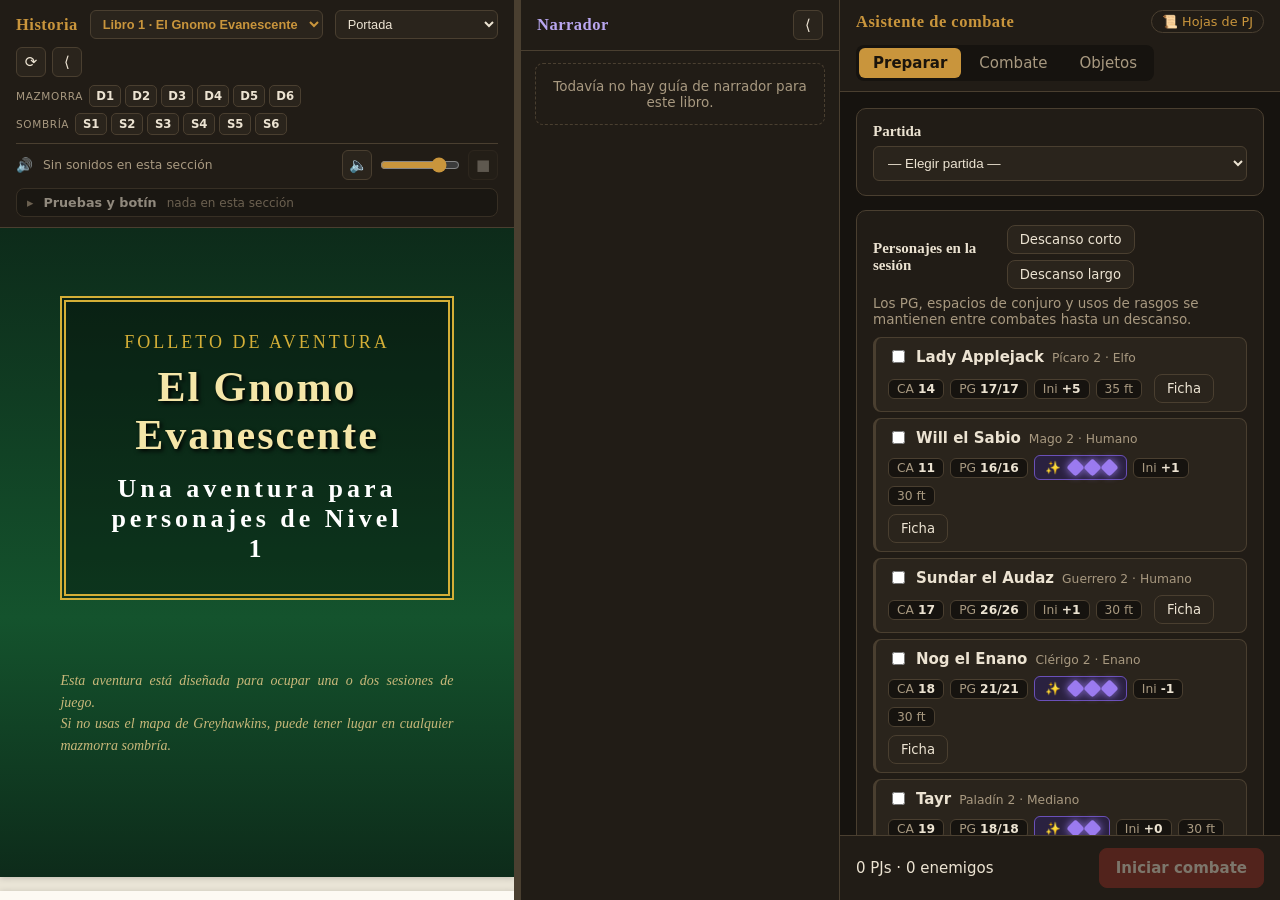
<file: index.html>
<!DOCTYPE html>
<html lang="es">
<head>
  <meta charset="UTF-8">
  <meta name="viewport" content="width=device-width, initial-scale=1.0">
  <title>Asistente de Combate</title>
  <link rel="stylesheet" href="css/styles.css">
</head>
<body>
  <div class="app" id="app">
    <!-- ============ IZQUIERDA: HISTORIA ============ -->
    <section class="col col-historia" id="colHistoria" aria-label="Historia">
      <header class="col-header col-header-historia">
        <h2>Historia</h2>
        <select id="selLibro" class="sel-libro" aria-label="Libro"></select>
        <select id="selSeccion" class="sel-seccion" aria-label="Ir a la sección" disabled>
          <option>Cargando secciones…</option>
        </select>
        <div class="col-actions">
          <button class="btn-icon" id="btnRecargarHistoria" title="Recargar historia" aria-label="Recargar historia">⟳</button>
          <button class="btn-icon" id="btnOcultarHistoria" title="Ocultar historia" aria-label="Ocultar historia">⟨</button>
        </div>
        <nav class="saltos" id="saltos" aria-label="Saltos rápidos a las áreas"></nav>
        <div class="sonidos-barra" id="sonidosBarra" aria-label="Sonidos de la sección"></div>
        <div class="panel-seccion-contenedor" id="panelSeccion" aria-label="Pruebas y botín de la sección"></div>
      </header>
      <div class="col-body col-body-historia">
        <iframe id="frameHistoria" title="Historia de la campaña"></iframe>
      </div>
    </section>

    <!-- Separador arrastrable -->
    <div class="splitter" id="splitter" role="separator" aria-orientation="vertical"
         aria-label="Redimensionar columnas" tabindex="0"></div>

    <!-- Pestaña para volver a mostrar la historia cuando está oculta -->
    <button class="historia-reabrir" id="btnMostrarHistoria" title="Mostrar historia" aria-label="Mostrar historia">
      <span>Historia</span> ⟩
    </button>

    <!-- ============ CENTRO: NARRADOR ============ -->
    <section class="col col-narrador" id="colNarrador" aria-label="Narrador">
      <header class="col-header">
        <h2>Narrador</h2>
        <div class="col-actions">
          <button class="btn-icon" id="btnOcultarNarrador" title="Ocultar narrador" aria-label="Ocultar narrador">⟨</button>
        </div>
      </header>
      <div class="col-body">
        <div id="narrador"></div>
      </div>
    </section>

    <!-- Pestaña para volver a mostrar el narrador cuando está oculto -->
    <button class="narrador-reabrir" id="btnMostrarNarrador" title="Mostrar narrador" aria-label="Mostrar narrador">
      <span>Narrador</span> ⟩
    </button>

    <!-- ============ DERECHA: COMBATE ============ -->
    <section class="col col-combate" aria-label="Asistente de combate">
      <header class="col-header">
        <h2>Asistente de combate</h2>
        <a class="enlace-hojas" href="personajes.html" target="_blank" rel="noopener" title="Hojas de personaje para los jugadores (se abre en otra pestaña)">📜 Hojas de PJ</a>
        <nav class="tabs" role="tablist">
          <button class="tab" role="tab" data-tab="preparar" id="tab-preparar" aria-controls="panel-preparar">Preparar</button>
          <button class="tab" role="tab" data-tab="combate" id="tab-combate" aria-controls="panel-combate">Combate</button>
          <button class="tab" role="tab" data-tab="objetos" id="tab-objetos" aria-controls="panel-objetos">Objetos</button>
        </nav>
      </header>

      <div class="col-body">
        <!-- PREPARAR -->
        <div class="panel" role="tabpanel" id="panel-preparar" aria-labelledby="tab-preparar"></div>

        <!-- COMBATE -->
        <div class="panel" role="tabpanel" id="panel-combate" aria-labelledby="tab-combate"></div>

        <!-- OBJETOS -->
        <div class="panel" role="tabpanel" id="panel-objetos" aria-labelledby="tab-objetos"></div>
      </div>
    </section>
  </div>

  <!-- Datos -->
  <script src="data/personajes.js"></script>
  <script src="data/armas.js"></script>
  <script src="data/hechizos.js"></script>
  <script src="data/buffs.js"></script>
  <script src="data/enemigos.js"></script>
  <script src="data/partidas.js"></script>
  <script src="data/objetos.js"></script>
  <script src="data/sonidos.js"></script>
  <script src="data/libros.js"></script>
  <script src="data/secciones.js"></script>
  <script src="data/narracion.js"></script>

  <!-- Lógica -->
  <script src="js/dialogo.js"></script>
  <script src="js/reglas.js"></script>
  <script src="js/estado.js"></script>
  <script src="js/dados.js"></script>
  <script src="js/recursos.js"></script>
  <script src="js/objetos.js"></script>
  <script src="js/preparar.js"></script>
  <script src="js/acciones.js"></script>
  <script src="js/combate.js"></script>
  <script src="js/sonidos.js"></script>
  <script src="js/secciones.js"></script>
  <script src="js/narrador.js"></script>
  <script src="js/app.js"></script>
</body>
</html>
</file>
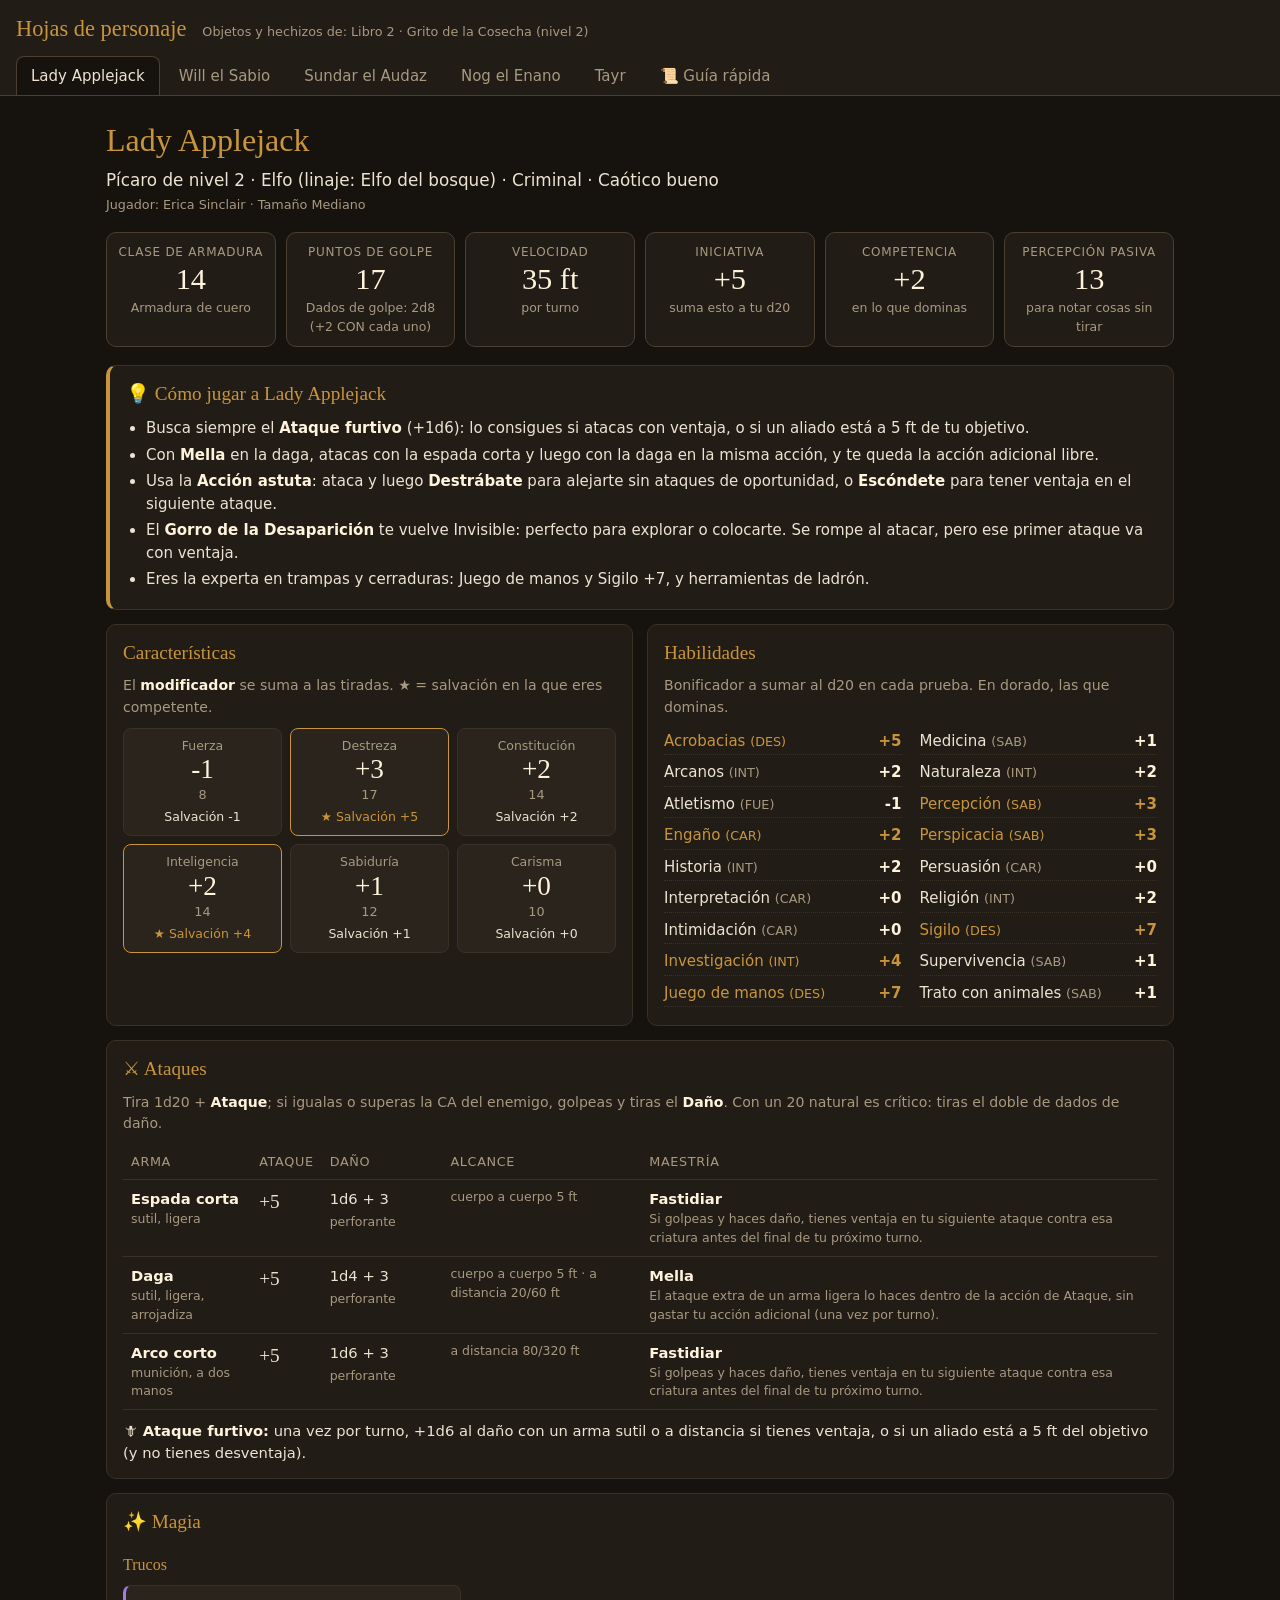
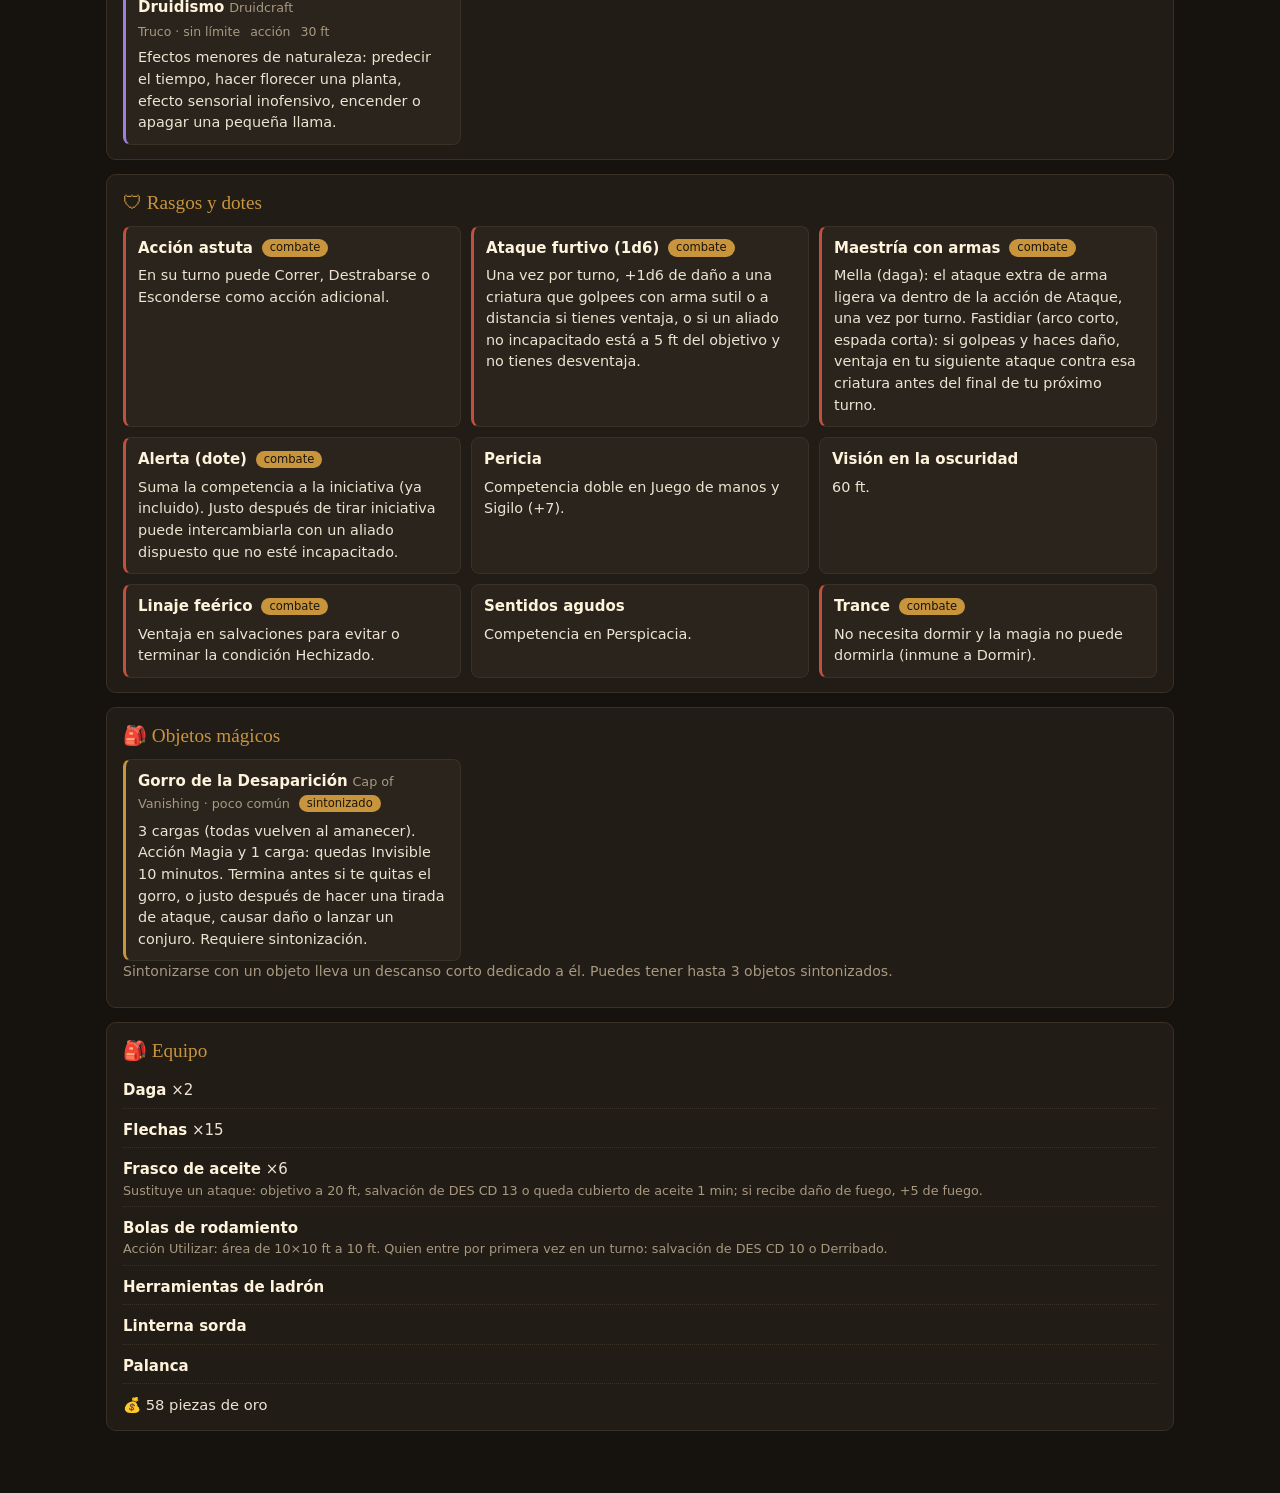
<file: personajes.html>
<!DOCTYPE html>
<html lang="es">
<head>
  <meta charset="UTF-8">
  <meta name="viewport" content="width=device-width, initial-scale=1.0">
  <title>Hojas de personaje</title>
  <link rel="stylesheet" href="css/personajes.css">
</head>
<body>
  <header class="cabecera">
    <div class="cabecera-fila">
      <h1>Hojas de personaje</h1>
      <span class="sub" id="subtitulo"></span>
    </div>
    <nav class="pestanas" id="pestanas" aria-label="Personajes"></nav>
  </header>

  <main id="hoja"></main>

  <!-- Datos (los mismos que usa el asistente de combate) -->
  <script src="data/personajes.js"></script>
  <script src="data/armas.js"></script>
  <script src="data/hechizos.js"></script>
  <script src="data/buffs.js"></script>
  <script src="data/partidas.js"></script>
  <script src="data/objetos.js"></script>
  <script src="js/reglas.js"></script>
  <script src="js/hojas.js"></script>
</body>
</html>
</file>
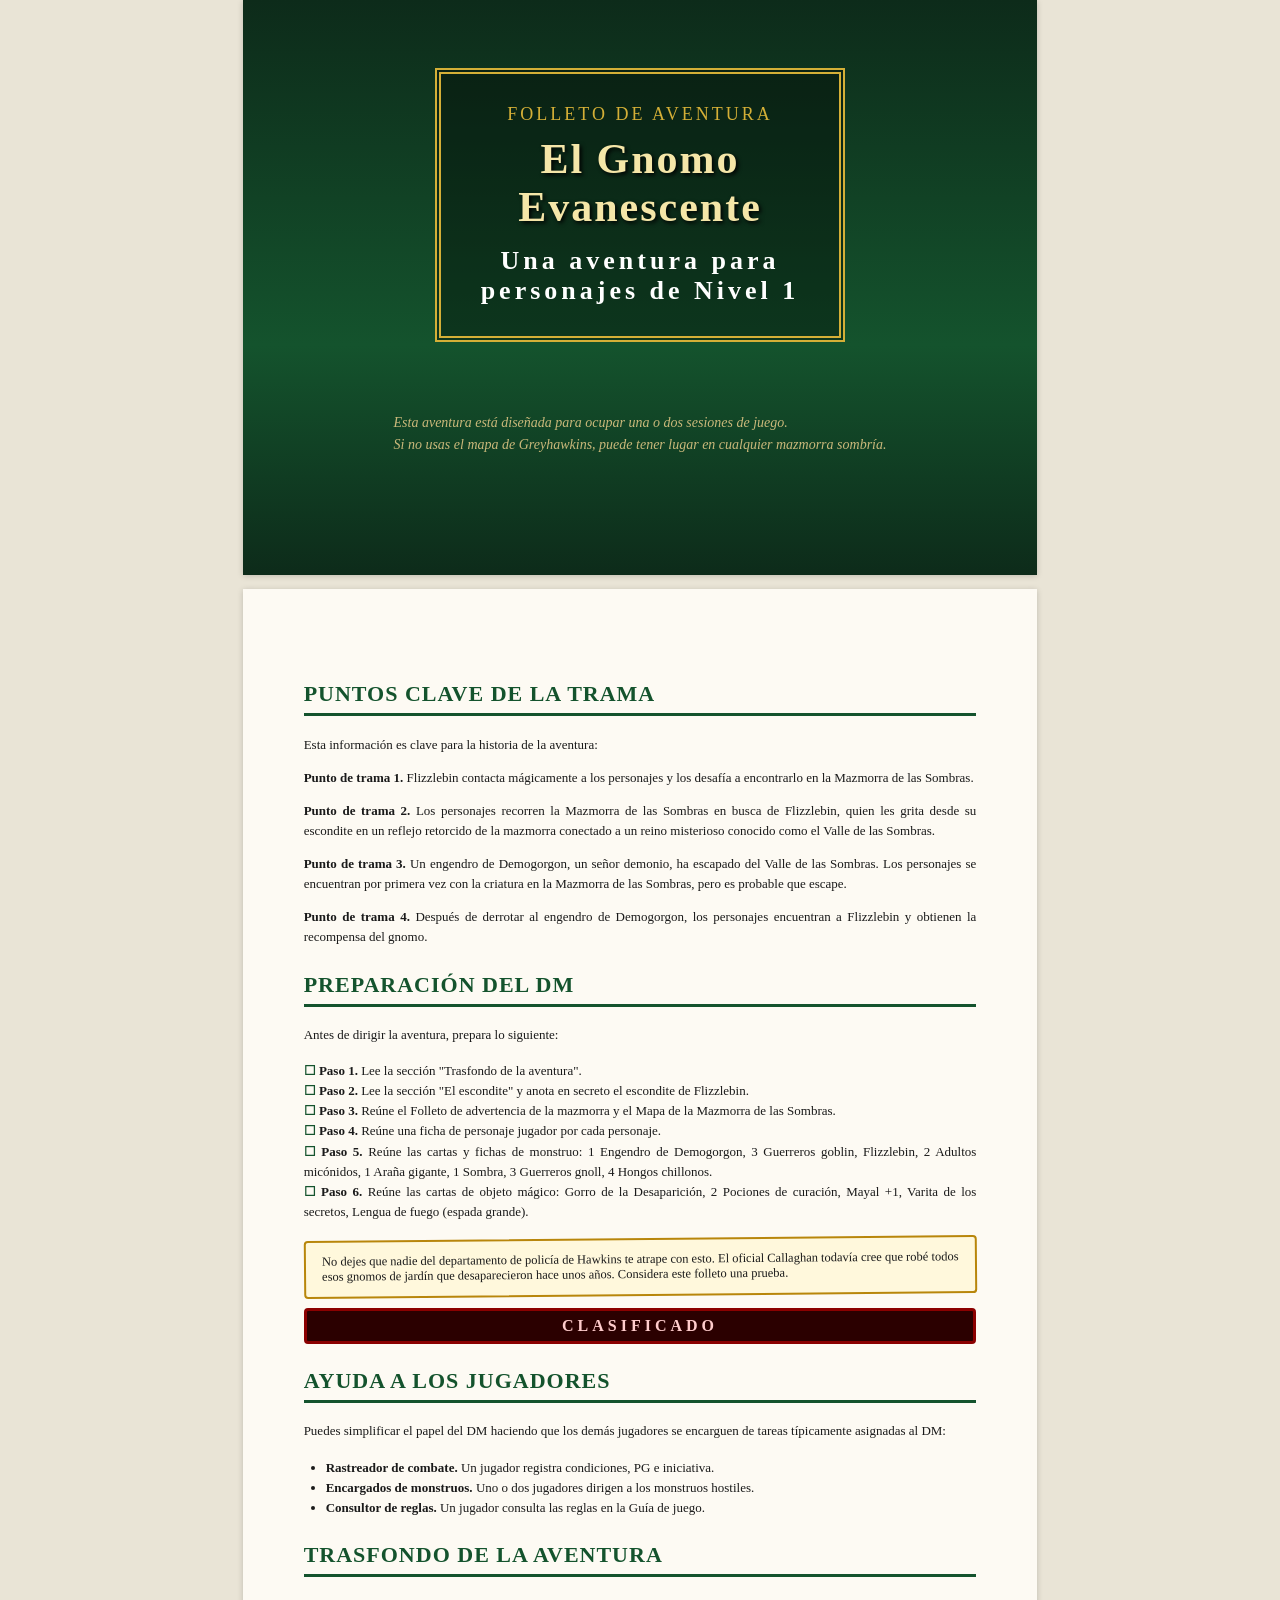
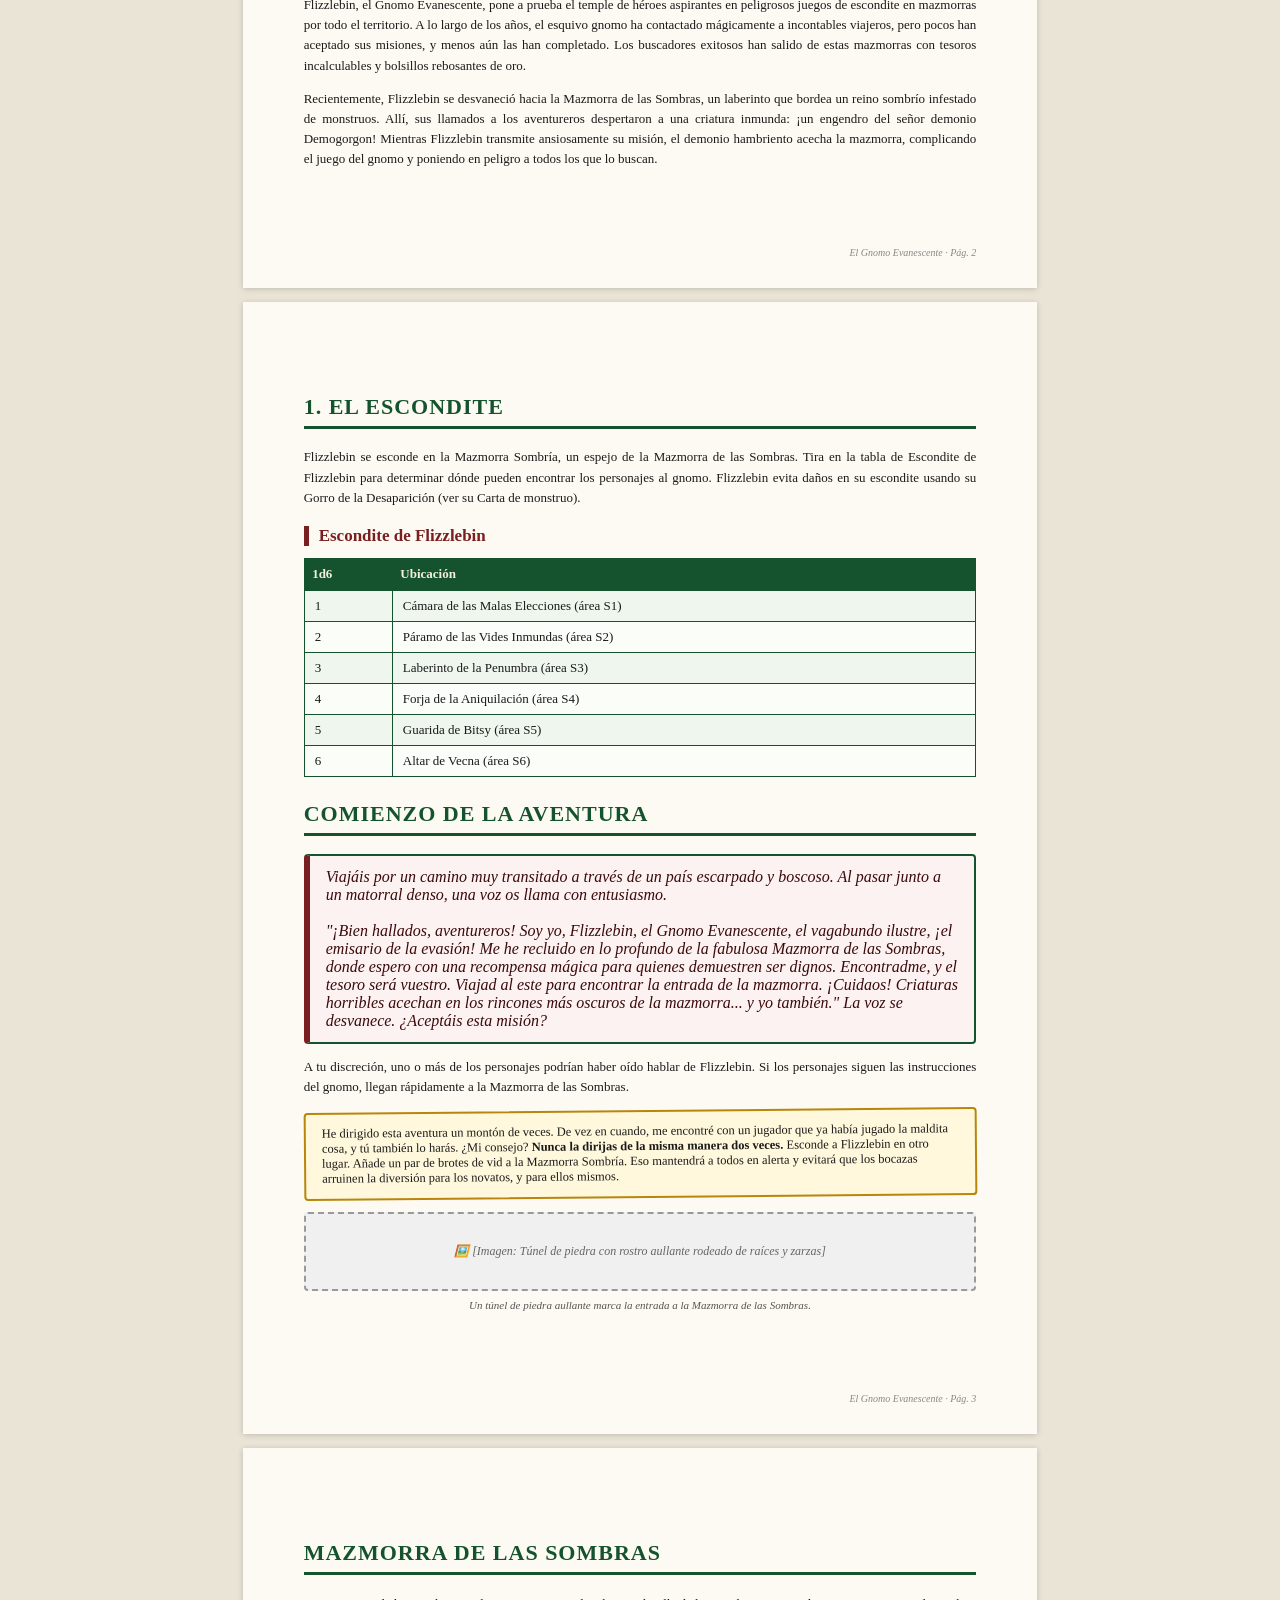
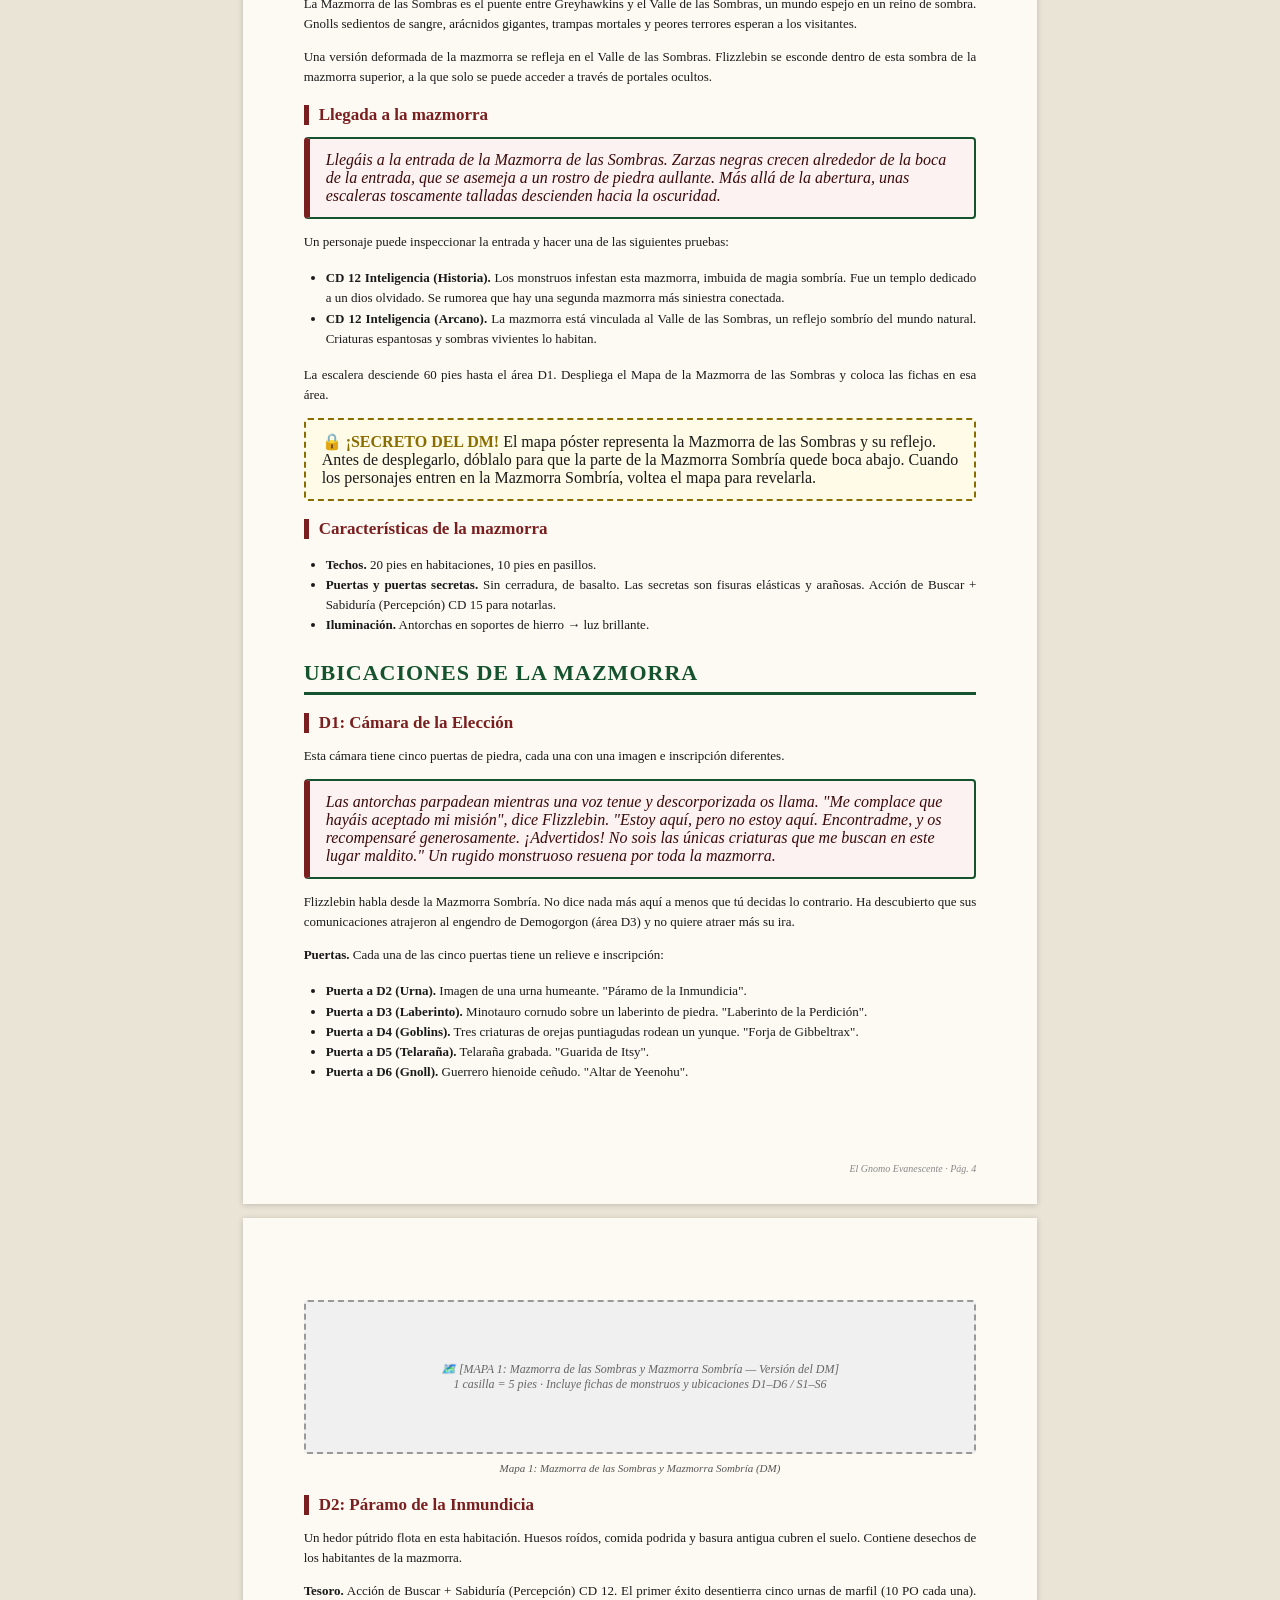
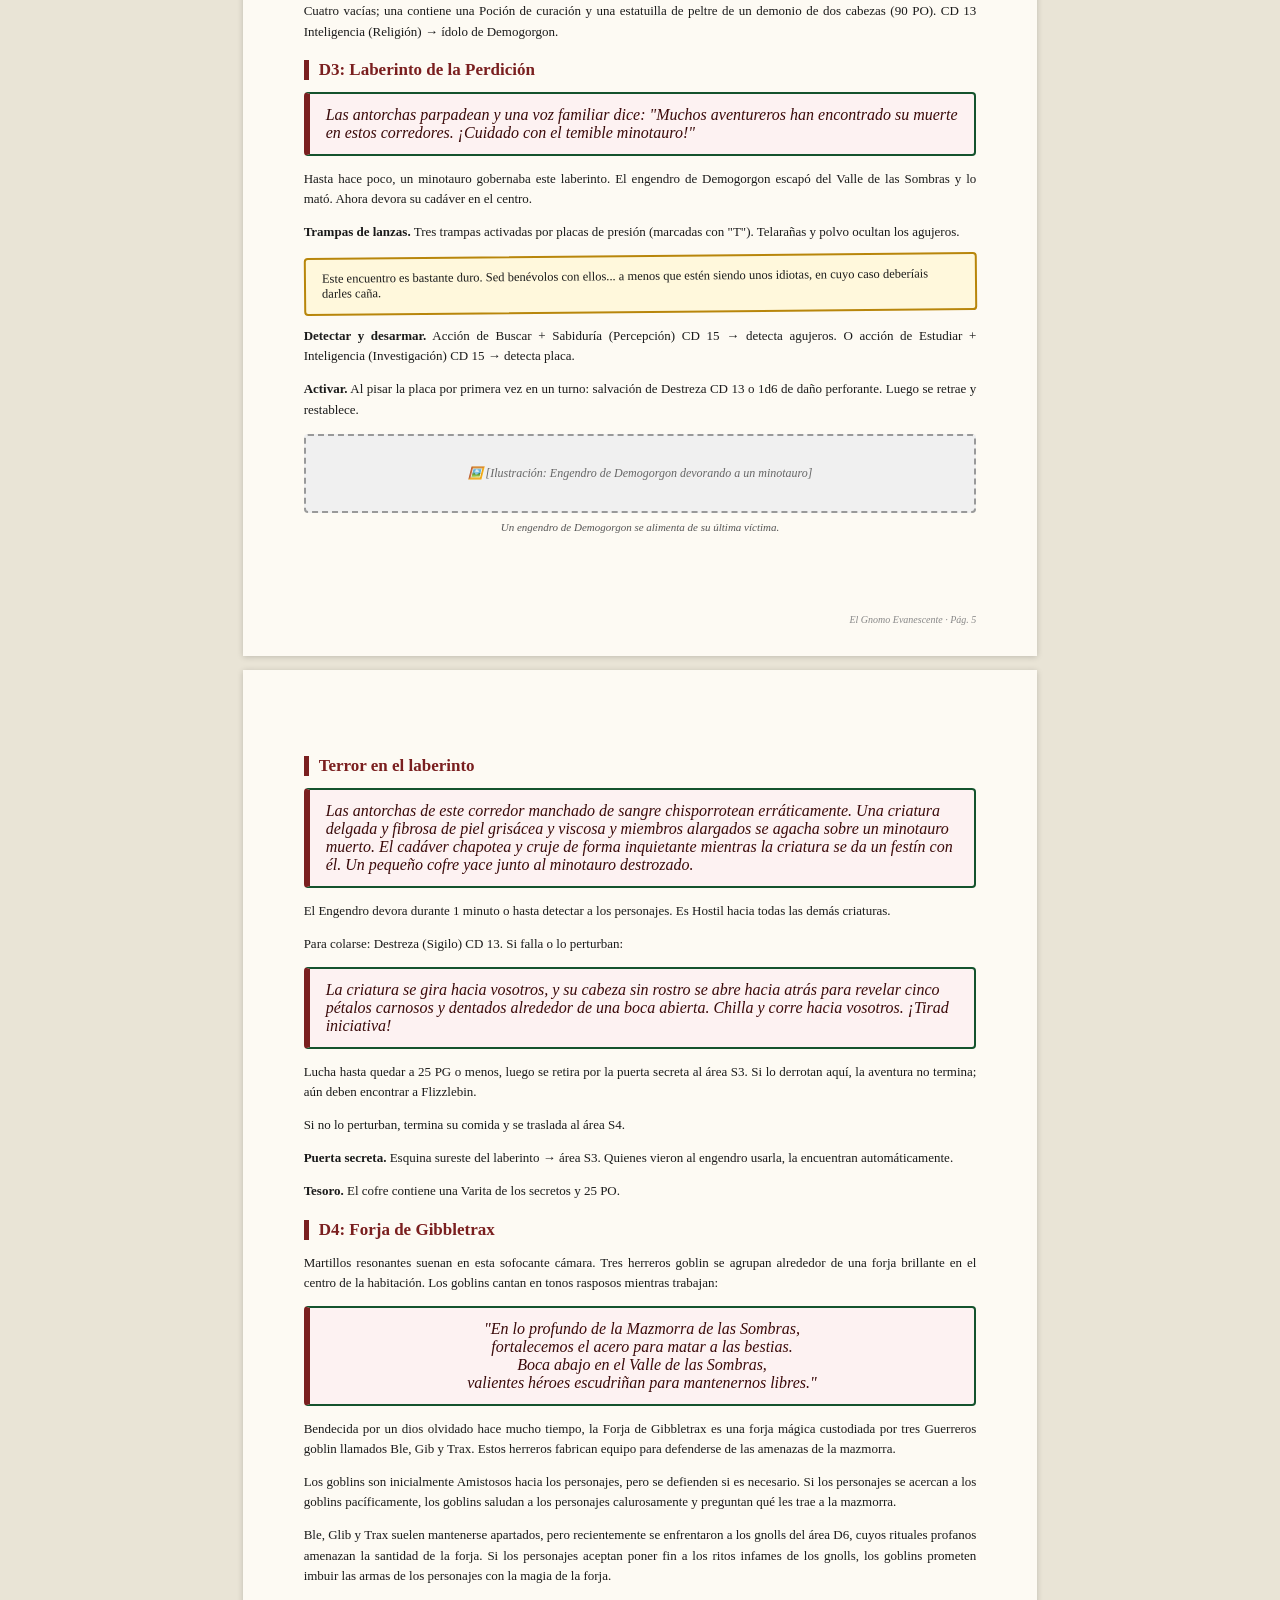
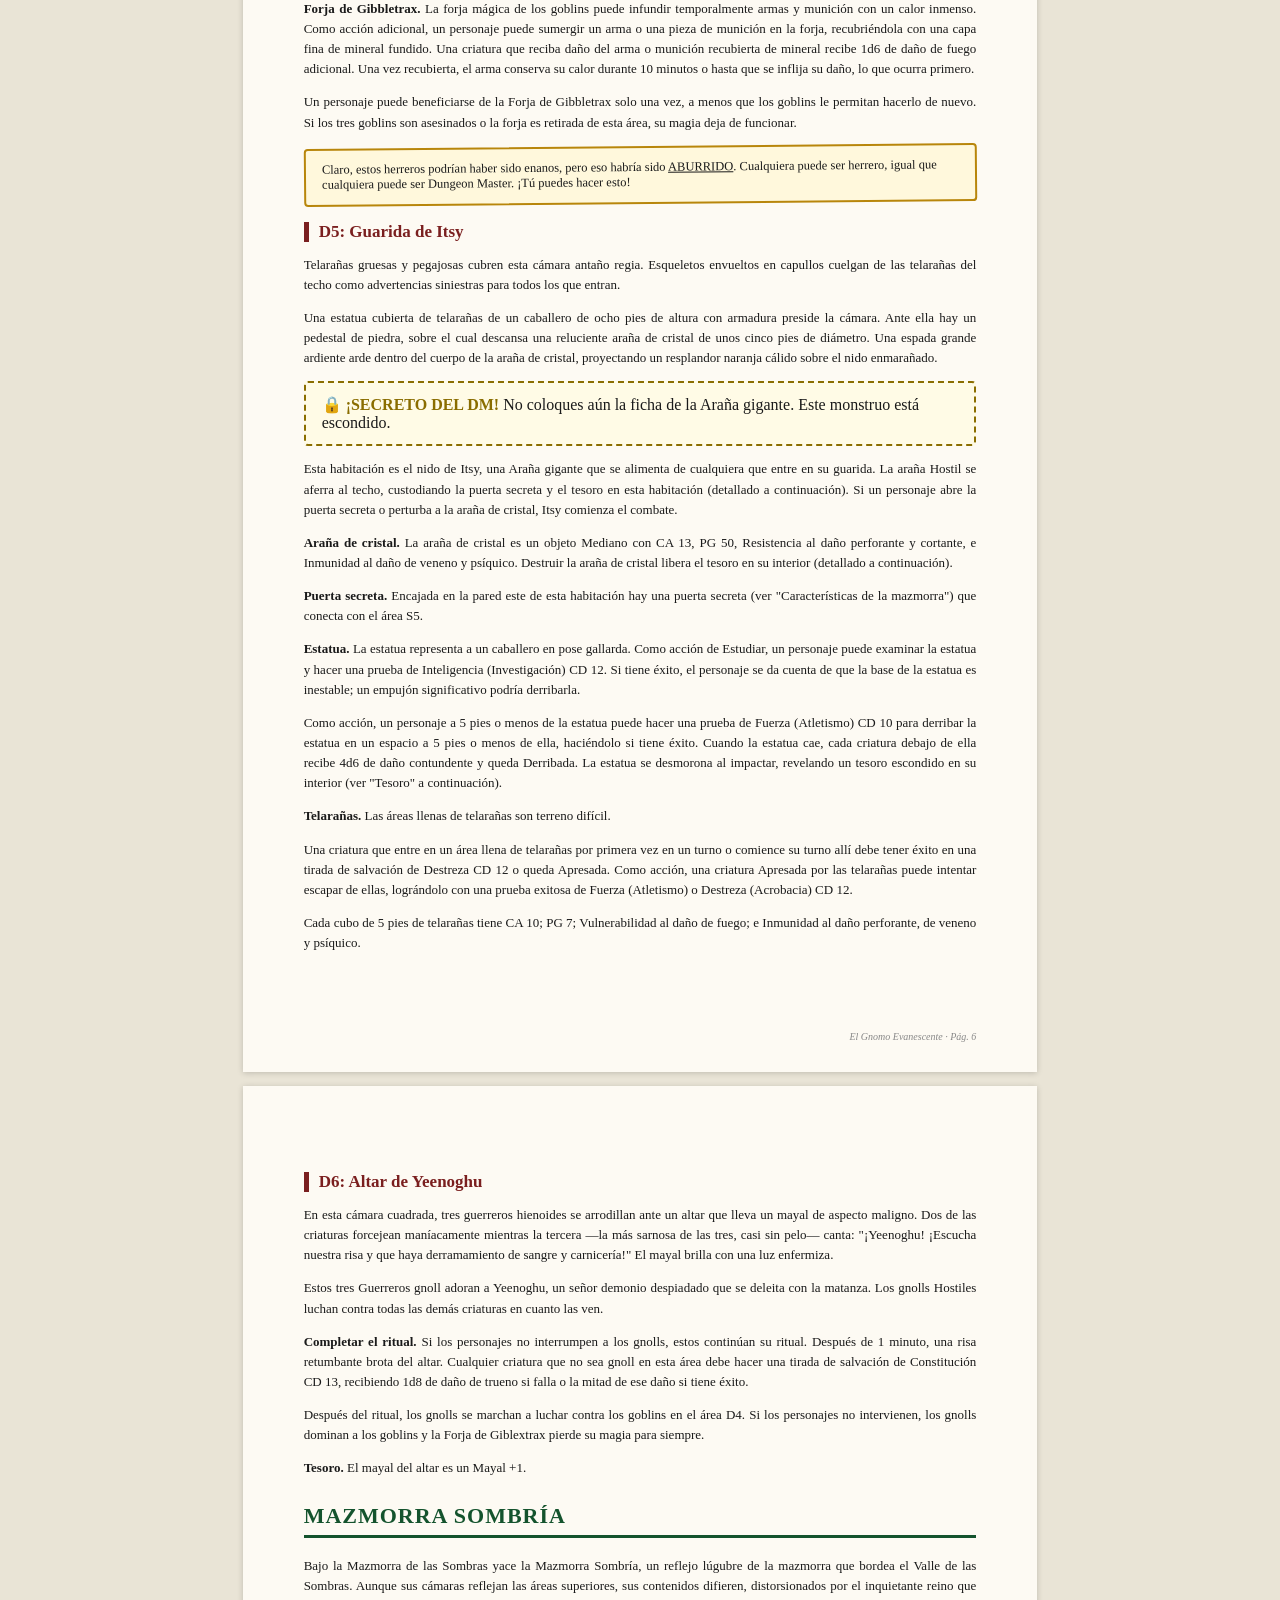
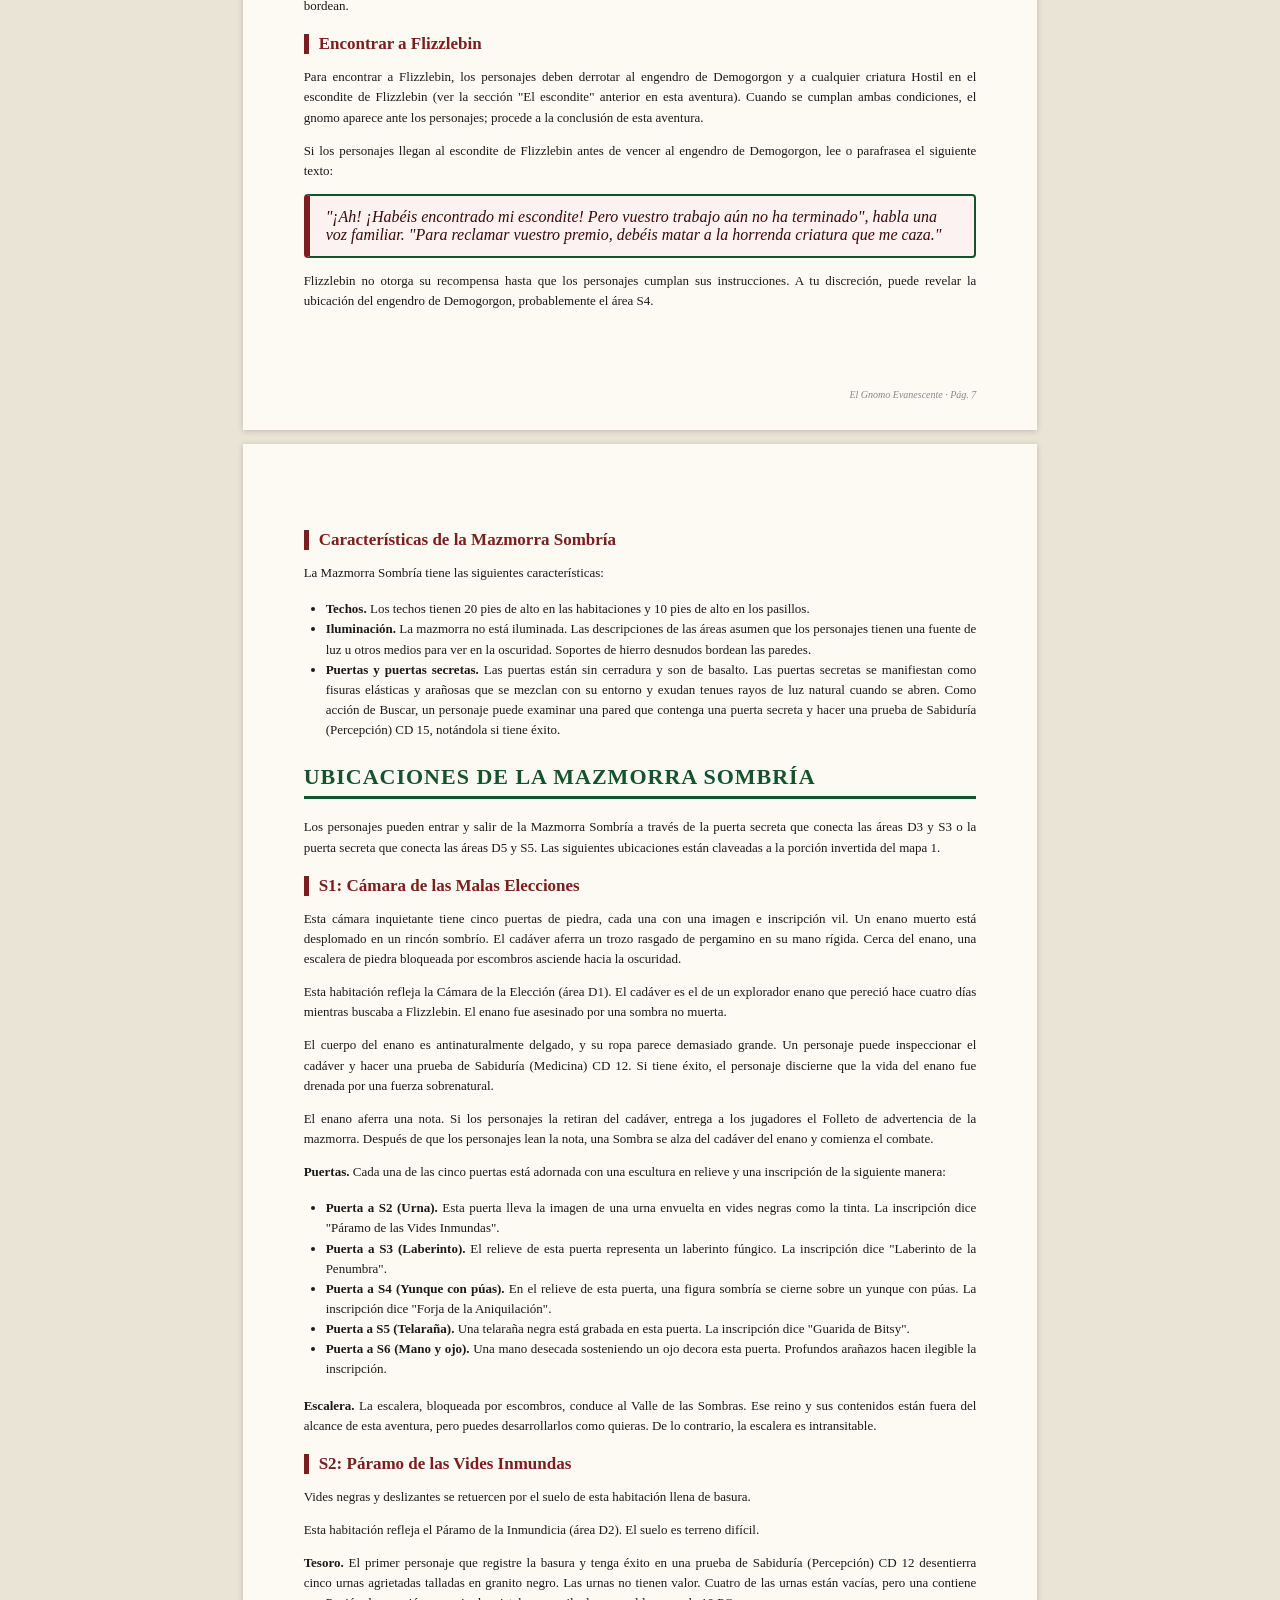
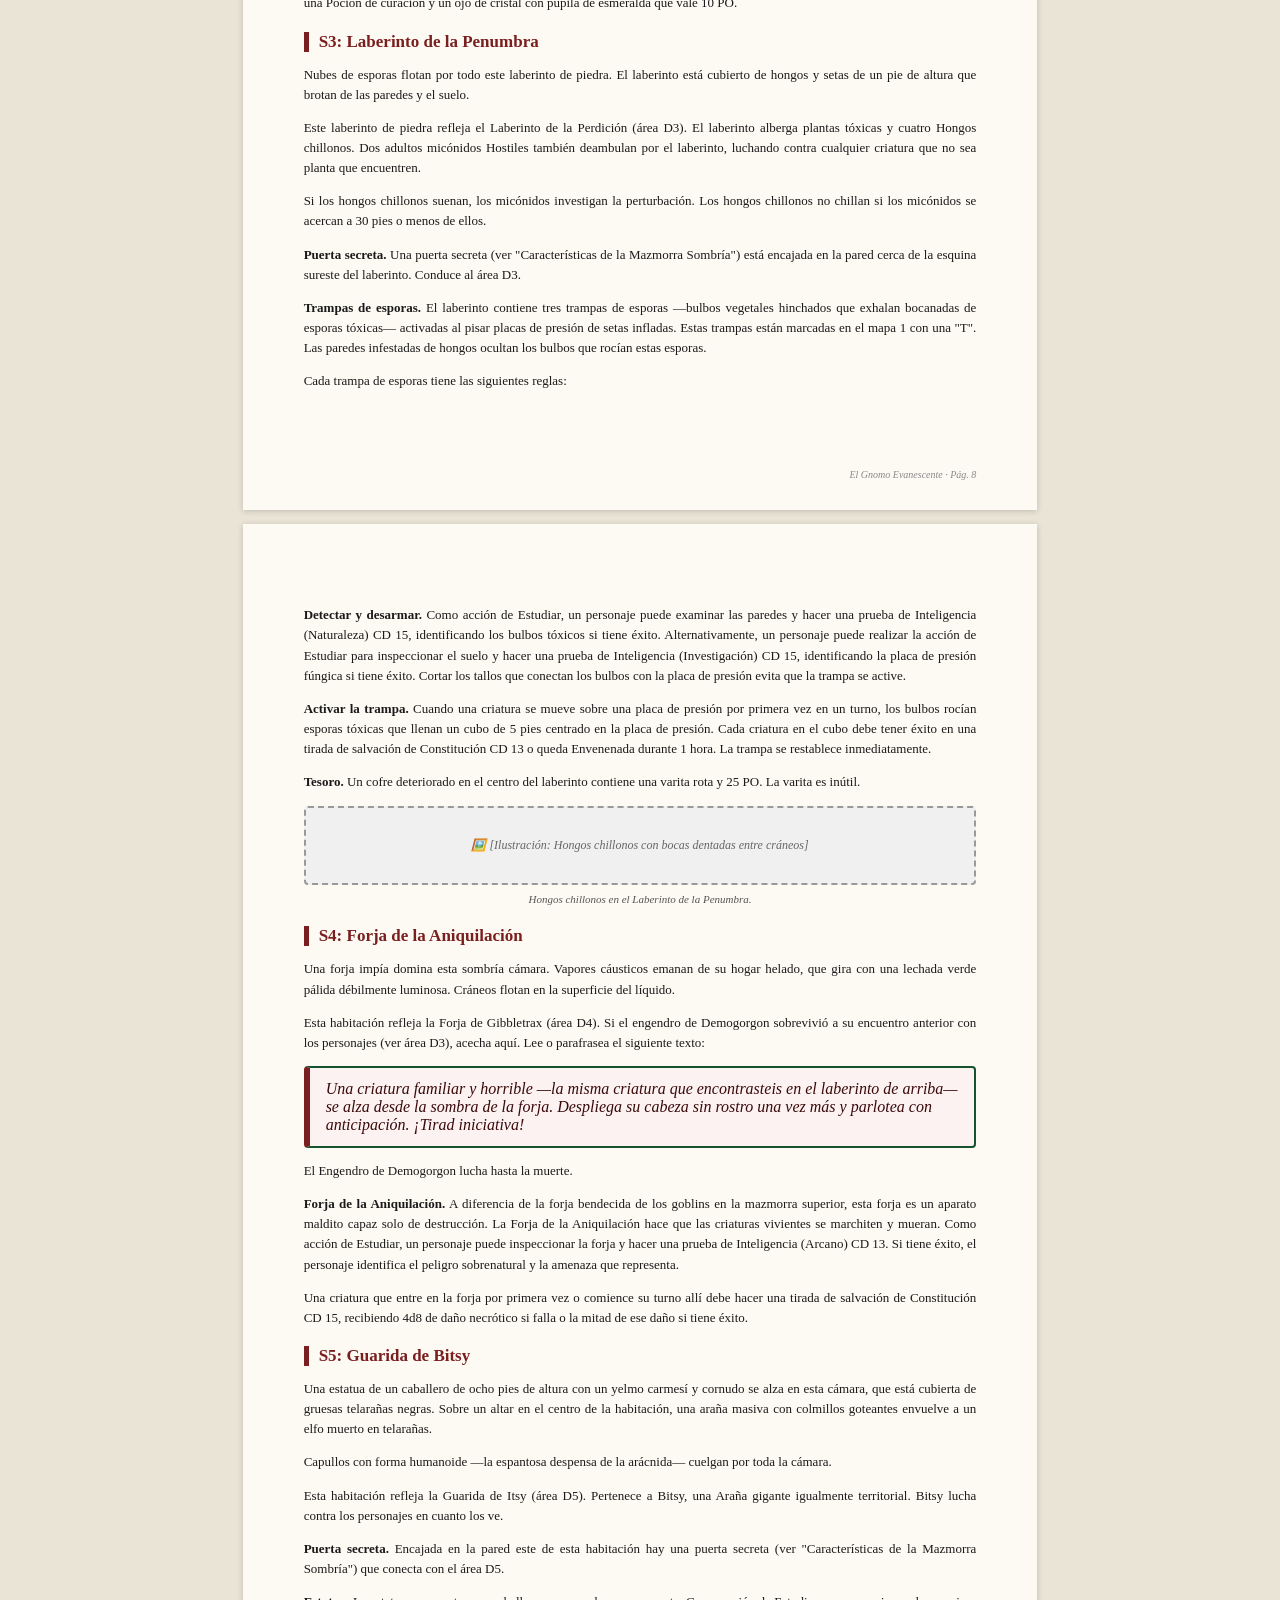
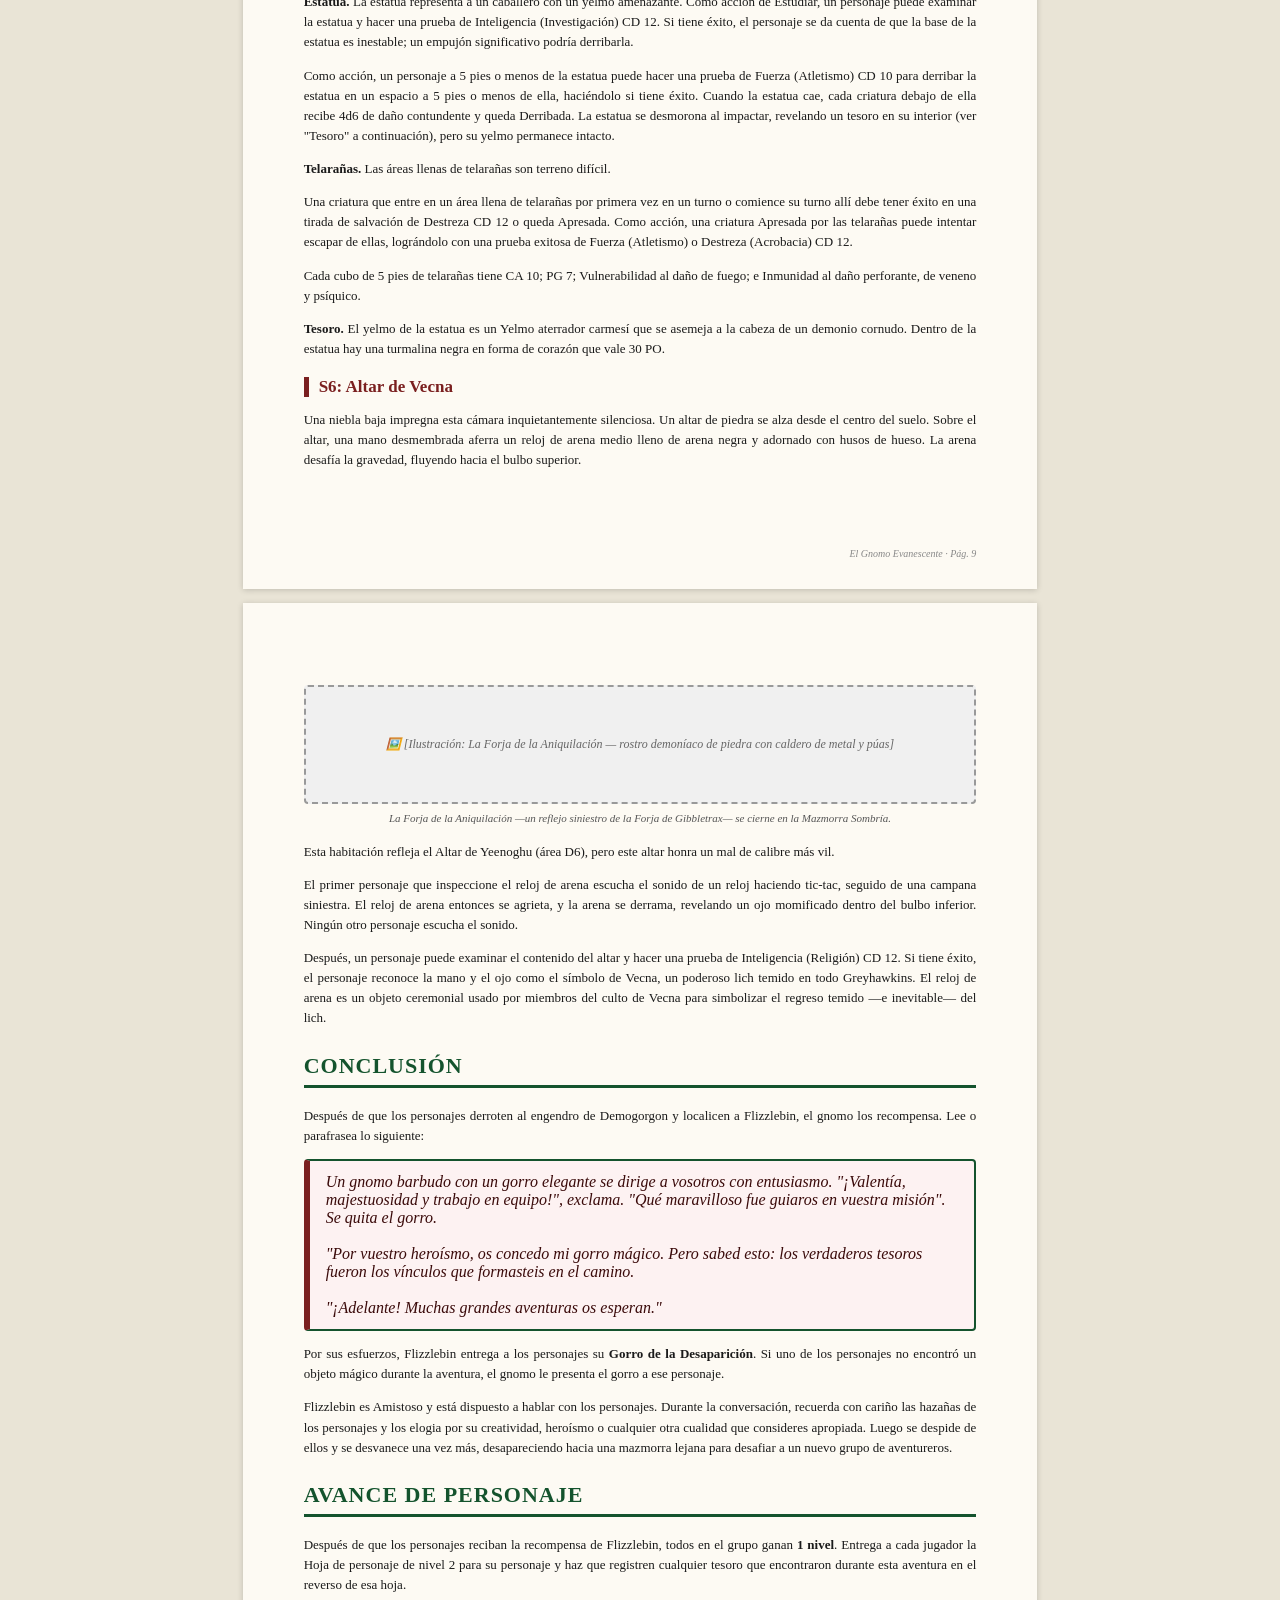
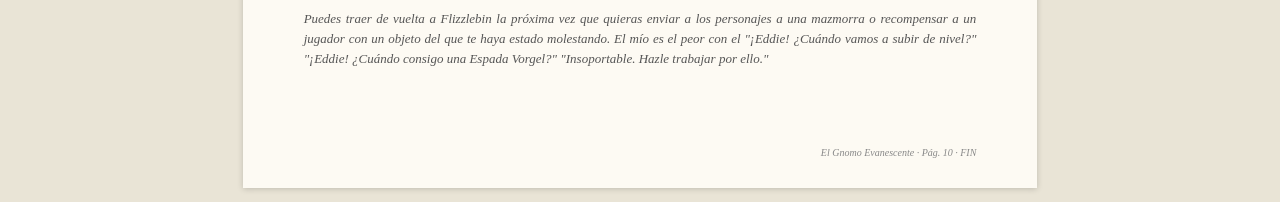
<file: historia/historia.html>
<!DOCTYPE html>
<html lang="es">
<head>
<meta charset="UTF-8">
<title>El Gnomo Evanescente - Aventura Nivel 1</title>
<style>
  @page { size: A4; margin: 0; }
  * { box-sizing: border-box; }
  body {
    font-family: 'Georgia', serif;
    color: #1a1a1a;
    margin: 0;
    padding: 0;
    background: #fff;
  }
  .page {
    width: 210mm;
    min-height: 297mm;
    padding: 18mm 16mm;
    page-break-after: always;
    position: relative;
    background: #fdfaf3;
  }
  .page:last-child { page-break-after: auto; }

  /* PORTADA */
  .cover {
    background: linear-gradient(180deg, #0d2b1a 0%, #14532d 60%, #0d2b1a 100%);
    color: #f5f0dc;
    text-align: center;
    display: flex;
    flex-direction: column;
    justify-content: center;
    align-items: center;
  }
  .cover .banner {
    border: 6px double #d4af37;
    padding: 30px 40px;
    background: rgba(0,0,0,0.35);
    margin-bottom: 40px;
  }
  .cover h1 {
    font-size: 42px;
    color: #f5e6a8;
    text-shadow: 2px 2px 4px #000;
    margin: 10px 0;
    letter-spacing: 2px;
  }
  .cover .sub {
    font-size: 18px;
    color: #d4af37;
    letter-spacing: 3px;
    text-transform: uppercase;
  }
  .cover .level {
    font-size: 26px;
    font-weight: bold;
    color: #fff;
    margin-top: 15px;
    letter-spacing: 4px;
  }
  .cover .tagline {
    font-style: italic;
    color: #c9b87a;
    margin-top: 30px;
    font-size: 14px;
  }

  /* TIPOGRAFÍA */
  h2 {
    color: #14532d;
    border-bottom: 3px solid #14532d;
    padding-bottom: 6px;
    font-size: 22px;
    margin-top: 24px;
    text-transform: uppercase;
    letter-spacing: 1px;
  }
  h3 {
    color: #7a1f1f;
    font-size: 17px;
    margin: 18px 0 8px;
    border-left: 5px solid #7a1f1f;
    padding-left: 10px;
  }
  h4 {
    color: #14532d;
    font-size: 15px;
    margin: 14px 0 6px;
    font-variant: small-caps;
  }
  p, li { font-size: 13px; line-height: 1.55; text-align: justify; }
  ul, ol { padding-left: 22px; }

  /* CAJAS ESPECIALES */
  .box {
    border: 2px solid #14532d;
    background: #eef6ee;
    padding: 12px 16px;
    margin: 12px 0;
    border-radius: 4px;
  }
  .box.read {
    border-left: 6px solid #7a1f1f;
    background: #fdf2f2;
    font-style: italic;
    color: #3a0a0a;
  }
  .box.secret {
    border: 2px dashed #8a6d00;
    background: #fffbe6;
  }
  .box.secret::before {
    content: "🔒 ¡SECRETO DEL DM! ";
    font-weight: bold;
    color: #8a6d00;
    font-style: normal;
  }
  .box.note {
    border: 2px solid #b8860b;
    background: #fff8dc;
    font-family: 'Comic Sans MS', cursive;
    font-size: 12.5px;
    transform: rotate(-0.5deg);
  }
  .box.classified {
    border: 3px solid #8b0000;
    background: #2b0000;
    color: #ffcccc;
    text-align: center;
    font-weight: bold;
    letter-spacing: 4px;
    padding: 6px;
  }

  /* TABLAS */
  table {
    width: 100%;
    border-collapse: collapse;
    margin: 12px 0;
    font-size: 13px;
  }
  th {
    background: #14532d;
    color: #f5f0dc;
    padding: 8px;
    text-align: left;
  }
  td {
    border: 1px solid #14532d;
    padding: 7px 10px;
    background: #fbfdf9;
  }
  tr:nth-child(even) td { background: #eef6ee; }

  /* CHECKLIST */
  .checklist { list-style: none; padding-left: 0; }
  .checklist li::before { content: "☐ "; color: #14532d; font-weight: bold; }

  .img-placeholder {
    border: 2px dashed #999;
    background: #f0f0f0;
    color: #666;
    text-align: center;
    padding: 30px 10px;
    font-style: italic;
    font-size: 12px;
    margin: 14px 0;
    border-radius: 4px;
  }
  .img-caption {
    font-size: 11px;
    font-style: italic;
    text-align: center;
    color: #555;
    margin-top: -8px;
    margin-bottom: 14px;
  }
  .footer {
    position: absolute;
    bottom: 8mm;
    right: 16mm;
    font-size: 10px;
    color: #888;
    font-style: italic;
  }
</style>
</head>
<body>

<!-- ================= PÁGINA 1: PORTADA ================= -->
<div class="page cover">
  <div class="banner">
    <div class="sub">Folleto de Aventura</div>
    <h1>El Gnomo<br>Evanescente</h1>
    <div class="level">Una aventura para<br>personajes de Nivel 1</div>
  </div>
  <p class="tagline">Esta aventura está diseñada para ocupar una o dos sesiones de juego.<br>
  Si no usas el mapa de Greyhawkins, puede tener lugar en cualquier mazmorra sombría.</p>
</div>

<!-- ================= PÁGINA 2: PUNTOS CLAVE + PREP + AYUDA + TRASFONDO ================= -->
<div class="page">
  <h2>Puntos clave de la trama</h2>
  <p>Esta información es clave para la historia de la aventura:</p>
  <p><strong>Punto de trama 1.</strong> Flizzlebin contacta mágicamente a los personajes y los desafía a encontrarlo en la Mazmorra de las Sombras.</p>
  <p><strong>Punto de trama 2.</strong> Los personajes recorren la Mazmorra de las Sombras en busca de Flizzlebin, quien les grita desde su escondite en un reflejo retorcido de la mazmorra conectado a un reino misterioso conocido como el Valle de las Sombras.</p>
  <p><strong>Punto de trama 3.</strong> Un engendro de Demogorgon, un señor demonio, ha escapado del Valle de las Sombras. Los personajes se encuentran por primera vez con la criatura en la Mazmorra de las Sombras, pero es probable que escape.</p>
  <p><strong>Punto de trama 4.</strong> Después de derrotar al engendro de Demogorgon, los personajes encuentran a Flizzlebin y obtienen la recompensa del gnomo.</p>

  <h2>Preparación del DM</h2>
  <p>Antes de dirigir la aventura, prepara lo siguiente:</p>
  <ul class="checklist">
    <li><strong>Paso 1.</strong> Lee la sección "Trasfondo de la aventura".</li>
    <li><strong>Paso 2.</strong> Lee la sección "El escondite" y anota en secreto el escondite de Flizzlebin.</li>
    <li><strong>Paso 3.</strong> Reúne el Folleto de advertencia de la mazmorra y el Mapa de la Mazmorra de las Sombras.</li>
    <li><strong>Paso 4.</strong> Reúne una ficha de personaje jugador por cada personaje.</li>
    <li><strong>Paso 5.</strong> Reúne las cartas y fichas de monstruo: 1 Engendro de Demogorgon, 3 Guerreros goblin, Flizzlebin, 2 Adultos micónidos, 1 Araña gigante, 1 Sombra, 3 Guerreros gnoll, 4 Hongos chillonos.</li>
    <li><strong>Paso 6.</strong> Reúne las cartas de objeto mágico: Gorro de la Desaparición, 2 Pociones de curación, Mayal +1, Varita de los secretos, Lengua de fuego (espada grande).</li>
  </ul>

  <div class="box note">
    No dejes que nadie del departamento de policía de Hawkins te atrape con esto. El oficial Callaghan todavía cree que robé todos esos gnomos de jardín que desaparecieron hace unos años. Considera este folleto una prueba.
  </div>

  <div class="box classified">CLASIFICADO</div>

  <h2>Ayuda a los jugadores</h2>
  <p>Puedes simplificar el papel del DM haciendo que los demás jugadores se encarguen de tareas típicamente asignadas al DM:</p>
  <ul>
    <li><strong>Rastreador de combate.</strong> Un jugador registra condiciones, PG e iniciativa.</li>
    <li><strong>Encargados de monstruos.</strong> Uno o dos jugadores dirigen a los monstruos hostiles.</li>
    <li><strong>Consultor de reglas.</strong> Un jugador consulta las reglas en la Guía de juego.</li>
  </ul>

  <h2>Trasfondo de la aventura</h2>
  <p>Flizzlebin, el Gnomo Evanescente, pone a prueba el temple de héroes aspirantes en peligrosos juegos de escondite en mazmorras por todo el territorio. A lo largo de los años, el esquivo gnomo ha contactado mágicamente a incontables viajeros, pero pocos han aceptado sus misiones, y menos aún las han completado. Los buscadores exitosos han salido de estas mazmorras con tesoros incalculables y bolsillos rebosantes de oro.</p>
  <p>Recientemente, Flizzlebin se desvaneció hacia la Mazmorra de las Sombras, un laberinto que bordea un reino sombrío infestado de monstruos. Allí, sus llamados a los aventureros despertaron a una criatura inmunda: ¡un engendro del señor demonio Demogorgon! Mientras Flizzlebin transmite ansiosamente su misión, el demonio hambriento acecha la mazmorra, complicando el juego del gnomo y poniendo en peligro a todos los que lo buscan.</p>
  <div class="footer">El Gnomo Evanescente · Pág. 2</div>
</div>

<!-- ================= PÁGINA 3: EL ESCONDITE + INICIO ================= -->
<div class="page">
  <h2>1. El escondite</h2>
  <p>Flizzlebin se esconde en la Mazmorra Sombría, un espejo de la Mazmorra de las Sombras. Tira en la tabla de Escondite de Flizzlebin para determinar dónde pueden encontrar los personajes al gnomo. Flizzlebin evita daños en su escondite usando su Gorro de la Desaparición (ver su Carta de monstruo).</p>

  <h3>Escondite de Flizzlebin</h3>
  <table>
    <tr><th>1d6</th><th>Ubicación</th></tr>
    <tr><td>1</td><td>Cámara de las Malas Elecciones (área S1)</td></tr>
    <tr><td>2</td><td>Páramo de las Vides Inmundas (área S2)</td></tr>
    <tr><td>3</td><td>Laberinto de la Penumbra (área S3)</td></tr>
    <tr><td>4</td><td>Forja de la Aniquilación (área S4)</td></tr>
    <tr><td>5</td><td>Guarida de Bitsy (área S5)</td></tr>
    <tr><td>6</td><td>Altar de Vecna (área S6)</td></tr>
  </table>

  <h2>Comienzo de la aventura</h2>
  <div class="box read">
    Viajáis por un camino muy transitado a través de un país escarpado y boscoso. Al pasar junto a un matorral denso, una voz os llama con entusiasmo.<br><br>
    "¡Bien hallados, aventureros! Soy yo, Flizzlebin, el Gnomo Evanescente, el vagabundo ilustre, ¡el emisario de la evasión! Me he recluido en lo profundo de la fabulosa Mazmorra de las Sombras, donde espero con una recompensa mágica para quienes demuestren ser dignos. Encontradme, y el tesoro será vuestro. Viajad al este para encontrar la entrada de la mazmorra. ¡Cuidaos! Criaturas horribles acechan en los rincones más oscuros de la mazmorra... y yo también." La voz se desvanece. ¿Aceptáis esta misión?
  </div>
  <p>A tu discreción, uno o más de los personajes podrían haber oído hablar de Flizzlebin. Si los personajes siguen las instrucciones del gnomo, llegan rápidamente a la Mazmorra de las Sombras.</p>

  <div class="box note">
    He dirigido esta aventura un montón de veces. De vez en cuando, me encontré con un jugador que ya había jugado la maldita cosa, y tú también lo harás. ¿Mi consejo? <strong>Nunca la dirijas de la misma manera dos veces.</strong> Esconde a Flizzlebin en otro lugar. Añade un par de brotes de vid a la Mazmorra Sombría. Eso mantendrá a todos en alerta y evitará que los bocazas arruinen la diversión para los novatos, y para ellos mismos.
  </div>

  <div class="img-placeholder">🖼️ [Imagen: Túnel de piedra con rostro aullante rodeado de raíces y zarzas]</div>
  <p class="img-caption">Un túnel de piedra aullante marca la entrada a la Mazmorra de las Sombras.</p>
  <div class="footer">El Gnomo Evanescente · Pág. 3</div>
</div>

<!-- ================= PÁGINA 4: MAZMORRA DE LAS SOMBRAS + D1 ================= -->
<div class="page">
  <h2>Mazmorra de las Sombras</h2>
  <p>La Mazmorra de las Sombras es el puente entre Greyhawkins y el Valle de las Sombras, un mundo espejo en un reino de sombra. Gnolls sedientos de sangre, arácnidos gigantes, trampas mortales y peores terrores esperan a los visitantes.</p>
  <p>Una versión deformada de la mazmorra se refleja en el Valle de las Sombras. Flizzlebin se esconde dentro de esta sombra de la mazmorra superior, a la que solo se puede acceder a través de portales ocultos.</p>

  <h3>Llegada a la mazmorra</h3>
  <div class="box read">
    Llegáis a la entrada de la Mazmorra de las Sombras. Zarzas negras crecen alrededor de la boca de la entrada, que se asemeja a un rostro de piedra aullante. Más allá de la abertura, unas escaleras toscamente talladas descienden hacia la oscuridad.
  </div>
  <p>Un personaje puede inspeccionar la entrada y hacer una de las siguientes pruebas:</p>
  <ul>
    <li><strong>CD 12 Inteligencia (Historia).</strong> Los monstruos infestan esta mazmorra, imbuida de magia sombría. Fue un templo dedicado a un dios olvidado. Se rumorea que hay una segunda mazmorra más siniestra conectada.</li>
    <li><strong>CD 12 Inteligencia (Arcano).</strong> La mazmorra está vinculada al Valle de las Sombras, un reflejo sombrío del mundo natural. Criaturas espantosas y sombras vivientes lo habitan.</li>
  </ul>
  <p>La escalera desciende 60 pies hasta el área D1. Despliega el Mapa de la Mazmorra de las Sombras y coloca las fichas en esa área.</p>

  <div class="box secret">
    El mapa póster representa la Mazmorra de las Sombras y su reflejo. Antes de desplegarlo, dóblalo para que la parte de la Mazmorra Sombría quede boca abajo. Cuando los personajes entren en la Mazmorra Sombría, voltea el mapa para revelarla.
  </div>

  <h3>Características de la mazmorra</h3>
  <ul>
    <li><strong>Techos.</strong> 20 pies en habitaciones, 10 pies en pasillos.</li>
    <li><strong>Puertas y puertas secretas.</strong> Sin cerradura, de basalto. Las secretas son fisuras elásticas y arañosas. Acción de Buscar + Sabiduría (Percepción) CD 15 para notarlas.</li>
    <li><strong>Iluminación.</strong> Antorchas en soportes de hierro → luz brillante.</li>
  </ul>

  <h2>Ubicaciones de la mazmorra</h2>

  <h3>D1: Cámara de la Elección</h3>
  <p>Esta cámara tiene cinco puertas de piedra, cada una con una imagen e inscripción diferentes.</p>
  <div class="box read">
    Las antorchas parpadean mientras una voz tenue y descorporizada os llama. "Me complace que hayáis aceptado mi misión", dice Flizzlebin. "Estoy aquí, pero no estoy aquí. Encontradme, y os recompensaré generosamente. ¡Advertidos! No sois las únicas criaturas que me buscan en este lugar maldito." Un rugido monstruoso resuena por toda la mazmorra.
  </div>
  <p>Flizzlebin habla desde la Mazmorra Sombría. No dice nada más aquí a menos que tú decidas lo contrario. Ha descubierto que sus comunicaciones atrajeron al engendro de Demogorgon (área D3) y no quiere atraer más su ira.</p>
  <p><strong>Puertas.</strong> Cada una de las cinco puertas tiene un relieve e inscripción:</p>
  <ul>
    <li><strong>Puerta a D2 (Urna).</strong> Imagen de una urna humeante. "Páramo de la Inmundicia".</li>
    <li><strong>Puerta a D3 (Laberinto).</strong> Minotauro cornudo sobre un laberinto de piedra. "Laberinto de la Perdición".</li>
    <li><strong>Puerta a D4 (Goblins).</strong> Tres criaturas de orejas puntiagudas rodean un yunque. "Forja de Gibbeltrax".</li>
    <li><strong>Puerta a D5 (Telaraña).</strong> Telaraña grabada. "Guarida de Itsy".</li>
    <li><strong>Puerta a D6 (Gnoll).</strong> Guerrero hienoide ceñudo. "Altar de Yeenohu".</li>
  </ul>
  <div class="footer">El Gnomo Evanescente · Pág. 4</div>
</div>

<!-- ================= PÁGINA 5: MAPA + D2 + D3 (INICIO) ================= -->
<div class="page">
  <div class="img-placeholder" style="padding: 60px 10px;">
    🗺️ [MAPA 1: Mazmorra de las Sombras y Mazmorra Sombría — Versión del DM]<br>
    1 casilla = 5 pies · Incluye fichas de monstruos y ubicaciones D1–D6 / S1–S6
  </div>
  <p class="img-caption">Mapa 1: Mazmorra de las Sombras y Mazmorra Sombría (DM)</p>

  <h3>D2: Páramo de la Inmundicia</h3>
  <p>Un hedor pútrido flota en esta habitación. Huesos roídos, comida podrida y basura antigua cubren el suelo. Contiene desechos de los habitantes de la mazmorra.</p>
  <p><strong>Tesoro.</strong> Acción de Buscar + Sabiduría (Percepción) CD 12. El primer éxito desentierra cinco urnas de marfil (10 PO cada una). Cuatro vacías; una contiene una Poción de curación y una estatuilla de peltre de un demonio de dos cabezas (90 PO). CD 13 Inteligencia (Religión) → ídolo de Demogorgon.</p>

  <h3>D3: Laberinto de la Perdición</h3>
  <div class="box read">
    Las antorchas parpadean y una voz familiar dice: "Muchos aventureros han encontrado su muerte en estos corredores. ¡Cuidado con el temible minotauro!"
  </div>
  <p>Hasta hace poco, un minotauro gobernaba este laberinto. El engendro de Demogorgon escapó del Valle de las Sombras y lo mató. Ahora devora su cadáver en el centro.</p>
  <p><strong>Trampas de lanzas.</strong> Tres trampas activadas por placas de presión (marcadas con "T"). Telarañas y polvo ocultan los agujeros.</p>

  <div class="box note">
    Este encuentro es bastante duro. Sed benévolos con ellos... a menos que estén siendo unos idiotas, en cuyo caso deberíais darles caña.
  </div>

  <p><strong>Detectar y desarmar.</strong> Acción de Buscar + Sabiduría (Percepción) CD 15 → detecta agujeros. O acción de Estudiar + Inteligencia (Investigación) CD 15 → detecta placa.</p>
  <p><strong>Activar.</strong> Al pisar la placa por primera vez en un turno: salvación de Destreza CD 13 o 1d6 de daño perforante. Luego se retrae y restablece.</p>

  <div class="img-placeholder">🖼️ [Ilustración: Engendro de Demogorgon devorando a un minotauro]</div>
  <p class="img-caption">Un engendro de Demogorgon se alimenta de su última víctima.</p>
  <div class="footer">El Gnomo Evanescente · Pág. 5</div>
</div>

<!-- ================= PÁGINA 6: D3 CONT + D4 + D5 ================= -->
<div class="page">
  <h3>Terror en el laberinto</h3>
  <div class="box read">
    Las antorchas de este corredor manchado de sangre chisporrotean erráticamente. Una criatura delgada y fibrosa de piel grisácea y viscosa y miembros alargados se agacha sobre un minotauro muerto. El cadáver chapotea y cruje de forma inquietante mientras la criatura se da un festín con él. Un pequeño cofre yace junto al minotauro destrozado.
  </div>
  <p>El Engendro devora durante 1 minuto o hasta detectar a los personajes. Es Hostil hacia todas las demás criaturas.</p>
  <p>Para colarse: Destreza (Sigilo) CD 13. Si falla o lo perturban:</p>
  <div class="box read">
    La criatura se gira hacia vosotros, y su cabeza sin rostro se abre hacia atrás para revelar cinco pétalos carnosos y dentados alrededor de una boca abierta. Chilla y corre hacia vosotros. ¡Tirad iniciativa!
  </div>
  <p>Lucha hasta quedar a 25 PG o menos, luego se retira por la puerta secreta al área S3. Si lo derrotan aquí, la aventura no termina; aún deben encontrar a Flizzlebin.</p>
  <p>Si no lo perturban, termina su comida y se traslada al área S4.</p>
  <p><strong>Puerta secreta.</strong> Esquina sureste del laberinto → área S3. Quienes vieron al engendro usarla, la encuentran automáticamente.</p>
  <p><strong>Tesoro.</strong> El cofre contiene una Varita de los secretos y 25 PO.</p>

  <h3>D4: Forja de Gibbletrax</h3>
  <p>Martillos resonantes suenan en esta sofocante cámara. Tres herreros goblin se agrupan alrededor de una forja brillante en el centro de la habitación. Los goblins cantan en tonos rasposos mientras trabajan:</p>
  <div class="box read" style="text-align:center; font-style:italic;">
    "En lo profundo de la Mazmorra de las Sombras,<br>
    fortalecemos el acero para matar a las bestias.<br>
    Boca abajo en el Valle de las Sombras,<br>
    valientes héroes escudriñan para mantenernos libres."
  </div>
  <p>Bendecida por un dios olvidado hace mucho tiempo, la Forja de Gibbletrax es una forja mágica custodiada por tres Guerreros goblin llamados Ble, Gib y Trax. Estos herreros fabrican equipo para defenderse de las amenazas de la mazmorra.</p>
  <p>Los goblins son inicialmente Amistosos hacia los personajes, pero se defienden si es necesario. Si los personajes se acercan a los goblins pacíficamente, los goblins saludan a los personajes calurosamente y preguntan qué les trae a la mazmorra.</p>
  <p>Ble, Glib y Trax suelen mantenerse apartados, pero recientemente se enfrentaron a los gnolls del área D6, cuyos rituales profanos amenazan la santidad de la forja. Si los personajes aceptan poner fin a los ritos infames de los gnolls, los goblins prometen imbuir las armas de los personajes con la magia de la forja.</p>
  <p><strong>Forja de Gibbletrax.</strong> La forja mágica de los goblins puede infundir temporalmente armas y munición con un calor inmenso. Como acción adicional, un personaje puede sumergir un arma o una pieza de munición en la forja, recubriéndola con una capa fina de mineral fundido. Una criatura que reciba daño del arma o munición recubierta de mineral recibe 1d6 de daño de fuego adicional. Una vez recubierta, el arma conserva su calor durante 10 minutos o hasta que se inflija su daño, lo que ocurra primero.</p>
  <p>Un personaje puede beneficiarse de la Forja de Gibbletrax solo una vez, a menos que los goblins le permitan hacerlo de nuevo. Si los tres goblins son asesinados o la forja es retirada de esta área, su magia deja de funcionar.</p>

  <div class="box note">
    Claro, estos herreros podrían haber sido enanos, pero eso habría sido <u>ABURRIDO</u>. Cualquiera puede ser herrero, igual que cualquiera puede ser Dungeon Master. ¡Tú puedes hacer esto!
  </div>

  <h3>D5: Guarida de Itsy</h3>
  <p>Telarañas gruesas y pegajosas cubren esta cámara antaño regia. Esqueletos envueltos en capullos cuelgan de las telarañas del techo como advertencias siniestras para todos los que entran.</p>
  <p>Una estatua cubierta de telarañas de un caballero de ocho pies de altura con armadura preside la cámara. Ante ella hay un pedestal de piedra, sobre el cual descansa una reluciente araña de cristal de unos cinco pies de diámetro. Una espada grande ardiente arde dentro del cuerpo de la araña de cristal, proyectando un resplandor naranja cálido sobre el nido enmarañado.</p>

  <div class="box secret">
    No coloques aún la ficha de la Araña gigante. Este monstruo está escondido.
  </div>

  <p>Esta habitación es el nido de Itsy, una Araña gigante que se alimenta de cualquiera que entre en su guarida. La araña Hostil se aferra al techo, custodiando la puerta secreta y el tesoro en esta habitación (detallado a continuación). Si un personaje abre la puerta secreta o perturba a la araña de cristal, Itsy comienza el combate.</p>

  <p><strong>Araña de cristal.</strong> La araña de cristal es un objeto Mediano con CA 13, PG 50, Resistencia al daño perforante y cortante, e Inmunidad al daño de veneno y psíquico. Destruir la araña de cristal libera el tesoro en su interior (detallado a continuación).</p>

  <p><strong>Puerta secreta.</strong> Encajada en la pared este de esta habitación hay una puerta secreta (ver "Características de la mazmorra") que conecta con el área S5.</p>

  <p><strong>Estatua.</strong> La estatua representa a un caballero en pose gallarda. Como acción de Estudiar, un personaje puede examinar la estatua y hacer una prueba de Inteligencia (Investigación) CD 12. Si tiene éxito, el personaje se da cuenta de que la base de la estatua es inestable; un empujón significativo podría derribarla.</p>

  <p>Como acción, un personaje a 5 pies o menos de la estatua puede hacer una prueba de Fuerza (Atletismo) CD 10 para derribar la estatua en un espacio a 5 pies o menos de ella, haciéndolo si tiene éxito. Cuando la estatua cae, cada criatura debajo de ella recibe 4d6 de daño contundente y queda Derribada. La estatua se desmorona al impactar, revelando un tesoro escondido en su interior (ver "Tesoro" a continuación).</p>

  <p><strong>Telarañas.</strong> Las áreas llenas de telarañas son terreno difícil.</p>

  <p>Una criatura que entre en un área llena de telarañas por primera vez en un turno o comience su turno allí debe tener éxito en una tirada de salvación de Destreza CD 12 o queda Apresada. Como acción, una criatura Apresada por las telarañas puede intentar escapar de ellas, lográndolo con una prueba exitosa de Fuerza (Atletismo) o Destreza (Acrobacia) CD 12.</p>

  <p>Cada cubo de 5 pies de telarañas tiene CA 10; PG 7; Vulnerabilidad al daño de fuego; e Inmunidad al daño perforante, de veneno y psíquico.</p>

  <div class="footer">El Gnomo Evanescente · Pág. 6</div>
</div>

<!-- ================= PÁGINA 7: D6 + MAZMORRA SOMBRÍA + ENCONTRAR A FLIZZLEBIN ================= -->
<div class="page">
  <h3>D6: Altar de Yeenoghu</h3>
  <p>En esta cámara cuadrada, tres guerreros hienoides se arrodillan ante un altar que lleva un mayal de aspecto maligno. Dos de las criaturas forcejean maníacamente mientras la tercera —la más sarnosa de las tres, casi sin pelo— canta: "¡Yeenoghu! ¡Escucha nuestra risa y que haya derramamiento de sangre y carnicería!" El mayal brilla con una luz enfermiza.</p>
  <p>Estos tres Guerreros gnoll adoran a Yeenoghu, un señor demonio despiadado que se deleita con la matanza. Los gnolls Hostiles luchan contra todas las demás criaturas en cuanto las ven.</p>
  <p><strong>Completar el ritual.</strong> Si los personajes no interrumpen a los gnolls, estos continúan su ritual. Después de 1 minuto, una risa retumbante brota del altar. Cualquier criatura que no sea gnoll en esta área debe hacer una tirada de salvación de Constitución CD 13, recibiendo 1d8 de daño de trueno si falla o la mitad de ese daño si tiene éxito.</p>
  <p>Después del ritual, los gnolls se marchan a luchar contra los goblins en el área D4. Si los personajes no intervienen, los gnolls dominan a los goblins y la Forja de Giblextrax pierde su magia para siempre.</p>
  <p><strong>Tesoro.</strong> El mayal del altar es un Mayal +1.</p>

  <h2>Mazmorra Sombría</h2>
  <p>Bajo la Mazmorra de las Sombras yace la Mazmorra Sombría, un reflejo lúgubre de la mazmorra que bordea el Valle de las Sombras. Aunque sus cámaras reflejan las áreas superiores, sus contenidos difieren, distorsionados por el inquietante reino que bordean.</p>

  <h3>Encontrar a Flizzlebin</h3>
  <p>Para encontrar a Flizzlebin, los personajes deben derrotar al engendro de Demogorgon y a cualquier criatura Hostil en el escondite de Flizzlebin (ver la sección "El escondite" anterior en esta aventura). Cuando se cumplan ambas condiciones, el gnomo aparece ante los personajes; procede a la conclusión de esta aventura.</p>
  <p>Si los personajes llegan al escondite de Flizzlebin antes de vencer al engendro de Demogorgon, lee o parafrasea el siguiente texto:</p>
  <div class="box read">
    "¡Ah! ¡Habéis encontrado mi escondite! Pero vuestro trabajo aún no ha terminado", habla una voz familiar. "Para reclamar vuestro premio, debéis matar a la horrenda criatura que me caza."
  </div>
  <p>Flizzlebin no otorga su recompensa hasta que los personajes cumplan sus instrucciones. A tu discreción, puede revelar la ubicación del engendro de Demogorgon, probablemente el área S4.</p>
  <div class="footer">El Gnomo Evanescente · Pág. 7</div>
</div>

<!-- ================= PÁGINA 8: CARACTERÍSTICAS SOMBRÍA + S1 + S2 + S3 (INICIO) ================= -->
<div class="page">
  <h3>Características de la Mazmorra Sombría</h3>
  <p>La Mazmorra Sombría tiene las siguientes características:</p>
  <ul>
    <li><strong>Techos.</strong> Los techos tienen 20 pies de alto en las habitaciones y 10 pies de alto en los pasillos.</li>
    <li><strong>Iluminación.</strong> La mazmorra no está iluminada. Las descripciones de las áreas asumen que los personajes tienen una fuente de luz u otros medios para ver en la oscuridad. Soportes de hierro desnudos bordean las paredes.</li>
    <li><strong>Puertas y puertas secretas.</strong> Las puertas están sin cerradura y son de basalto. Las puertas secretas se manifiestan como fisuras elásticas y arañosas que se mezclan con su entorno y exudan tenues rayos de luz natural cuando se abren. Como acción de Buscar, un personaje puede examinar una pared que contenga una puerta secreta y hacer una prueba de Sabiduría (Percepción) CD 15, notándola si tiene éxito.</li>
  </ul>

  <h2>Ubicaciones de la Mazmorra Sombría</h2>
  <p>Los personajes pueden entrar y salir de la Mazmorra Sombría a través de la puerta secreta que conecta las áreas D3 y S3 o la puerta secreta que conecta las áreas D5 y S5. Las siguientes ubicaciones están claveadas a la porción invertida del mapa 1.</p>

  <h3>S1: Cámara de las Malas Elecciones</h3>
  <p>Esta cámara inquietante tiene cinco puertas de piedra, cada una con una imagen e inscripción vil. Un enano muerto está desplomado en un rincón sombrío. El cadáver aferra un trozo rasgado de pergamino en su mano rígida. Cerca del enano, una escalera de piedra bloqueada por escombros asciende hacia la oscuridad.</p>
  <p>Esta habitación refleja la Cámara de la Elección (área D1). El cadáver es el de un explorador enano que pereció hace cuatro días mientras buscaba a Flizzlebin. El enano fue asesinado por una sombra no muerta.</p>
  <p>El cuerpo del enano es antinaturalmente delgado, y su ropa parece demasiado grande. Un personaje puede inspeccionar el cadáver y hacer una prueba de Sabiduría (Medicina) CD 12. Si tiene éxito, el personaje discierne que la vida del enano fue drenada por una fuerza sobrenatural.</p>
  <p>El enano aferra una nota. Si los personajes la retiran del cadáver, entrega a los jugadores el Folleto de advertencia de la mazmorra. Después de que los personajes lean la nota, una Sombra se alza del cadáver del enano y comienza el combate.</p>
  <p><strong>Puertas.</strong> Cada una de las cinco puertas está adornada con una escultura en relieve y una inscripción de la siguiente manera:</p>
  <ul>
    <li><strong>Puerta a S2 (Urna).</strong> Esta puerta lleva la imagen de una urna envuelta en vides negras como la tinta. La inscripción dice "Páramo de las Vides Inmundas".</li>
    <li><strong>Puerta a S3 (Laberinto).</strong> El relieve de esta puerta representa un laberinto fúngico. La inscripción dice "Laberinto de la Penumbra".</li>
    <li><strong>Puerta a S4 (Yunque con púas).</strong> En el relieve de esta puerta, una figura sombría se cierne sobre un yunque con púas. La inscripción dice "Forja de la Aniquilación".</li>
    <li><strong>Puerta a S5 (Telaraña).</strong> Una telaraña negra está grabada en esta puerta. La inscripción dice "Guarida de Bitsy".</li>
    <li><strong>Puerta a S6 (Mano y ojo).</strong> Una mano desecada sosteniendo un ojo decora esta puerta. Profundos arañazos hacen ilegible la inscripción.</li>
  </ul>
  <p><strong>Escalera.</strong> La escalera, bloqueada por escombros, conduce al Valle de las Sombras. Ese reino y sus contenidos están fuera del alcance de esta aventura, pero puedes desarrollarlos como quieras. De lo contrario, la escalera es intransitable.</p>

  <h3>S2: Páramo de las Vides Inmundas</h3>
  <p>Vides negras y deslizantes se retuercen por el suelo de esta habitación llena de basura.</p>
  <p>Esta habitación refleja el Páramo de la Inmundicia (área D2). El suelo es terreno difícil.</p>
  <p><strong>Tesoro.</strong> El primer personaje que registre la basura y tenga éxito en una prueba de Sabiduría (Percepción) CD 12 desentierra cinco urnas agrietadas talladas en granito negro. Las urnas no tienen valor. Cuatro de las urnas están vacías, pero una contiene una Poción de curación y un ojo de cristal con pupila de esmeralda que vale 10 PO.</p>

  <h3>S3: Laberinto de la Penumbra</h3>
  <p>Nubes de esporas flotan por todo este laberinto de piedra. El laberinto está cubierto de hongos y setas de un pie de altura que brotan de las paredes y el suelo.</p>
  <p>Este laberinto de piedra refleja el Laberinto de la Perdición (área D3). El laberinto alberga plantas tóxicas y cuatro Hongos chillonos. Dos adultos micónidos Hostiles también deambulan por el laberinto, luchando contra cualquier criatura que no sea planta que encuentren.</p>
  <p>Si los hongos chillonos suenan, los micónidos investigan la perturbación. Los hongos chillonos no chillan si los micónidos se acercan a 30 pies o menos de ellos.</p>
  <p><strong>Puerta secreta.</strong> Una puerta secreta (ver "Características de la Mazmorra Sombría") está encajada en la pared cerca de la esquina sureste del laberinto. Conduce al área D3.</p>
  <p><strong>Trampas de esporas.</strong> El laberinto contiene tres trampas de esporas —bulbos vegetales hinchados que exhalan bocanadas de esporas tóxicas— activadas al pisar placas de presión de setas infladas. Estas trampas están marcadas en el mapa 1 con una "T". Las paredes infestadas de hongos ocultan los bulbos que rocían estas esporas.</p>
  <p>Cada trampa de esporas tiene las siguientes reglas:</p>
  <div class="footer">El Gnomo Evanescente · Pág. 8</div>
</div>

<!-- ================= PÁGINA 9: S3 CONT + S4 + S5 + S6 (INICIO) ================= -->
<div class="page">
  <p><strong>Detectar y desarmar.</strong> Como acción de Estudiar, un personaje puede examinar las paredes y hacer una prueba de Inteligencia (Naturaleza) CD 15, identificando los bulbos tóxicos si tiene éxito. Alternativamente, un personaje puede realizar la acción de Estudiar para inspeccionar el suelo y hacer una prueba de Inteligencia (Investigación) CD 15, identificando la placa de presión fúngica si tiene éxito. Cortar los tallos que conectan los bulbos con la placa de presión evita que la trampa se active.</p>
  <p><strong>Activar la trampa.</strong> Cuando una criatura se mueve sobre una placa de presión por primera vez en un turno, los bulbos rocían esporas tóxicas que llenan un cubo de 5 pies centrado en la placa de presión. Cada criatura en el cubo debe tener éxito en una tirada de salvación de Constitución CD 13 o queda Envenenada durante 1 hora. La trampa se restablece inmediatamente.</p>
  <p><strong>Tesoro.</strong> Un cofre deteriorado en el centro del laberinto contiene una varita rota y 25 PO. La varita es inútil.</p>

  <div class="img-placeholder">🖼️ [Ilustración: Hongos chillonos con bocas dentadas entre cráneos]</div>
  <p class="img-caption">Hongos chillonos en el Laberinto de la Penumbra.</p>

  <h3>S4: Forja de la Aniquilación</h3>
  <p>Una forja impía domina esta sombría cámara. Vapores cáusticos emanan de su hogar helado, que gira con una lechada verde pálida débilmente luminosa. Cráneos flotan en la superficie del líquido.</p>
  <p>Esta habitación refleja la Forja de Gibbletrax (área D4). Si el engendro de Demogorgon sobrevivió a su encuentro anterior con los personajes (ver área D3), acecha aquí. Lee o parafrasea el siguiente texto:</p>
  <div class="box read">
    Una criatura familiar y horrible —la misma criatura que encontrasteis en el laberinto de arriba— se alza desde la sombra de la forja. Despliega su cabeza sin rostro una vez más y parlotea con anticipación. ¡Tirad iniciativa!
  </div>
  <p>El Engendro de Demogorgon lucha hasta la muerte.</p>
  <p><strong>Forja de la Aniquilación.</strong> A diferencia de la forja bendecida de los goblins en la mazmorra superior, esta forja es un aparato maldito capaz solo de destrucción. La Forja de la Aniquilación hace que las criaturas vivientes se marchiten y mueran. Como acción de Estudiar, un personaje puede inspeccionar la forja y hacer una prueba de Inteligencia (Arcano) CD 13. Si tiene éxito, el personaje identifica el peligro sobrenatural y la amenaza que representa.</p>
  <p>Una criatura que entre en la forja por primera vez o comience su turno allí debe hacer una tirada de salvación de Constitución CD 15, recibiendo 4d8 de daño necrótico si falla o la mitad de ese daño si tiene éxito.</p>

  <h3>S5: Guarida de Bitsy</h3>
  <p>Una estatua de un caballero de ocho pies de altura con un yelmo carmesí y cornudo se alza en esta cámara, que está cubierta de gruesas telarañas negras. Sobre un altar en el centro de la habitación, una araña masiva con colmillos goteantes envuelve a un elfo muerto en telarañas.</p>
  <p>Capullos con forma humanoide —la espantosa despensa de la arácnida— cuelgan por toda la cámara.</p>
  <p>Esta habitación refleja la Guarida de Itsy (área D5). Pertenece a Bitsy, una Araña gigante igualmente territorial. Bitsy lucha contra los personajes en cuanto los ve.</p>
  <p><strong>Puerta secreta.</strong> Encajada en la pared este de esta habitación hay una puerta secreta (ver "Características de la Mazmorra Sombría") que conecta con el área D5.</p>
  <p><strong>Estatua.</strong> La estatua representa a un caballero con un yelmo amenazante. Como acción de Estudiar, un personaje puede examinar la estatua y hacer una prueba de Inteligencia (Investigación) CD 12. Si tiene éxito, el personaje se da cuenta de que la base de la estatua es inestable; un empujón significativo podría derribarla.</p>
  <p>Como acción, un personaje a 5 pies o menos de la estatua puede hacer una prueba de Fuerza (Atletismo) CD 10 para derribar la estatua en un espacio a 5 pies o menos de ella, haciéndolo si tiene éxito. Cuando la estatua cae, cada criatura debajo de ella recibe 4d6 de daño contundente y queda Derribada. La estatua se desmorona al impactar, revelando un tesoro en su interior (ver "Tesoro" a continuación), pero su yelmo permanece intacto.</p>
  <p><strong>Telarañas.</strong> Las áreas llenas de telarañas son terreno difícil.</p>
  <p>Una criatura que entre en un área llena de telarañas por primera vez en un turno o comience su turno allí debe tener éxito en una tirada de salvación de Destreza CD 12 o queda Apresada. Como acción, una criatura Apresada por las telarañas puede intentar escapar de ellas, lográndolo con una prueba exitosa de Fuerza (Atletismo) o Destreza (Acrobacia) CD 12.</p>
  <p>Cada cubo de 5 pies de telarañas tiene CA 10; PG 7; Vulnerabilidad al daño de fuego; e Inmunidad al daño perforante, de veneno y psíquico.</p>
  <p><strong>Tesoro.</strong> El yelmo de la estatua es un Yelmo aterrador carmesí que se asemeja a la cabeza de un demonio cornudo. Dentro de la estatua hay una turmalina negra en forma de corazón que vale 30 PO.</p>

  <h3>S6: Altar de Vecna</h3>
  <p>Una niebla baja impregna esta cámara inquietantemente silenciosa. Un altar de piedra se alza desde el centro del suelo. Sobre el altar, una mano desmembrada aferra un reloj de arena medio lleno de arena negra y adornado con husos de hueso. La arena desafía la gravedad, fluyendo hacia el bulbo superior.</p>

  <div class="footer">El Gnomo Evanescente · Pág. 9</div>
</div>

<!-- ================= PÁGINA 10: S6 CONT + CONCLUSIÓN + AVANCE ================= -->
<div class="page">
  <div class="img-placeholder" style="padding: 50px 10px;">
    🖼️ [Ilustración: La Forja de la Aniquilación — rostro demoníaco de piedra con caldero de metal y púas]
  </div>
  <p class="img-caption">La Forja de la Aniquilación —un reflejo siniestro de la Forja de Gibbletrax— se cierne en la Mazmorra Sombría.</p>

  <p>Esta habitación refleja el Altar de Yeenoghu (área D6), pero este altar honra un mal de calibre más vil.</p>
  <p>El primer personaje que inspeccione el reloj de arena escucha el sonido de un reloj haciendo tic-tac, seguido de una campana siniestra. El reloj de arena entonces se agrieta, y la arena se derrama, revelando un ojo momificado dentro del bulbo inferior. Ningún otro personaje escucha el sonido.</p>
  <p>Después, un personaje puede examinar el contenido del altar y hacer una prueba de Inteligencia (Religión) CD 12. Si tiene éxito, el personaje reconoce la mano y el ojo como el símbolo de Vecna, un poderoso lich temido en todo Greyhawkins. El reloj de arena es un objeto ceremonial usado por miembros del culto de Vecna para simbolizar el regreso temido —e inevitable— del lich.</p>

  <h2>Conclusión</h2>
  <p>Después de que los personajes derroten al engendro de Demogorgon y localicen a Flizzlebin, el gnomo los recompensa. Lee o parafrasea lo siguiente:</p>
  <div class="box read">
    Un gnomo barbudo con un gorro elegante se dirige a vosotros con entusiasmo. "¡Valentía, majestuosidad y trabajo en equipo!", exclama. "Qué maravilloso fue guiaros en vuestra misión". Se quita el gorro.<br><br>
    "Por vuestro heroísmo, os concedo mi gorro mágico. Pero sabed esto: los verdaderos tesoros fueron los vínculos que formasteis en el camino.<br><br>
    "¡Adelante! Muchas grandes aventuras os esperan."
  </div>
  <p>Por sus esfuerzos, Flizzlebin entrega a los personajes su <strong>Gorro de la Desaparición</strong>. Si uno de los personajes no encontró un objeto mágico durante la aventura, el gnomo le presenta el gorro a ese personaje.</p>
  <p>Flizzlebin es Amistoso y está dispuesto a hablar con los personajes. Durante la conversación, recuerda con cariño las hazañas de los personajes y los elogia por su creatividad, heroísmo o cualquier otra cualidad que consideres apropiada. Luego se despide de ellos y se desvanece una vez más, desapareciendo hacia una mazmorra lejana para desafiar a un nuevo grupo de aventureros.</p>

  <h2>Avance de personaje</h2>
  <p>Después de que los personajes reciban la recompensa de Flizzlebin, todos en el grupo ganan <strong>1 nivel</strong>. Entrega a cada jugador la Hoja de personaje de nivel 2 para su personaje y haz que registren cualquier tesoro que encontraron durante esta aventura en el reverso de esa hoja.</p>
  <p style="font-style:italic; color:#555;">Puedes traer de vuelta a Flizzlebin la próxima vez que quieras enviar a los personajes a una mazmorra o recompensar a un jugador con un objeto del que te haya estado molestando. El mío es el peor con el "¡Eddie! ¿Cuándo vamos a subir de nivel?" "¡Eddie! ¿Cuándo consigo una Espada Vorgel?" "Insoportable. Hazle trabajar por ello."</p>
  <div class="footer">El Gnomo Evanescente · Pág. 10 · FIN</div>
</div>

<!-- Navegación por secciones para el Asistente de combate (no cambia el contenido) -->
<script src="navegacion.js"></script>
</body>
</html>
</file>
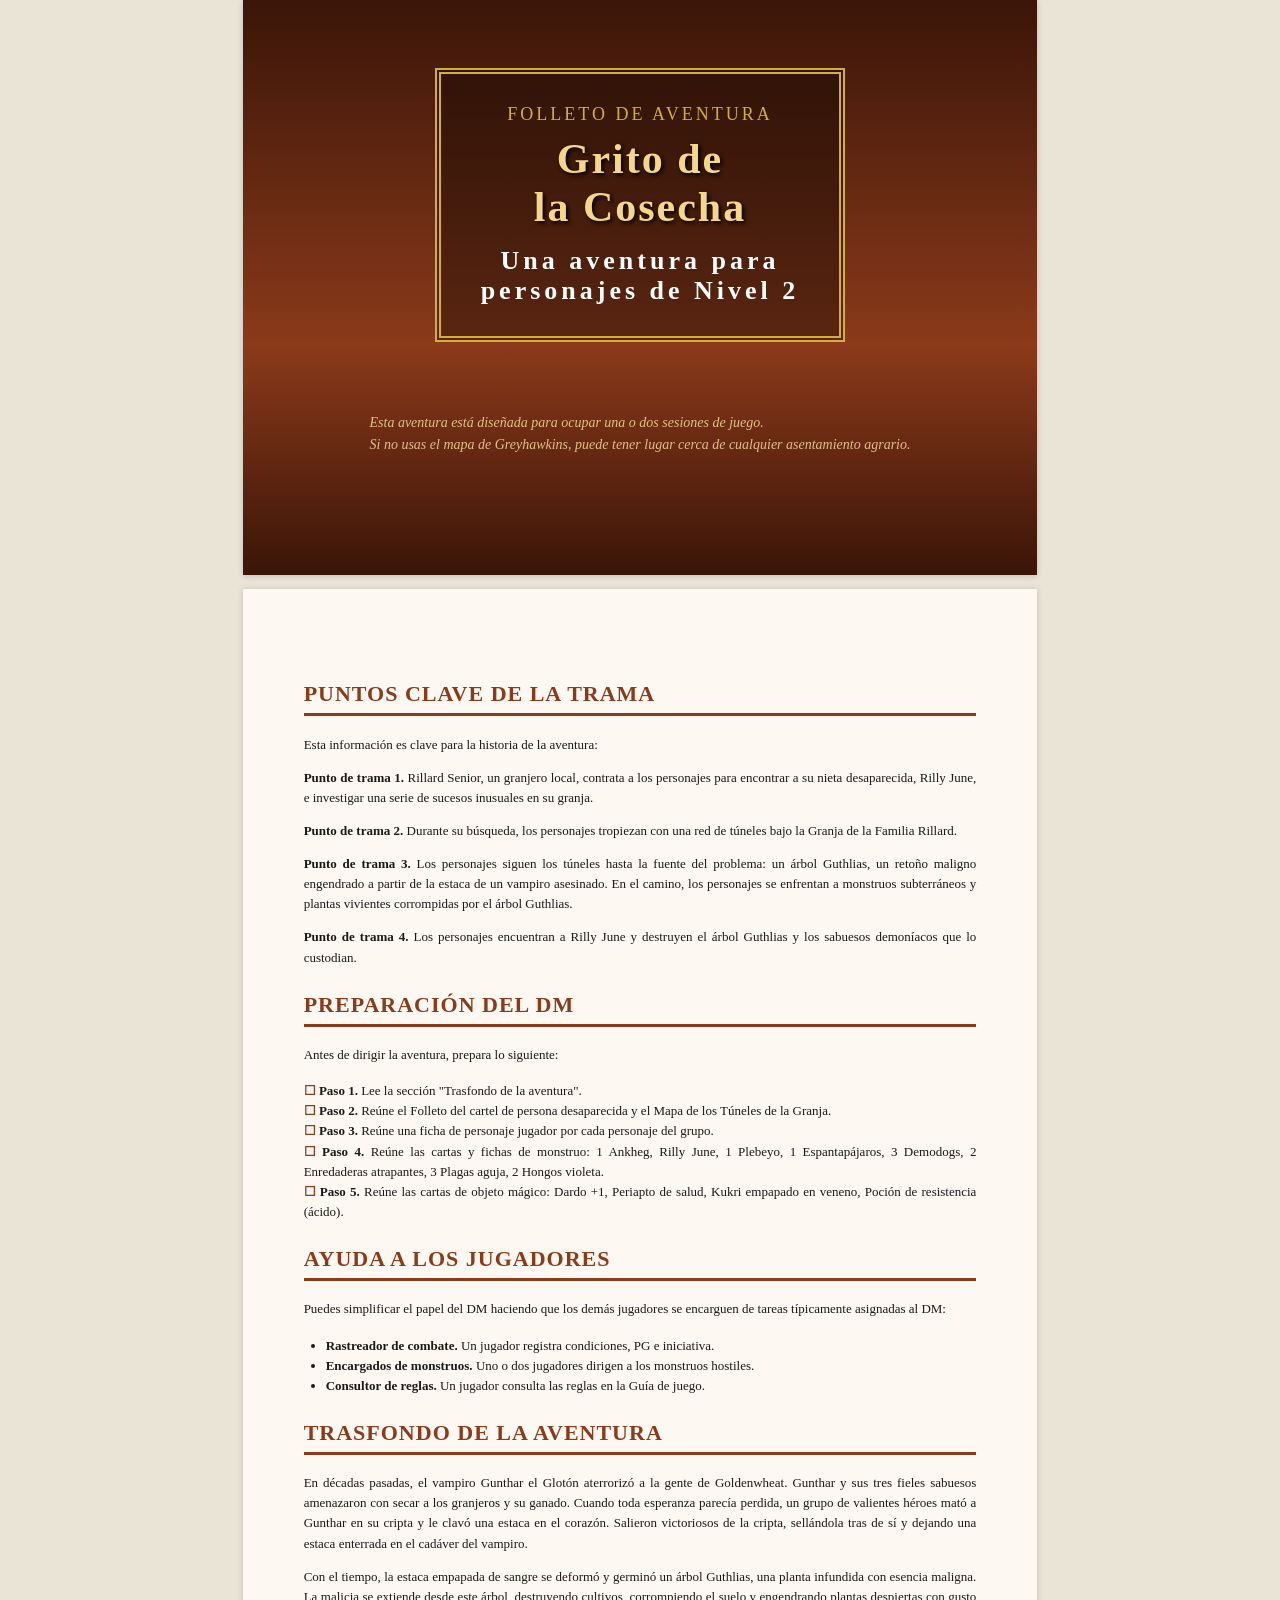
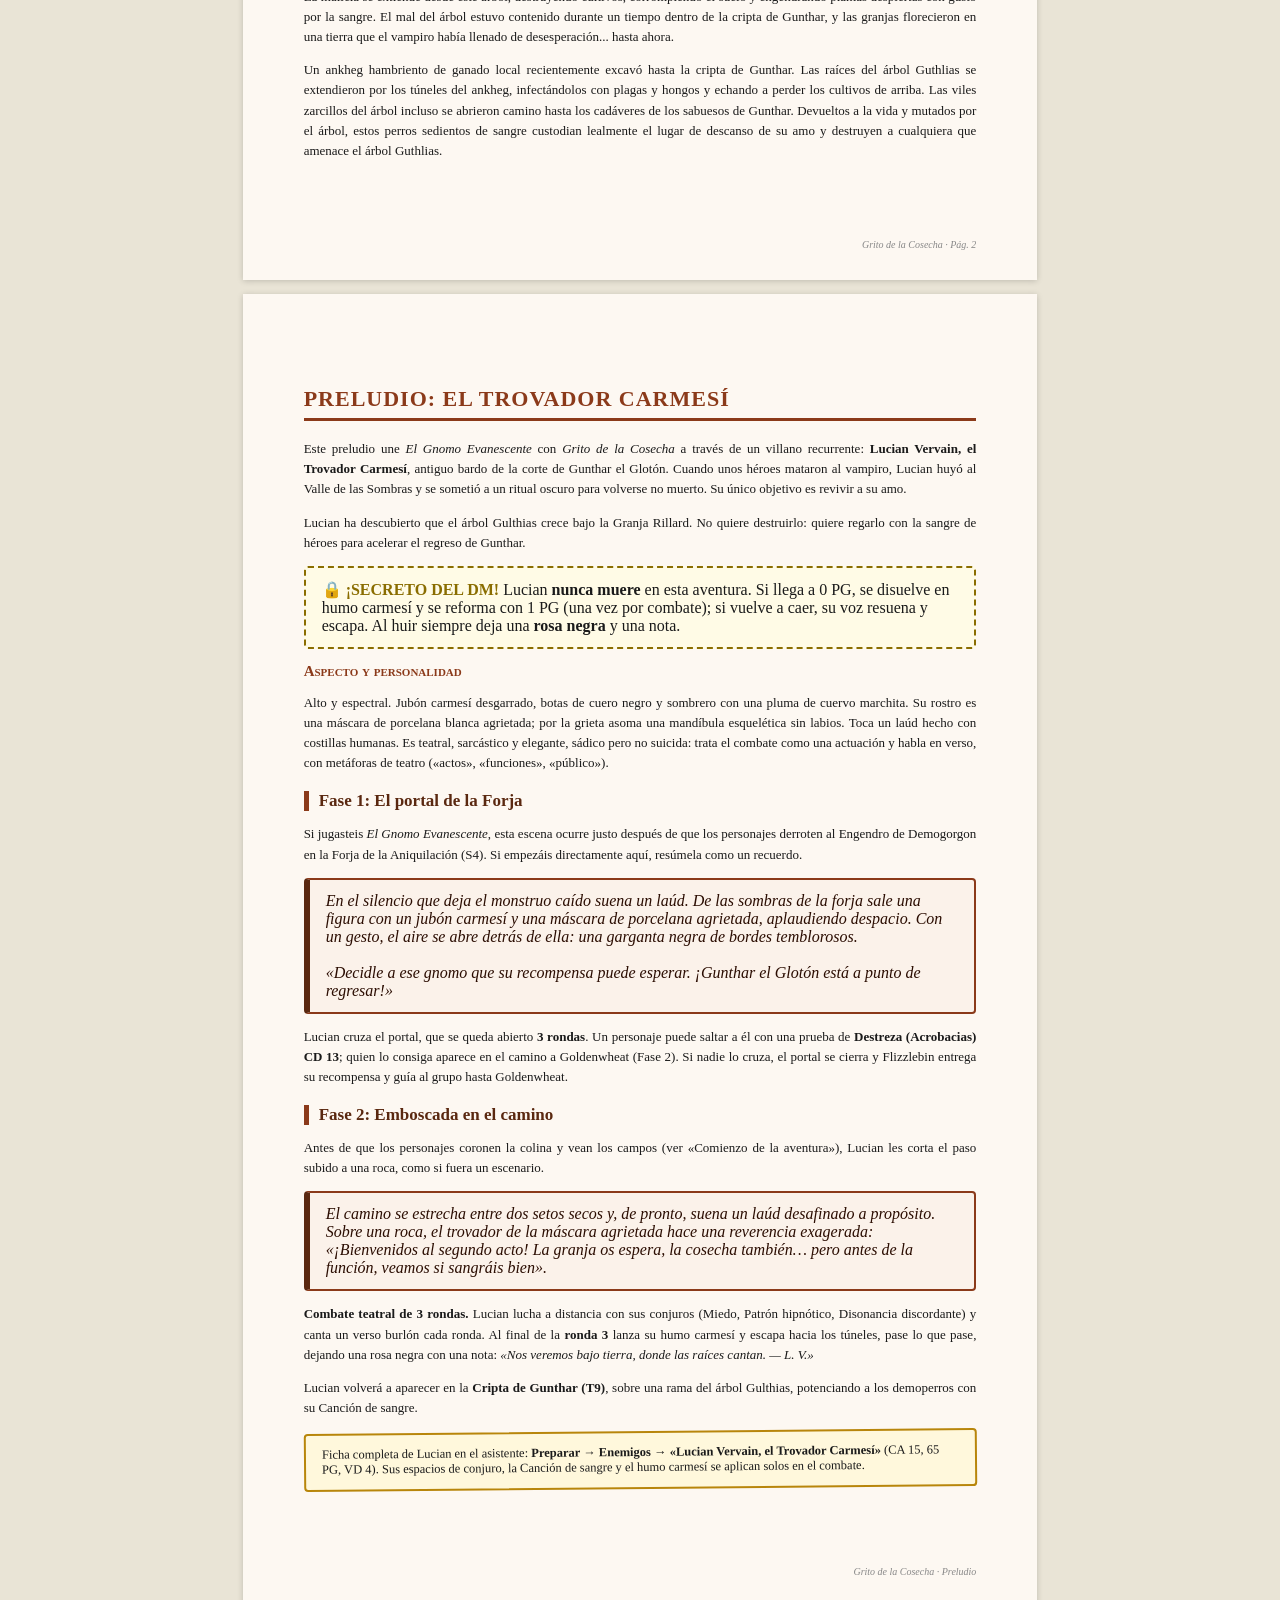
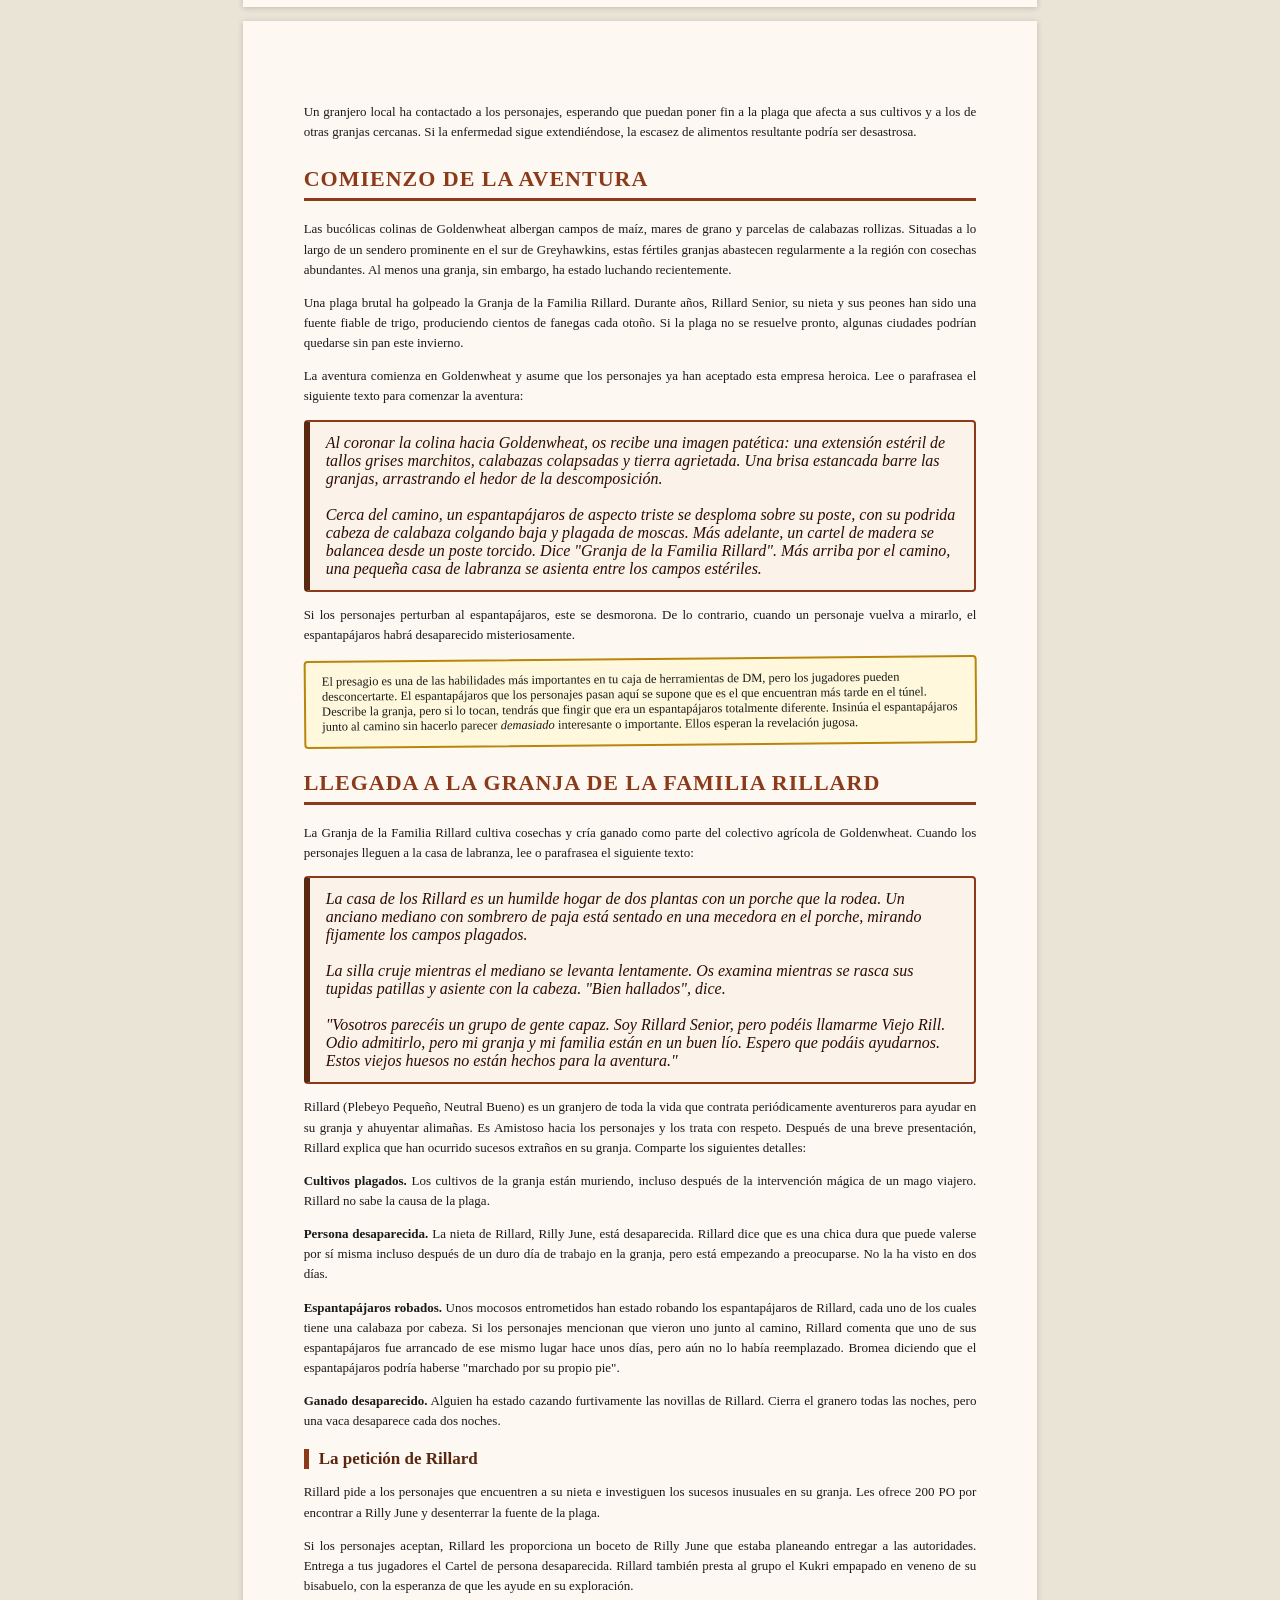
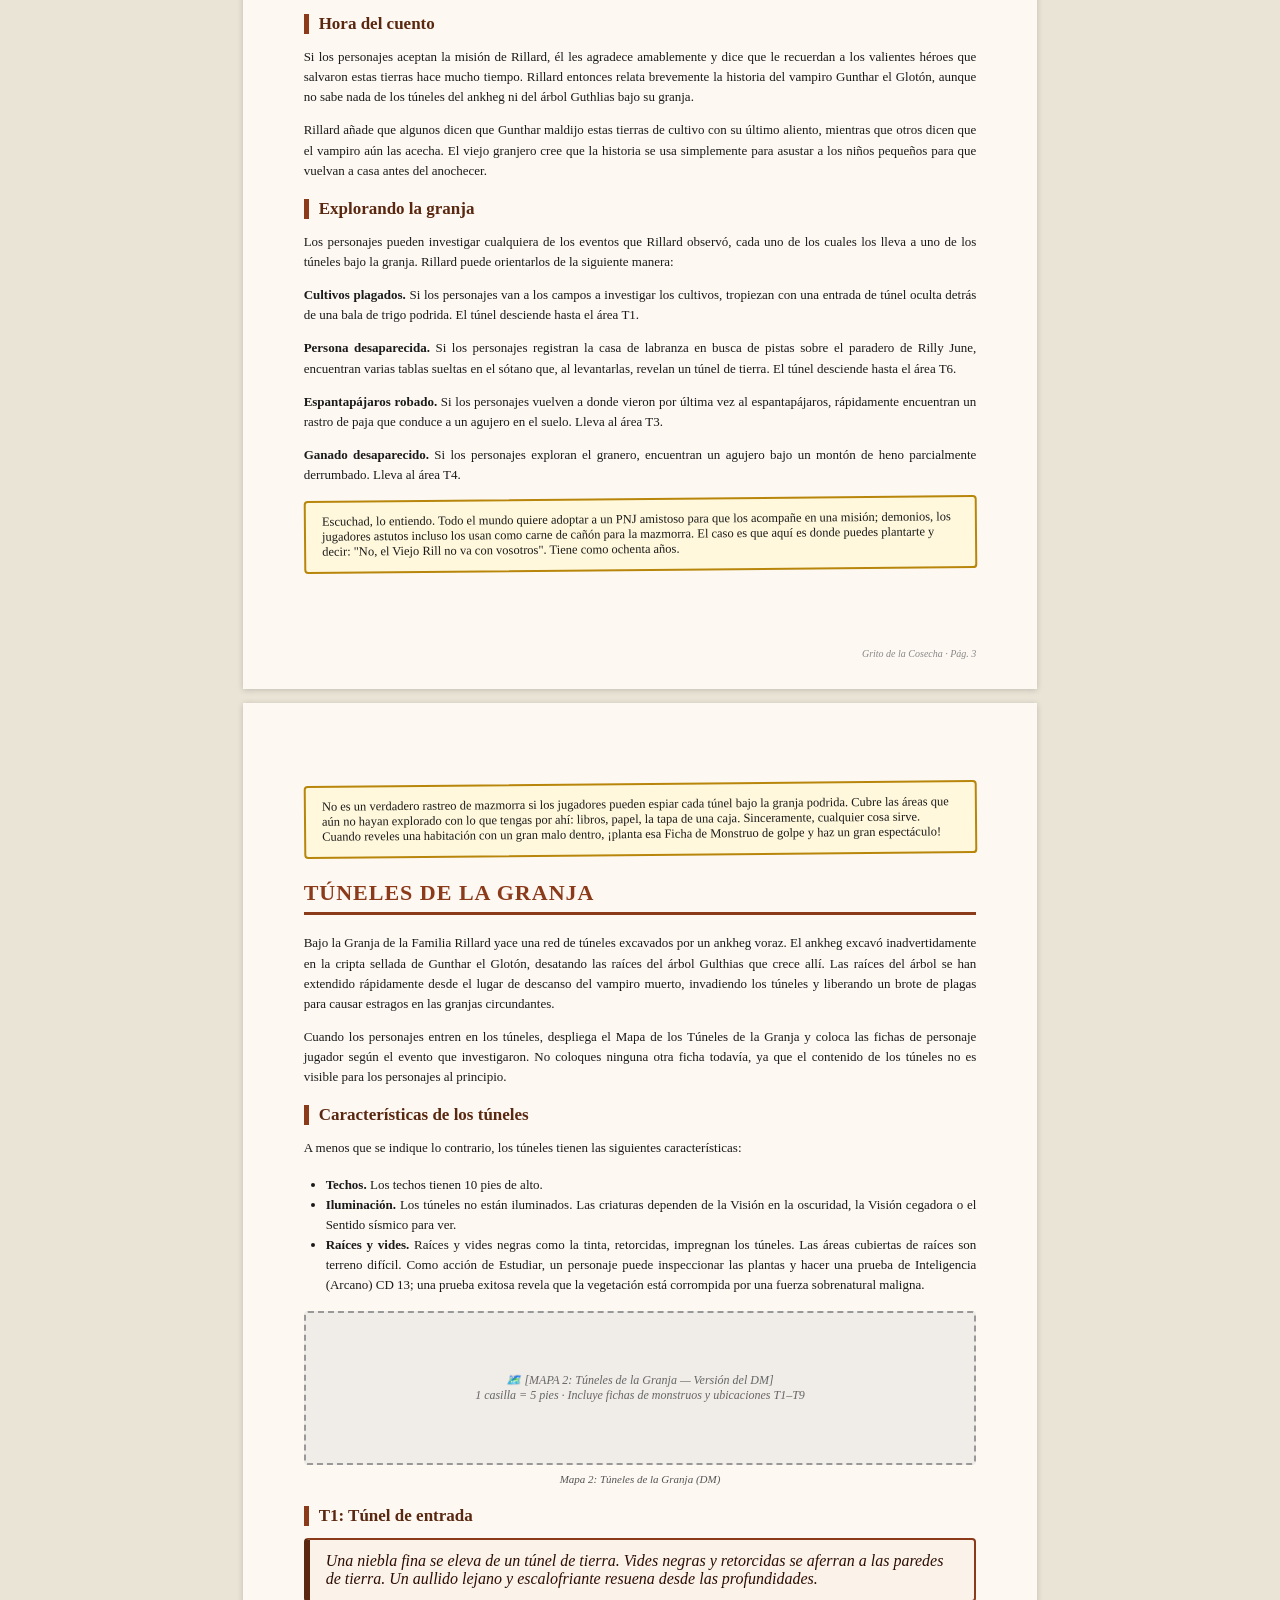
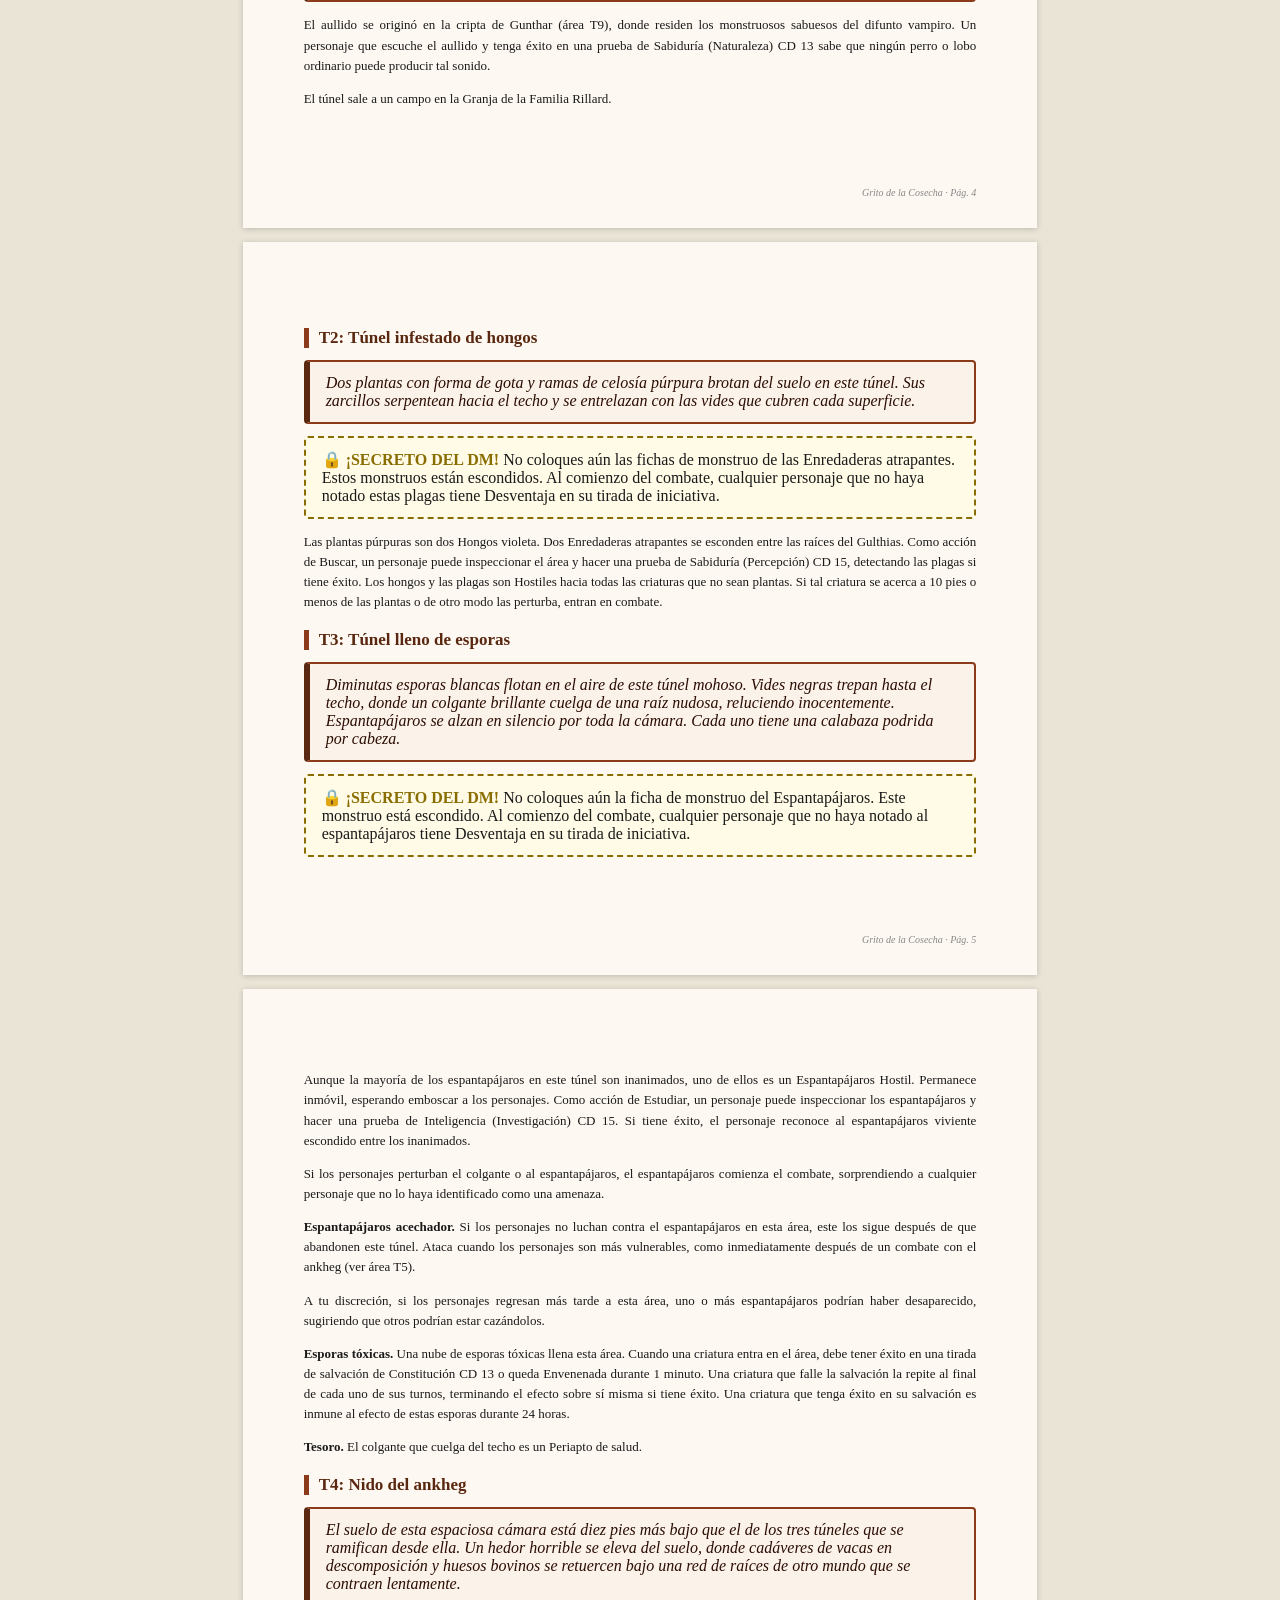
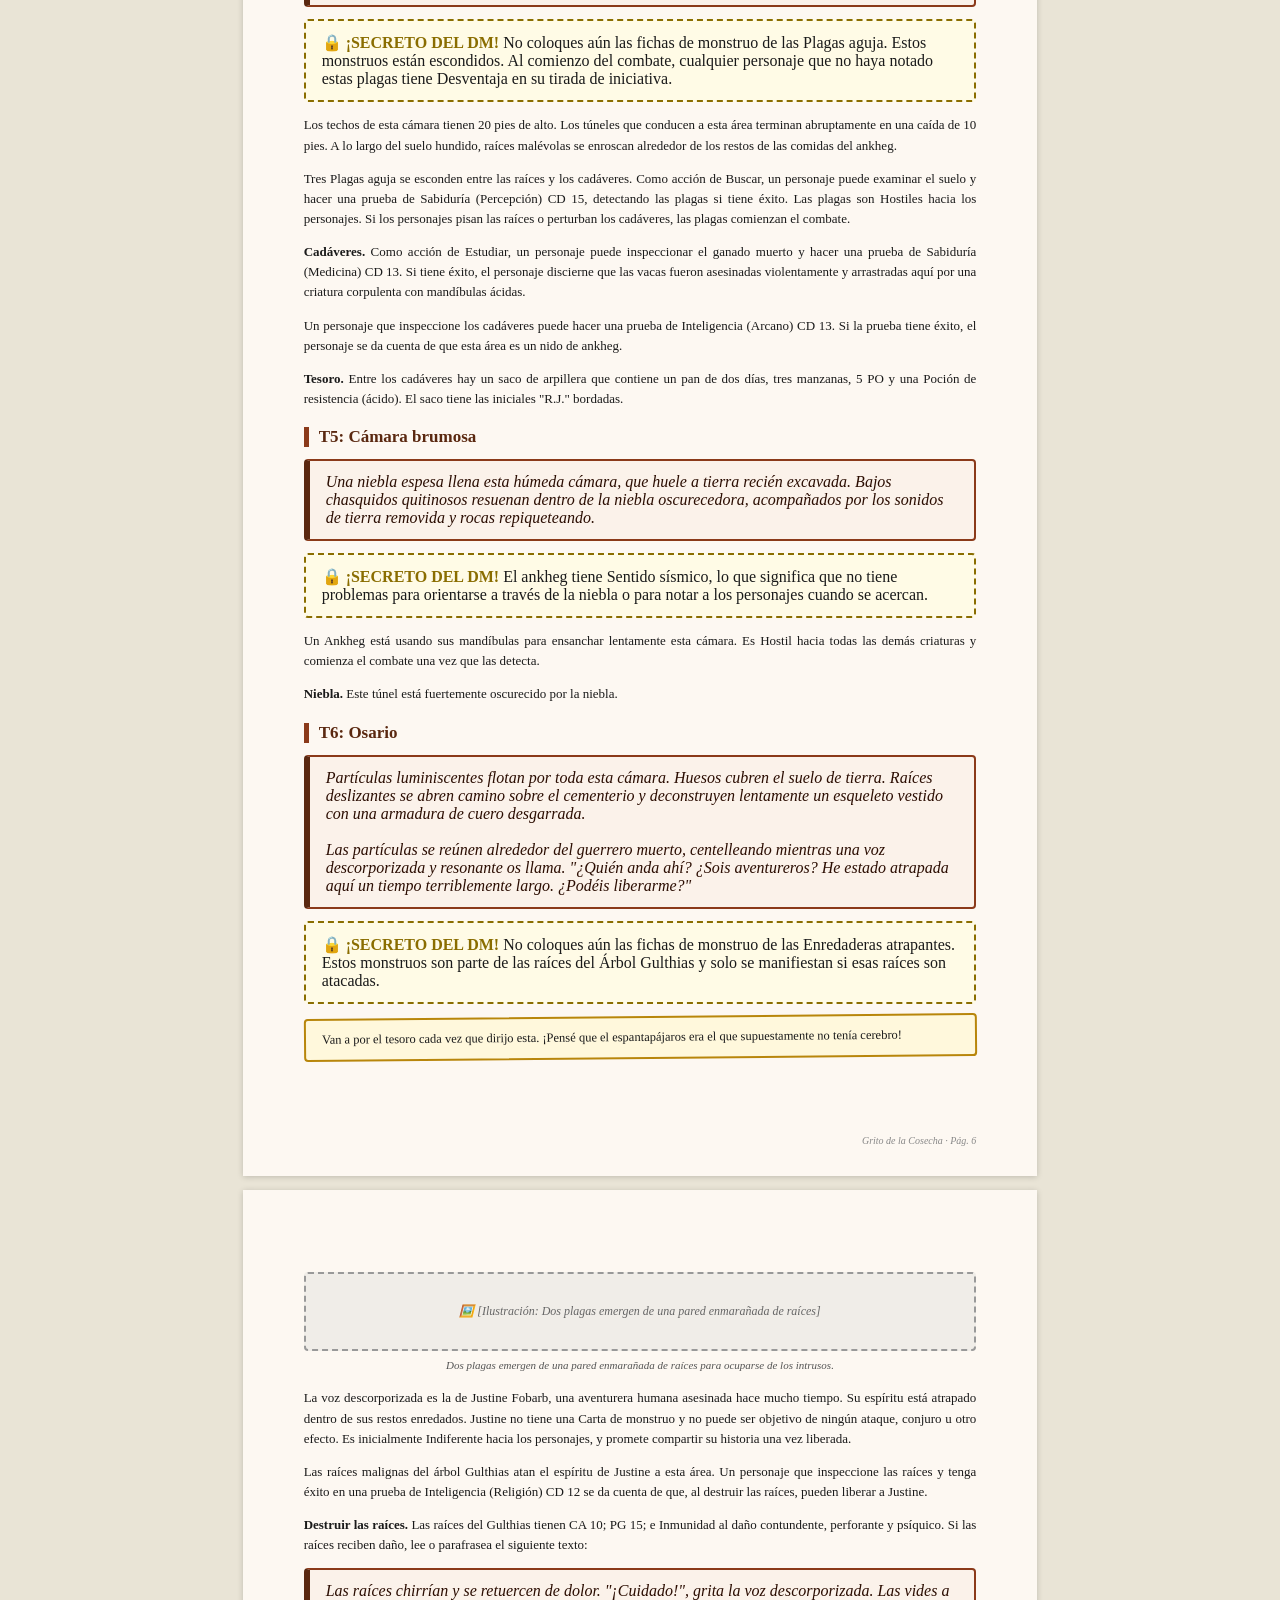
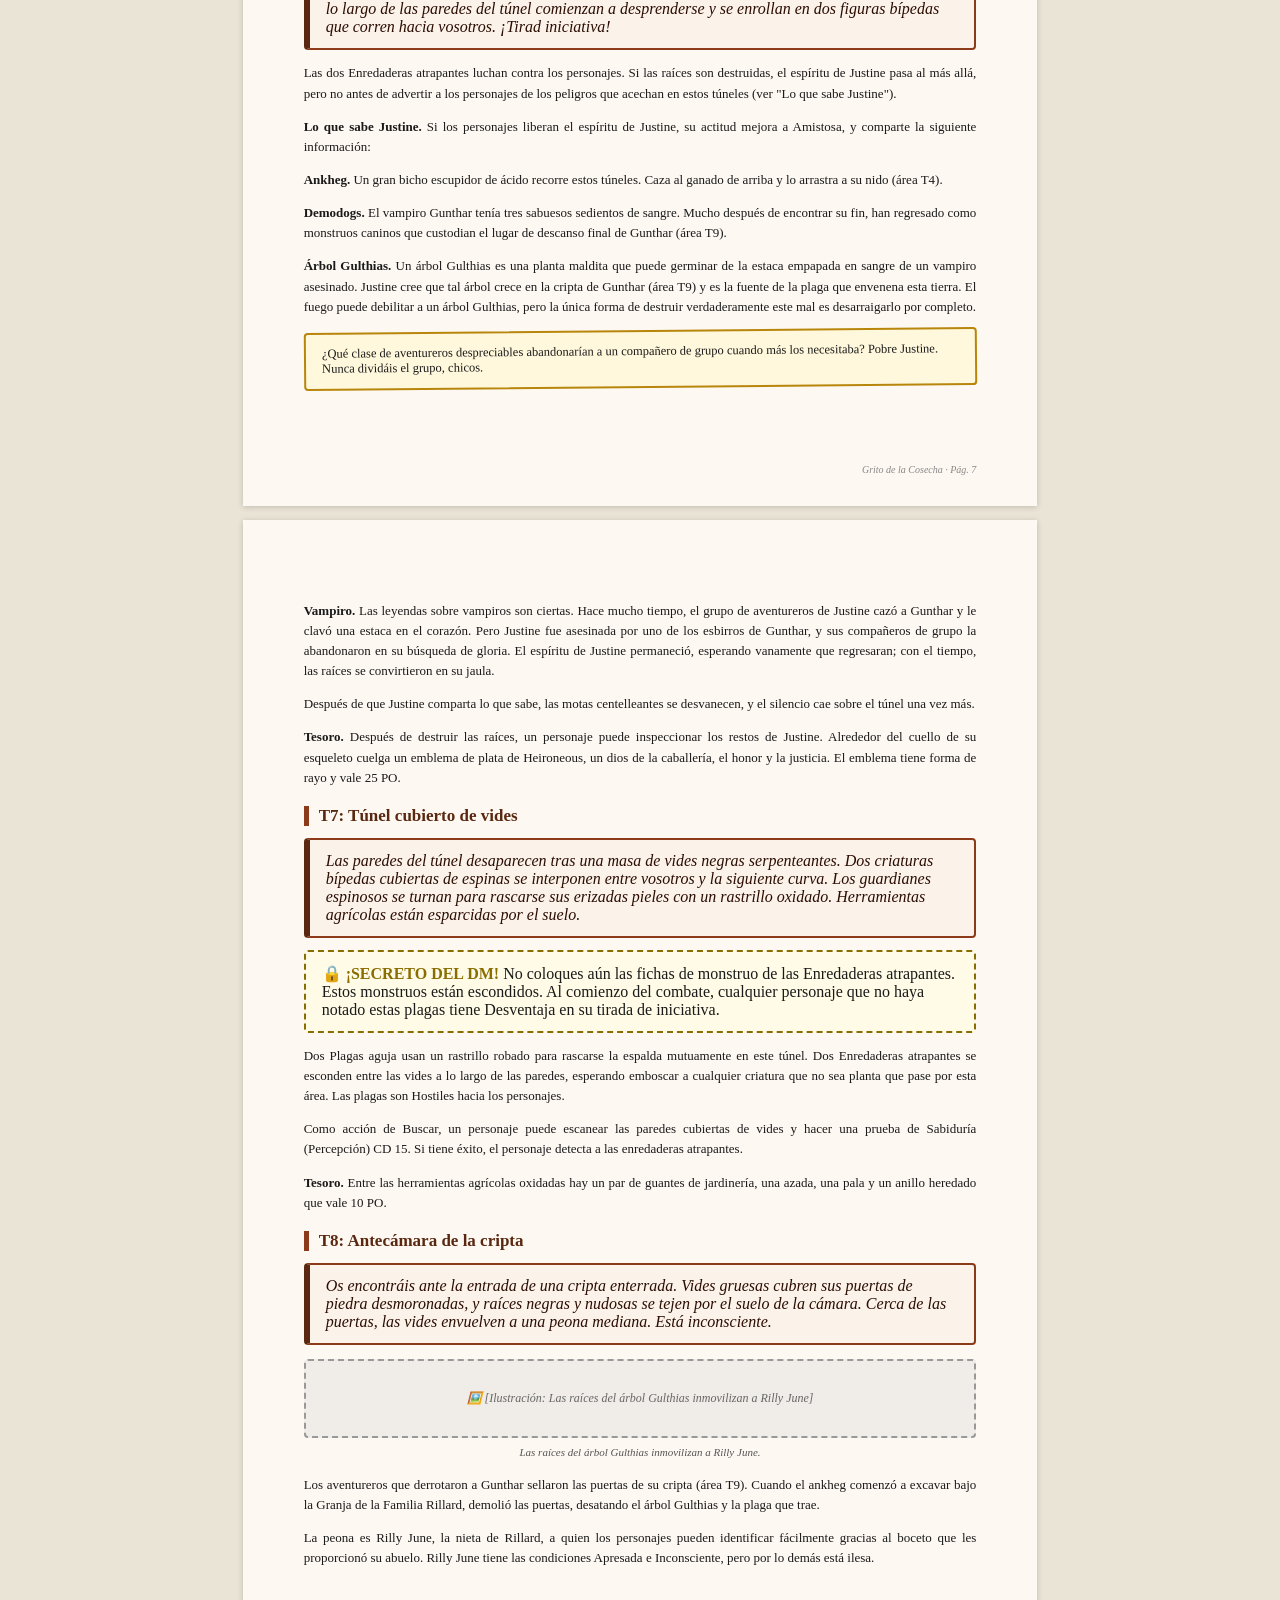
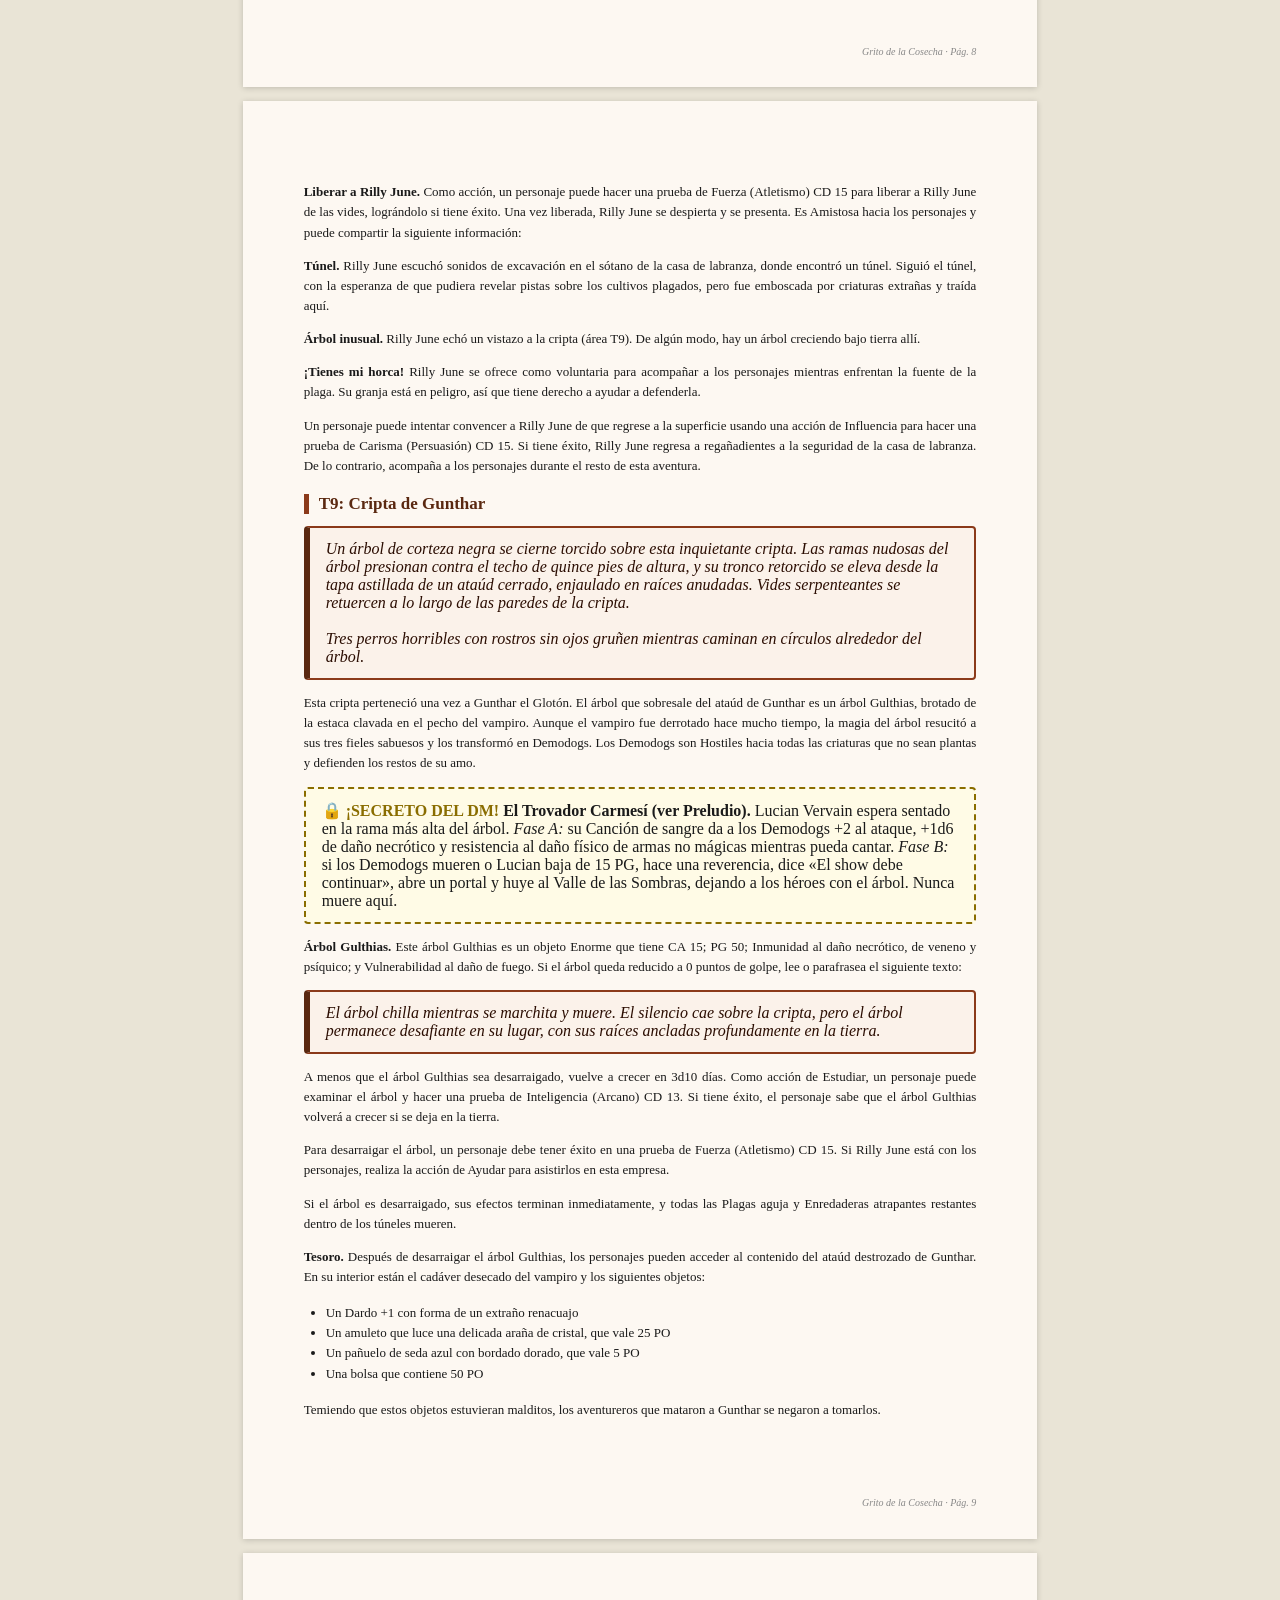
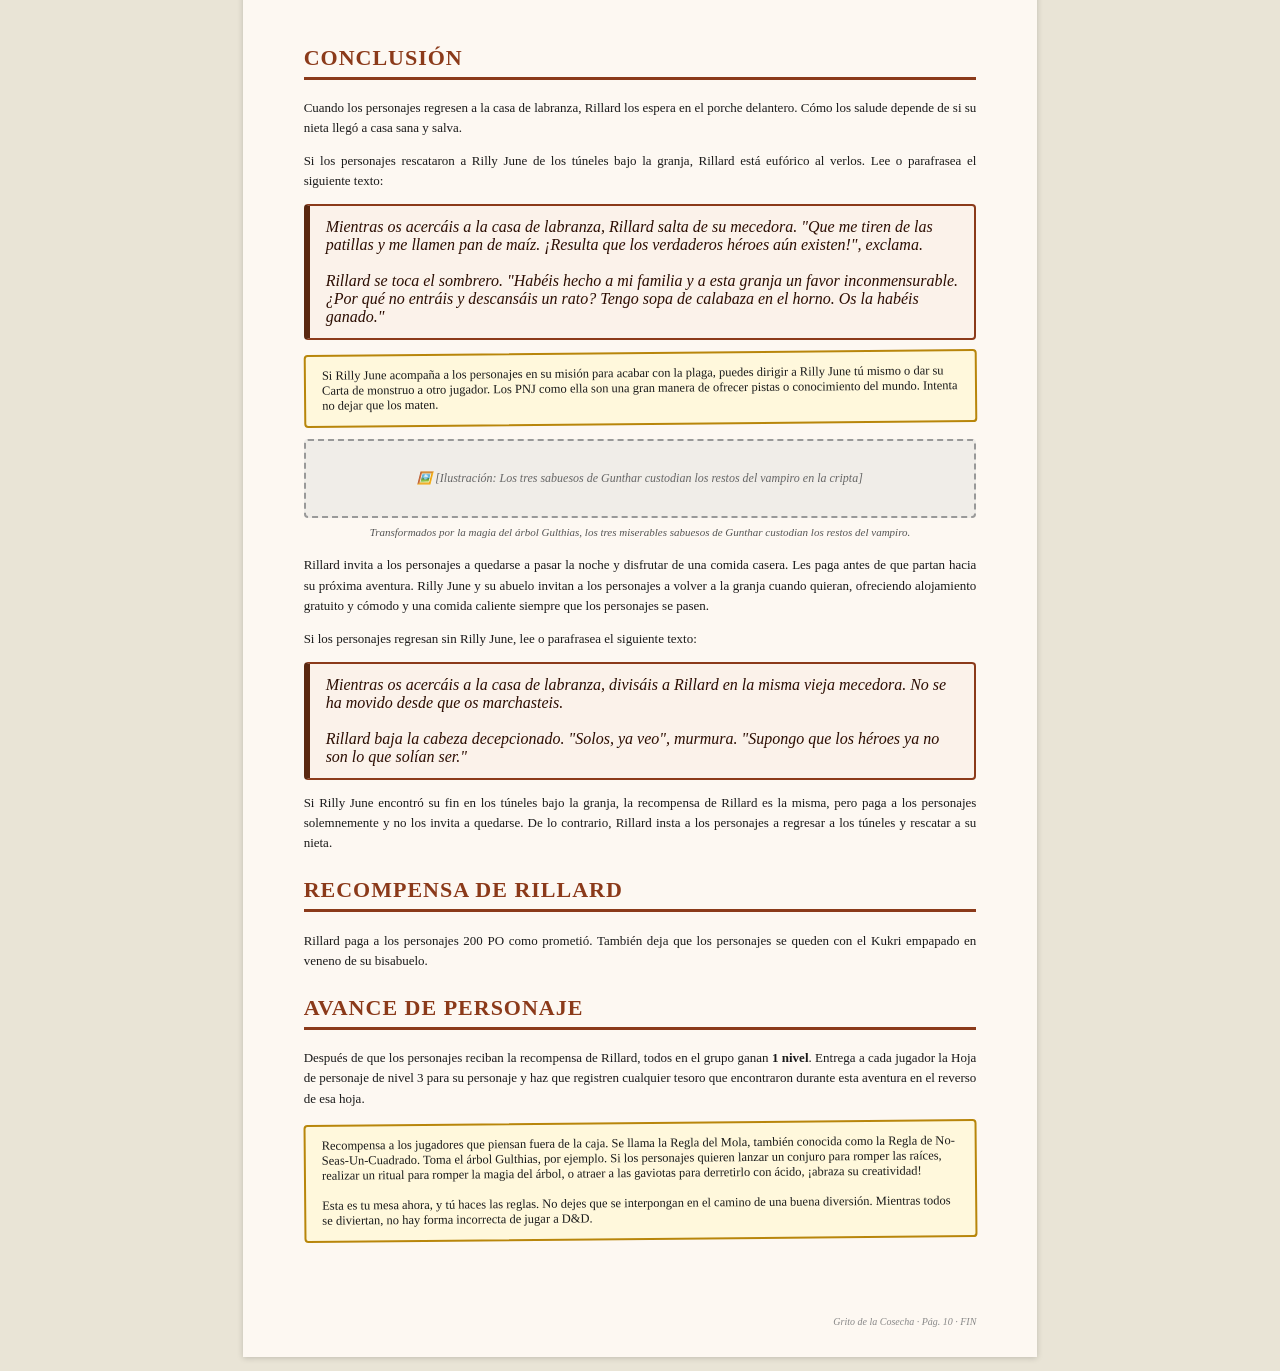
<file: historia/libro2.html>
<!DOCTYPE html>
<html lang="es">
<head>
<meta charset="UTF-8">
<title>Grito de la Cosecha - Aventura Nivel 2</title>
<style>
  @page { size: A4; margin: 0; }
  * { box-sizing: border-box; }
  body {
    font-family: 'Georgia', serif;
    color: #1a1a1a;
    margin: 0;
    padding: 0;
    background: #fff;
  }
  .page {
    width: 210mm;
    min-height: 297mm;
    padding: 18mm 16mm;
    page-break-after: always;
    position: relative;
    background: #fdf8f2;
  }
  .page:last-child { page-break-after: auto; }

  /* PORTADA */
  .cover {
    background: linear-gradient(180deg, #3a1508 0%, #8b3a1a 60%, #3a1508 100%);
    color: #f5e6c8;
    text-align: center;
    display: flex;
    flex-direction: column;
    justify-content: center;
    align-items: center;
  }
  .cover .banner {
    border: 6px double #d4af37;
    padding: 30px 40px;
    background: rgba(0,0,0,0.35);
    margin-bottom: 40px;
  }
  .cover h1 {
    font-size: 42px;
    color: #f5d78a;
    text-shadow: 2px 2px 4px #000;
    margin: 10px 0;
    letter-spacing: 2px;
  }
  .cover .sub {
    font-size: 18px;
    color: #d4af37;
    letter-spacing: 3px;
    text-transform: uppercase;
  }
  .cover .level {
    font-size: 26px;
    font-weight: bold;
    color: #fff;
    margin-top: 15px;
    letter-spacing: 4px;
  }
  .cover .tagline {
    font-style: italic;
    color: #e0c088;
    margin-top: 30px;
    font-size: 14px;
  }

  /* TIPOGRAFÍA */
  h2 {
    color: #8b3a1a;
    border-bottom: 3px solid #8b3a1a;
    padding-bottom: 6px;
    font-size: 22px;
    margin-top: 24px;
    text-transform: uppercase;
    letter-spacing: 1px;
  }
  h3 {
    color: #5a2810;
    font-size: 17px;
    margin: 18px 0 8px;
    border-left: 5px solid #8b3a1a;
    padding-left: 10px;
  }
  h4 {
    color: #8b3a1a;
    font-size: 15px;
    margin: 14px 0 6px;
    font-variant: small-caps;
  }
  p, li { font-size: 13px; line-height: 1.55; text-align: justify; }
  ul, ol { padding-left: 22px; }

  /* CAJAS ESPECIALES */
  .box {
    border: 2px solid #8b3a1a;
    background: #fcefe3;
    padding: 12px 16px;
    margin: 12px 0;
    border-radius: 4px;
  }
  .box.read {
    border-left: 6px solid #5a2810;
    background: #fbf2ea;
    font-style: italic;
    color: #2b0d02;
  }
  .box.secret {
    border: 2px dashed #8a6d00;
    background: #fffbe6;
  }
  .box.secret::before {
    content: "🔒 ¡SECRETO DEL DM! ";
    font-weight: bold;
    color: #8a6d00;
    font-style: normal;
  }
  .box.note {
    border: 2px solid #b8860b;
    background: #fff8dc;
    font-family: 'Comic Sans MS', cursive;
    font-size: 12.5px;
    transform: rotate(-0.5deg);
  }

  /* TABLAS */
  table {
    width: 100%;
    border-collapse: collapse;
    margin: 12px 0;
    font-size: 13px;
  }
  th {
    background: #8b3a1a;
    color: #f5e6c8;
    padding: 8px;
    text-align: left;
  }
  td {
    border: 1px solid #8b3a1a;
    padding: 7px 10px;
    background: #fdf8f2;
  }
  tr:nth-child(even) td { background: #fcefe3; }

  /* CHECKLIST */
  .checklist { list-style: none; padding-left: 0; }
  .checklist li::before { content: "☐ "; color: #8b3a1a; font-weight: bold; }

  .img-placeholder {
    border: 2px dashed #999;
    background: #f0ede8;
    color: #666;
    text-align: center;
    padding: 30px 10px;
    font-style: italic;
    font-size: 12px;
    margin: 14px 0;
    border-radius: 4px;
  }
  .img-caption {
    font-size: 11px;
    font-style: italic;
    text-align: center;
    color: #555;
    margin-top: -8px;
    margin-bottom: 14px;
  }
  .footer {
    position: absolute;
    bottom: 8mm;
    right: 16mm;
    font-size: 10px;
    color: #888;
    font-style: italic;
  }
</style>
</head>
<body>

<!-- ================= PÁGINA 1: PORTADA ================= -->
<div class="page cover">
  <div class="banner">
    <div class="sub">Folleto de Aventura</div>
    <h1>Grito de<br>la Cosecha</h1>
    <div class="level">Una aventura para<br>personajes de Nivel 2</div>
  </div>
  <p class="tagline">Esta aventura está diseñada para ocupar una o dos sesiones de juego.<br>
  Si no usas el mapa de Greyhawkins, puede tener lugar cerca de cualquier asentamiento agrario.</p>
</div>

<!-- ================= PÁGINA 2: PUNTOS CLAVE + PREP + AYUDA + TRASFONDO ================= -->
<div class="page">
  <h2>Puntos clave de la trama</h2>
  <p>Esta información es clave para la historia de la aventura:</p>
  <p><strong>Punto de trama 1.</strong> Rillard Senior, un granjero local, contrata a los personajes para encontrar a su nieta desaparecida, Rilly June, e investigar una serie de sucesos inusuales en su granja.</p>
  <p><strong>Punto de trama 2.</strong> Durante su búsqueda, los personajes tropiezan con una red de túneles bajo la Granja de la Familia Rillard.</p>
  <p><strong>Punto de trama 3.</strong> Los personajes siguen los túneles hasta la fuente del problema: un árbol Guthlias, un retoño maligno engendrado a partir de la estaca de un vampiro asesinado. En el camino, los personajes se enfrentan a monstruos subterráneos y plantas vivientes corrompidas por el árbol Guthlias.</p>
  <p><strong>Punto de trama 4.</strong> Los personajes encuentran a Rilly June y destruyen el árbol Guthlias y los sabuesos demoníacos que lo custodian.</p>

  <h2>Preparación del DM</h2>
  <p>Antes de dirigir la aventura, prepara lo siguiente:</p>
  <ul class="checklist">
    <li><strong>Paso 1.</strong> Lee la sección "Trasfondo de la aventura".</li>
    <li><strong>Paso 2.</strong> Reúne el Folleto del cartel de persona desaparecida y el Mapa de los Túneles de la Granja.</li>
    <li><strong>Paso 3.</strong> Reúne una ficha de personaje jugador por cada personaje del grupo.</li>
    <li><strong>Paso 4.</strong> Reúne las cartas y fichas de monstruo: 1 Ankheg, Rilly June, 1 Plebeyo, 1 Espantapájaros, 3 Demodogs, 2 Enredaderas atrapantes, 3 Plagas aguja, 2 Hongos violeta.</li>
    <li><strong>Paso 5.</strong> Reúne las cartas de objeto mágico: Dardo +1, Periapto de salud, Kukri empapado en veneno, Poción de resistencia (ácido).</li>
  </ul>

  <h2>Ayuda a los jugadores</h2>
  <p>Puedes simplificar el papel del DM haciendo que los demás jugadores se encarguen de tareas típicamente asignadas al DM:</p>
  <ul>
    <li><strong>Rastreador de combate.</strong> Un jugador registra condiciones, PG e iniciativa.</li>
    <li><strong>Encargados de monstruos.</strong> Uno o dos jugadores dirigen a los monstruos hostiles.</li>
    <li><strong>Consultor de reglas.</strong> Un jugador consulta las reglas en la Guía de juego.</li>
  </ul>

  <h2>Trasfondo de la aventura</h2>
  <p>En décadas pasadas, el vampiro Gunthar el Glotón aterrorizó a la gente de Goldenwheat. Gunthar y sus tres fieles sabuesos amenazaron con secar a los granjeros y su ganado. Cuando toda esperanza parecía perdida, un grupo de valientes héroes mató a Gunthar en su cripta y le clavó una estaca en el corazón. Salieron victoriosos de la cripta, sellándola tras de sí y dejando una estaca enterrada en el cadáver del vampiro.</p>
  <p>Con el tiempo, la estaca empapada de sangre se deformó y germinó un árbol Guthlias, una planta infundida con esencia maligna. La malicia se extiende desde este árbol, destruyendo cultivos, corrompiendo el suelo y engendrando plantas despiertas con gusto por la sangre. El mal del árbol estuvo contenido durante un tiempo dentro de la cripta de Gunthar, y las granjas florecieron en una tierra que el vampiro había llenado de desesperación... hasta ahora.</p>
  <p>Un ankheg hambriento de ganado local recientemente excavó hasta la cripta de Gunthar. Las raíces del árbol Guthlias se extendieron por los túneles del ankheg, infectándolos con plagas y hongos y echando a perder los cultivos de arriba. Las viles zarcillos del árbol incluso se abrieron camino hasta los cadáveres de los sabuesos de Gunthar. Devueltos a la vida y mutados por el árbol, estos perros sedientos de sangre custodian lealmente el lugar de descanso de su amo y destruyen a cualquiera que amenace el árbol Guthlias.</p>
  <div class="footer">Grito de la Cosecha · Pág. 2</div>
</div>

<!-- ================= PRELUDIO (añadido por el DM): EL TROVADOR CARMESÍ ================= -->
<div class="page">
  <h2 id="preludio">Preludio: El Trovador Carmesí</h2>
  <p>Este preludio une <em>El Gnomo Evanescente</em> con <em>Grito de la Cosecha</em> a través de un villano recurrente: <strong>Lucian Vervain, el Trovador Carmesí</strong>, antiguo bardo de la corte de Gunthar el Glotón. Cuando unos héroes mataron al vampiro, Lucian huyó al Valle de las Sombras y se sometió a un ritual oscuro para volverse no muerto. Su único objetivo es revivir a su amo.</p>
  <p>Lucian ha descubierto que el árbol Gulthias crece bajo la Granja Rillard. No quiere destruirlo: quiere regarlo con la sangre de héroes para acelerar el regreso de Gunthar.</p>

  <div class="box secret">
    Lucian <strong>nunca muere</strong> en esta aventura. Si llega a 0 PG, se disuelve en humo carmesí y se reforma con 1 PG (una vez por combate); si vuelve a caer, su voz resuena y escapa. Al huir siempre deja una <strong>rosa negra</strong> y una nota.
  </div>

  <h4>Aspecto y personalidad</h4>
  <p>Alto y espectral. Jubón carmesí desgarrado, botas de cuero negro y sombrero con una pluma de cuervo marchita. Su rostro es una máscara de porcelana blanca agrietada; por la grieta asoma una mandíbula esquelética sin labios. Toca un laúd hecho con costillas humanas. Es teatral, sarcástico y elegante, sádico pero no suicida: trata el combate como una actuación y habla en verso, con metáforas de teatro («actos», «funciones», «público»).</p>

  <h3 id="preludio-portal">Fase 1: El portal de la Forja</h3>
  <p>Si jugasteis <em>El Gnomo Evanescente</em>, esta escena ocurre justo después de que los personajes derroten al Engendro de Demogorgon en la Forja de la Aniquilación (S4). Si empezáis directamente aquí, resúmela como un recuerdo.</p>
  <div class="box read">
    En el silencio que deja el monstruo caído suena un laúd. De las sombras de la forja sale una figura con un jubón carmesí y una máscara de porcelana agrietada, aplaudiendo despacio. Con un gesto, el aire se abre detrás de ella: una garganta negra de bordes temblorosos.<br><br>
    «Decidle a ese gnomo que su recompensa puede esperar. ¡Gunthar el Glotón está a punto de regresar!»
  </div>
  <p>Lucian cruza el portal, que se queda abierto <strong>3 rondas</strong>. Un personaje puede saltar a él con una prueba de <strong>Destreza (Acrobacias) CD 13</strong>; quien lo consiga aparece en el camino a Goldenwheat (Fase 2). Si nadie lo cruza, el portal se cierra y Flizzlebin entrega su recompensa y guía al grupo hasta Goldenwheat.</p>

  <h3 id="preludio-camino">Fase 2: Emboscada en el camino</h3>
  <p>Antes de que los personajes coronen la colina y vean los campos (ver «Comienzo de la aventura»), Lucian les corta el paso subido a una roca, como si fuera un escenario.</p>
  <div class="box read">
    El camino se estrecha entre dos setos secos y, de pronto, suena un laúd desafinado a propósito. Sobre una roca, el trovador de la máscara agrietada hace una reverencia exagerada: «¡Bienvenidos al segundo acto! La granja os espera, la cosecha también… pero antes de la función, veamos si sangráis bien».
  </div>
  <p><strong>Combate teatral de 3 rondas.</strong> Lucian lucha a distancia con sus conjuros (Miedo, Patrón hipnótico, Disonancia discordante) y canta un verso burlón cada ronda. Al final de la <strong>ronda 3</strong> lanza su humo carmesí y escapa hacia los túneles, pase lo que pase, dejando una rosa negra con una nota: <em>«Nos veremos bajo tierra, donde las raíces cantan. — L. V.»</em></p>
  <p>Lucian volverá a aparecer en la <strong>Cripta de Gunthar (T9)</strong>, sobre una rama del árbol Gulthias, potenciando a los demoperros con su Canción de sangre.</p>

  <div class="box note">
    Ficha completa de Lucian en el asistente: <strong>Preparar → Enemigos → «Lucian Vervain, el Trovador Carmesí»</strong> (CA 15, 65 PG, VD 4). Sus espacios de conjuro, la Canción de sangre y el humo carmesí se aplican solos en el combate.
  </div>
  <div class="footer">Grito de la Cosecha · Preludio</div>
</div>

<!-- ================= PÁGINA 3: COMIENZO + LLEGADA + PETICIÓN + EXPLORACIÓN ================= -->
<div class="page">
  <p>Un granjero local ha contactado a los personajes, esperando que puedan poner fin a la plaga que afecta a sus cultivos y a los de otras granjas cercanas. Si la enfermedad sigue extendiéndose, la escasez de alimentos resultante podría ser desastrosa.</p>

  <h2>Comienzo de la aventura</h2>
  <p>Las bucólicas colinas de Goldenwheat albergan campos de maíz, mares de grano y parcelas de calabazas rollizas. Situadas a lo largo de un sendero prominente en el sur de Greyhawkins, estas fértiles granjas abastecen regularmente a la región con cosechas abundantes. Al menos una granja, sin embargo, ha estado luchando recientemente.</p>
  <p>Una plaga brutal ha golpeado la Granja de la Familia Rillard. Durante años, Rillard Senior, su nieta y sus peones han sido una fuente fiable de trigo, produciendo cientos de fanegas cada otoño. Si la plaga no se resuelve pronto, algunas ciudades podrían quedarse sin pan este invierno.</p>
  <p>La aventura comienza en Goldenwheat y asume que los personajes ya han aceptado esta empresa heroica. Lee o parafrasea el siguiente texto para comenzar la aventura:</p>
  <div class="box read">
    Al coronar la colina hacia Goldenwheat, os recibe una imagen patética: una extensión estéril de tallos grises marchitos, calabazas colapsadas y tierra agrietada. Una brisa estancada barre las granjas, arrastrando el hedor de la descomposición.<br><br>
    Cerca del camino, un espantapájaros de aspecto triste se desploma sobre su poste, con su podrida cabeza de calabaza colgando baja y plagada de moscas. Más adelante, un cartel de madera se balancea desde un poste torcido. Dice "Granja de la Familia Rillard". Más arriba por el camino, una pequeña casa de labranza se asienta entre los campos estériles.
  </div>
  <p>Si los personajes perturban al espantapájaros, este se desmorona. De lo contrario, cuando un personaje vuelva a mirarlo, el espantapájaros habrá desaparecido misteriosamente.</p>

  <div class="box note">
    El presagio es una de las habilidades más importantes en tu caja de herramientas de DM, pero los jugadores pueden desconcertarte. El espantapájaros que los personajes pasan aquí se supone que es el que encuentran más tarde en el túnel. Describe la granja, pero si lo tocan, tendrás que fingir que era un espantapájaros totalmente diferente. Insinúa el espantapájaros junto al camino sin hacerlo parecer <em>demasiado</em> interesante o importante. Ellos esperan la revelación jugosa.
  </div>

  <h2>Llegada a la Granja de la Familia Rillard</h2>
  <p>La Granja de la Familia Rillard cultiva cosechas y cría ganado como parte del colectivo agrícola de Goldenwheat. Cuando los personajes lleguen a la casa de labranza, lee o parafrasea el siguiente texto:</p>
  <div class="box read">
    La casa de los Rillard es un humilde hogar de dos plantas con un porche que la rodea. Un anciano mediano con sombrero de paja está sentado en una mecedora en el porche, mirando fijamente los campos plagados.<br><br>
    La silla cruje mientras el mediano se levanta lentamente. Os examina mientras se rasca sus tupidas patillas y asiente con la cabeza. "Bien hallados", dice.<br><br>
    "Vosotros parecéis un grupo de gente capaz. Soy Rillard Senior, pero podéis llamarme Viejo Rill. Odio admitirlo, pero mi granja y mi familia están en un buen lío. Espero que podáis ayudarnos. Estos viejos huesos no están hechos para la aventura."
  </div>
  <p>Rillard (Plebeyo Pequeño, Neutral Bueno) es un granjero de toda la vida que contrata periódicamente aventureros para ayudar en su granja y ahuyentar alimañas. Es Amistoso hacia los personajes y los trata con respeto. Después de una breve presentación, Rillard explica que han ocurrido sucesos extraños en su granja. Comparte los siguientes detalles:</p>
  <p><strong>Cultivos plagados.</strong> Los cultivos de la granja están muriendo, incluso después de la intervención mágica de un mago viajero. Rillard no sabe la causa de la plaga.</p>
  <p><strong>Persona desaparecida.</strong> La nieta de Rillard, Rilly June, está desaparecida. Rillard dice que es una chica dura que puede valerse por sí misma incluso después de un duro día de trabajo en la granja, pero está empezando a preocuparse. No la ha visto en dos días.</p>
  <p><strong>Espantapájaros robados.</strong> Unos mocosos entrometidos han estado robando los espantapájaros de Rillard, cada uno de los cuales tiene una calabaza por cabeza. Si los personajes mencionan que vieron uno junto al camino, Rillard comenta que uno de sus espantapájaros fue arrancado de ese mismo lugar hace unos días, pero aún no lo había reemplazado. Bromea diciendo que el espantapájaros podría haberse "marchado por su propio pie".</p>
  <p><strong>Ganado desaparecido.</strong> Alguien ha estado cazando furtivamente las novillas de Rillard. Cierra el granero todas las noches, pero una vaca desaparece cada dos noches.</p>

  <h3>La petición de Rillard</h3>
  <p>Rillard pide a los personajes que encuentren a su nieta e investiguen los sucesos inusuales en su granja. Les ofrece 200 PO por encontrar a Rilly June y desenterrar la fuente de la plaga.</p>
  <p>Si los personajes aceptan, Rillard les proporciona un boceto de Rilly June que estaba planeando entregar a las autoridades. Entrega a tus jugadores el Cartel de persona desaparecida. Rillard también presta al grupo el Kukri empapado en veneno de su bisabuelo, con la esperanza de que les ayude en su exploración.</p>

  <h3>Hora del cuento</h3>
  <p>Si los personajes aceptan la misión de Rillard, él les agradece amablemente y dice que le recuerdan a los valientes héroes que salvaron estas tierras hace mucho tiempo. Rillard entonces relata brevemente la historia del vampiro Gunthar el Glotón, aunque no sabe nada de los túneles del ankheg ni del árbol Guthlias bajo su granja.</p>
  <p>Rillard añade que algunos dicen que Gunthar maldijo estas tierras de cultivo con su último aliento, mientras que otros dicen que el vampiro aún las acecha. El viejo granjero cree que la historia se usa simplemente para asustar a los niños pequeños para que vuelvan a casa antes del anochecer.</p>

  <h3>Explorando la granja</h3>
  <p>Los personajes pueden investigar cualquiera de los eventos que Rillard observó, cada uno de los cuales los lleva a uno de los túneles bajo la granja. Rillard puede orientarlos de la siguiente manera:</p>
  <p><strong>Cultivos plagados.</strong> Si los personajes van a los campos a investigar los cultivos, tropiezan con una entrada de túnel oculta detrás de una bala de trigo podrida. El túnel desciende hasta el área T1.</p>
  <p><strong>Persona desaparecida.</strong> Si los personajes registran la casa de labranza en busca de pistas sobre el paradero de Rilly June, encuentran varias tablas sueltas en el sótano que, al levantarlas, revelan un túnel de tierra. El túnel desciende hasta el área T6.</p>
  <p><strong>Espantapájaros robado.</strong> Si los personajes vuelven a donde vieron por última vez al espantapájaros, rápidamente encuentran un rastro de paja que conduce a un agujero en el suelo. Lleva al área T3.</p>
  <p><strong>Ganado desaparecido.</strong> Si los personajes exploran el granero, encuentran un agujero bajo un montón de heno parcialmente derrumbado. Lleva al área T4.</p>

  <div class="box note">
    Escuchad, lo entiendo. Todo el mundo quiere adoptar a un PNJ amistoso para que los acompañe en una misión; demonios, los jugadores astutos incluso los usan como carne de cañón para la mazmorra. El caso es que aquí es donde puedes plantarte y decir: "No, el Viejo Rill no va con vosotros". Tiene como ochenta años.
  </div>
  <div class="footer">Grito de la Cosecha · Pág. 3</div>
</div>

<!-- ================= PÁGINA 4: TÚNELES + MAPA + T1 ================= -->
<div class="page">
  <div class="box note">
    No es un verdadero rastreo de mazmorra si los jugadores pueden espiar cada túnel bajo la granja podrida. Cubre las áreas que aún no hayan explorado con lo que tengas por ahí: libros, papel, la tapa de una caja. Sinceramente, cualquier cosa sirve. Cuando reveles una habitación con un gran malo dentro, ¡planta esa Ficha de Monstruo de golpe y haz un gran espectáculo!
  </div>

  <h2>Túneles de la granja</h2>
  <p>Bajo la Granja de la Familia Rillard yace una red de túneles excavados por un ankheg voraz. El ankheg excavó inadvertidamente en la cripta sellada de Gunthar el Glotón, desatando las raíces del árbol Gulthias que crece allí. Las raíces del árbol se han extendido rápidamente desde el lugar de descanso del vampiro muerto, invadiendo los túneles y liberando un brote de plagas para causar estragos en las granjas circundantes.</p>
  <p>Cuando los personajes entren en los túneles, despliega el Mapa de los Túneles de la Granja y coloca las fichas de personaje jugador según el evento que investigaron. No coloques ninguna otra ficha todavía, ya que el contenido de los túneles no es visible para los personajes al principio.</p>

  <h3>Características de los túneles</h3>
  <p>A menos que se indique lo contrario, los túneles tienen las siguientes características:</p>
  <ul>
    <li><strong>Techos.</strong> Los techos tienen 10 pies de alto.</li>
    <li><strong>Iluminación.</strong> Los túneles no están iluminados. Las criaturas dependen de la Visión en la oscuridad, la Visión cegadora o el Sentido sísmico para ver.</li>
    <li><strong>Raíces y vides.</strong> Raíces y vides negras como la tinta, retorcidas, impregnan los túneles. Las áreas cubiertas de raíces son terreno difícil. Como acción de Estudiar, un personaje puede inspeccionar las plantas y hacer una prueba de Inteligencia (Arcano) CD 13; una prueba exitosa revela que la vegetación está corrompida por una fuerza sobrenatural maligna.</li>
  </ul>

  <div class="img-placeholder" style="padding: 60px 10px;">
    🗺️ [MAPA 2: Túneles de la Granja — Versión del DM]<br>
    1 casilla = 5 pies · Incluye fichas de monstruos y ubicaciones T1–T9
  </div>
  <p class="img-caption">Mapa 2: Túneles de la Granja (DM)</p>

  <h3>T1: Túnel de entrada</h3>
  <div class="box read">
    Una niebla fina se eleva de un túnel de tierra. Vides negras y retorcidas se aferran a las paredes de tierra. Un aullido lejano y escalofriante resuena desde las profundidades.
  </div>
  <p>El aullido se originó en la cripta de Gunthar (área T9), donde residen los monstruosos sabuesos del difunto vampiro. Un personaje que escuche el aullido y tenga éxito en una prueba de Sabiduría (Naturaleza) CD 13 sabe que ningún perro o lobo ordinario puede producir tal sonido.</p>
  <p>El túnel sale a un campo en la Granja de la Familia Rillard.</p>
  <div class="footer">Grito de la Cosecha · Pág. 4</div>
</div>

<!-- ================= PÁGINA 5: T2 + T3 (INICIO) ================= -->
<div class="page">
  <h3>T2: Túnel infestado de hongos</h3>
  <div class="box read">
    Dos plantas con forma de gota y ramas de celosía púrpura brotan del suelo en este túnel. Sus zarcillos serpentean hacia el techo y se entrelazan con las vides que cubren cada superficie.
  </div>

  <div class="box secret">
    No coloques aún las fichas de monstruo de las Enredaderas atrapantes. Estos monstruos están escondidos. Al comienzo del combate, cualquier personaje que no haya notado estas plagas tiene Desventaja en su tirada de iniciativa.
  </div>

  <p>Las plantas púrpuras son dos Hongos violeta. Dos Enredaderas atrapantes se esconden entre las raíces del Gulthias. Como acción de Buscar, un personaje puede inspeccionar el área y hacer una prueba de Sabiduría (Percepción) CD 15, detectando las plagas si tiene éxito. Los hongos y las plagas son Hostiles hacia todas las criaturas que no sean plantas. Si tal criatura se acerca a 10 pies o menos de las plantas o de otro modo las perturba, entran en combate.</p>

  <h3>T3: Túnel lleno de esporas</h3>
  <div class="box read">
    Diminutas esporas blancas flotan en el aire de este túnel mohoso. Vides negras trepan hasta el techo, donde un colgante brillante cuelga de una raíz nudosa, reluciendo inocentemente. Espantapájaros se alzan en silencio por toda la cámara. Cada uno tiene una calabaza podrida por cabeza.
  </div>

  <div class="box secret">
    No coloques aún la ficha de monstruo del Espantapájaros. Este monstruo está escondido. Al comienzo del combate, cualquier personaje que no haya notado al espantapájaros tiene Desventaja en su tirada de iniciativa.
  </div>

  <div class="footer">Grito de la Cosecha · Pág. 5</div>
</div>

<!-- ================= PÁGINA 6: T3 CONT + T4 + T5 + T6 (INICIO) ================= -->
<div class="page">
  <p>Aunque la mayoría de los espantapájaros en este túnel son inanimados, uno de ellos es un Espantapájaros Hostil. Permanece inmóvil, esperando emboscar a los personajes. Como acción de Estudiar, un personaje puede inspeccionar los espantapájaros y hacer una prueba de Inteligencia (Investigación) CD 15. Si tiene éxito, el personaje reconoce al espantapájaros viviente escondido entre los inanimados.</p>
  <p>Si los personajes perturban el colgante o al espantapájaros, el espantapájaros comienza el combate, sorprendiendo a cualquier personaje que no lo haya identificado como una amenaza.</p>
  <p><strong>Espantapájaros acechador.</strong> Si los personajes no luchan contra el espantapájaros en esta área, este los sigue después de que abandonen este túnel. Ataca cuando los personajes son más vulnerables, como inmediatamente después de un combate con el ankheg (ver área T5).</p>
  <p>A tu discreción, si los personajes regresan más tarde a esta área, uno o más espantapájaros podrían haber desaparecido, sugiriendo que otros podrían estar cazándolos.</p>
  <p><strong>Esporas tóxicas.</strong> Una nube de esporas tóxicas llena esta área. Cuando una criatura entra en el área, debe tener éxito en una tirada de salvación de Constitución CD 13 o queda Envenenada durante 1 minuto. Una criatura que falle la salvación la repite al final de cada uno de sus turnos, terminando el efecto sobre sí misma si tiene éxito. Una criatura que tenga éxito en su salvación es inmune al efecto de estas esporas durante 24 horas.</p>
  <p><strong>Tesoro.</strong> El colgante que cuelga del techo es un Periapto de salud.</p>

  <h3>T4: Nido del ankheg</h3>
  <div class="box read">
    El suelo de esta espaciosa cámara está diez pies más bajo que el de los tres túneles que se ramifican desde ella. Un hedor horrible se eleva del suelo, donde cadáveres de vacas en descomposición y huesos bovinos se retuercen bajo una red de raíces de otro mundo que se contraen lentamente.
  </div>

  <div class="box secret">
    No coloques aún las fichas de monstruo de las Plagas aguja. Estos monstruos están escondidos. Al comienzo del combate, cualquier personaje que no haya notado estas plagas tiene Desventaja en su tirada de iniciativa.
  </div>

  <p>Los techos de esta cámara tienen 20 pies de alto. Los túneles que conducen a esta área terminan abruptamente en una caída de 10 pies. A lo largo del suelo hundido, raíces malévolas se enroscan alrededor de los restos de las comidas del ankheg.</p>
  <p>Tres Plagas aguja se esconden entre las raíces y los cadáveres. Como acción de Buscar, un personaje puede examinar el suelo y hacer una prueba de Sabiduría (Percepción) CD 15, detectando las plagas si tiene éxito. Las plagas son Hostiles hacia los personajes. Si los personajes pisan las raíces o perturban los cadáveres, las plagas comienzan el combate.</p>
  <p><strong>Cadáveres.</strong> Como acción de Estudiar, un personaje puede inspeccionar el ganado muerto y hacer una prueba de Sabiduría (Medicina) CD 13. Si tiene éxito, el personaje discierne que las vacas fueron asesinadas violentamente y arrastradas aquí por una criatura corpulenta con mandíbulas ácidas.</p>
  <p>Un personaje que inspeccione los cadáveres puede hacer una prueba de Inteligencia (Arcano) CD 13. Si la prueba tiene éxito, el personaje se da cuenta de que esta área es un nido de ankheg.</p>
  <p><strong>Tesoro.</strong> Entre los cadáveres hay un saco de arpillera que contiene un pan de dos días, tres manzanas, 5 PO y una Poción de resistencia (ácido). El saco tiene las iniciales "R.J." bordadas.</p>

  <h3>T5: Cámara brumosa</h3>
  <div class="box read">
    Una niebla espesa llena esta húmeda cámara, que huele a tierra recién excavada. Bajos chasquidos quitinosos resuenan dentro de la niebla oscurecedora, acompañados por los sonidos de tierra removida y rocas repiqueteando.
  </div>

  <div class="box secret">
    El ankheg tiene Sentido sísmico, lo que significa que no tiene problemas para orientarse a través de la niebla o para notar a los personajes cuando se acercan.
  </div>

  <p>Un Ankheg está usando sus mandíbulas para ensanchar lentamente esta cámara. Es Hostil hacia todas las demás criaturas y comienza el combate una vez que las detecta.</p>
  <p><strong>Niebla.</strong> Este túnel está fuertemente oscurecido por la niebla.</p>

  <h3>T6: Osario</h3>
  <div class="box read">
    Partículas luminiscentes flotan por toda esta cámara. Huesos cubren el suelo de tierra. Raíces deslizantes se abren camino sobre el cementerio y deconstruyen lentamente un esqueleto vestido con una armadura de cuero desgarrada.<br><br>
    Las partículas se reúnen alrededor del guerrero muerto, centelleando mientras una voz descorporizada y resonante os llama. "¿Quién anda ahí? ¿Sois aventureros? He estado atrapada aquí un tiempo terriblemente largo. ¿Podéis liberarme?"
  </div>

  <div class="box secret">
    No coloques aún las fichas de monstruo de las Enredaderas atrapantes. Estos monstruos son parte de las raíces del Árbol Gulthias y solo se manifiestan si esas raíces son atacadas.
  </div>

  <div class="box note">
    Van a por el tesoro cada vez que dirijo esta. ¡Pensé que el espantapájaros era el que supuestamente no tenía cerebro!
  </div>
  <div class="footer">Grito de la Cosecha · Pág. 6</div>
</div>

<!-- ================= PÁGINA 7: T6 CONT + JUSTINE ================= -->
<div class="page">
  <div class="img-placeholder">🖼️ [Ilustración: Dos plagas emergen de una pared enmarañada de raíces]</div>
  <p class="img-caption">Dos plagas emergen de una pared enmarañada de raíces para ocuparse de los intrusos.</p>

  <p>La voz descorporizada es la de Justine Fobarb, una aventurera humana asesinada hace mucho tiempo. Su espíritu está atrapado dentro de sus restos enredados. Justine no tiene una Carta de monstruo y no puede ser objetivo de ningún ataque, conjuro u otro efecto. Es inicialmente Indiferente hacia los personajes, y promete compartir su historia una vez liberada.</p>
  <p>Las raíces malignas del árbol Gulthias atan el espíritu de Justine a esta área. Un personaje que inspeccione las raíces y tenga éxito en una prueba de Inteligencia (Religión) CD 12 se da cuenta de que, al destruir las raíces, pueden liberar a Justine.</p>

  <p><strong>Destruir las raíces.</strong> Las raíces del Gulthias tienen CA 10; PG 15; e Inmunidad al daño contundente, perforante y psíquico. Si las raíces reciben daño, lee o parafrasea el siguiente texto:</p>
  <div class="box read">
    Las raíces chirrían y se retuercen de dolor. "¡Cuidado!", grita la voz descorporizada. Las vides a lo largo de las paredes del túnel comienzan a desprenderse y se enrollan en dos figuras bípedas que corren hacia vosotros. ¡Tirad iniciativa!
  </div>
  <p>Las dos Enredaderas atrapantes luchan contra los personajes. Si las raíces son destruidas, el espíritu de Justine pasa al más allá, pero no antes de advertir a los personajes de los peligros que acechan en estos túneles (ver "Lo que sabe Justine").</p>

  <p><strong>Lo que sabe Justine.</strong> Si los personajes liberan el espíritu de Justine, su actitud mejora a Amistosa, y comparte la siguiente información:</p>
  <p><strong>Ankheg.</strong> Un gran bicho escupidor de ácido recorre estos túneles. Caza al ganado de arriba y lo arrastra a su nido (área T4).</p>
  <p><strong>Demodogs.</strong> El vampiro Gunthar tenía tres sabuesos sedientos de sangre. Mucho después de encontrar su fin, han regresado como monstruos caninos que custodian el lugar de descanso final de Gunthar (área T9).</p>
  <p><strong>Árbol Gulthias.</strong> Un árbol Gulthias es una planta maldita que puede germinar de la estaca empapada en sangre de un vampiro asesinado. Justine cree que tal árbol crece en la cripta de Gunthar (área T9) y es la fuente de la plaga que envenena esta tierra. El fuego puede debilitar a un árbol Gulthias, pero la única forma de destruir verdaderamente este mal es desarraigarlo por completo.</p>

  <div class="box note">
    ¿Qué clase de aventureros despreciables abandonarían a un compañero de grupo cuando más los necesitaba? Pobre Justine. Nunca dividáis el grupo, chicos.
  </div>
  <div class="footer">Grito de la Cosecha · Pág. 7</div>
</div>

<!-- ================= PÁGINA 8: JUSTINE CONT + T7 + T8 ================= -->
<div class="page">
  <p><strong>Vampiro.</strong> Las leyendas sobre vampiros son ciertas. Hace mucho tiempo, el grupo de aventureros de Justine cazó a Gunthar y le clavó una estaca en el corazón. Pero Justine fue asesinada por uno de los esbirros de Gunthar, y sus compañeros de grupo la abandonaron en su búsqueda de gloria. El espíritu de Justine permaneció, esperando vanamente que regresaran; con el tiempo, las raíces se convirtieron en su jaula.</p>
  <p>Después de que Justine comparta lo que sabe, las motas centelleantes se desvanecen, y el silencio cae sobre el túnel una vez más.</p>
  <p><strong>Tesoro.</strong> Después de destruir las raíces, un personaje puede inspeccionar los restos de Justine. Alrededor del cuello de su esqueleto cuelga un emblema de plata de Heironeous, un dios de la caballería, el honor y la justicia. El emblema tiene forma de rayo y vale 25 PO.</p>

  <h3>T7: Túnel cubierto de vides</h3>
  <div class="box read">
    Las paredes del túnel desaparecen tras una masa de vides negras serpenteantes. Dos criaturas bípedas cubiertas de espinas se interponen entre vosotros y la siguiente curva. Los guardianes espinosos se turnan para rascarse sus erizadas pieles con un rastrillo oxidado. Herramientas agrícolas están esparcidas por el suelo.
  </div>

  <div class="box secret">
    No coloques aún las fichas de monstruo de las Enredaderas atrapantes. Estos monstruos están escondidos. Al comienzo del combate, cualquier personaje que no haya notado estas plagas tiene Desventaja en su tirada de iniciativa.
  </div>

  <p>Dos Plagas aguja usan un rastrillo robado para rascarse la espalda mutuamente en este túnel. Dos Enredaderas atrapantes se esconden entre las vides a lo largo de las paredes, esperando emboscar a cualquier criatura que no sea planta que pase por esta área. Las plagas son Hostiles hacia los personajes.</p>
  <p>Como acción de Buscar, un personaje puede escanear las paredes cubiertas de vides y hacer una prueba de Sabiduría (Percepción) CD 15. Si tiene éxito, el personaje detecta a las enredaderas atrapantes.</p>
  <p><strong>Tesoro.</strong> Entre las herramientas agrícolas oxidadas hay un par de guantes de jardinería, una azada, una pala y un anillo heredado que vale 10 PO.</p>

  <h3>T8: Antecámara de la cripta</h3>
  <div class="box read">
    Os encontráis ante la entrada de una cripta enterrada. Vides gruesas cubren sus puertas de piedra desmoronadas, y raíces negras y nudosas se tejen por el suelo de la cámara. Cerca de las puertas, las vides envuelven a una peona mediana. Está inconsciente.
  </div>

  <div class="img-placeholder">🖼️ [Ilustración: Las raíces del árbol Gulthias inmovilizan a Rilly June]</div>
  <p class="img-caption">Las raíces del árbol Gulthias inmovilizan a Rilly June.</p>

  <p>Los aventureros que derrotaron a Gunthar sellaron las puertas de su cripta (área T9). Cuando el ankheg comenzó a excavar bajo la Granja de la Familia Rillard, demolió las puertas, desatando el árbol Gulthias y la plaga que trae.</p>
  <p>La peona es Rilly June, la nieta de Rillard, a quien los personajes pueden identificar fácilmente gracias al boceto que les proporcionó su abuelo. Rilly June tiene las condiciones Apresada e Inconsciente, pero por lo demás está ilesa.</p>
  <div class="footer">Grito de la Cosecha · Pág. 8</div>
</div>

<!-- ================= PÁGINA 9: LIBERAR A RILLY + T9 + CONCLUSIÓN ================= -->
<div class="page">
  <p><strong>Liberar a Rilly June.</strong> Como acción, un personaje puede hacer una prueba de Fuerza (Atletismo) CD 15 para liberar a Rilly June de las vides, lográndolo si tiene éxito. Una vez liberada, Rilly June se despierta y se presenta. Es Amistosa hacia los personajes y puede compartir la siguiente información:</p>
  <p><strong>Túnel.</strong> Rilly June escuchó sonidos de excavación en el sótano de la casa de labranza, donde encontró un túnel. Siguió el túnel, con la esperanza de que pudiera revelar pistas sobre los cultivos plagados, pero fue emboscada por criaturas extrañas y traída aquí.</p>
  <p><strong>Árbol inusual.</strong> Rilly June echó un vistazo a la cripta (área T9). De algún modo, hay un árbol creciendo bajo tierra allí.</p>
  <p><strong>¡Tienes mi horca!</strong> Rilly June se ofrece como voluntaria para acompañar a los personajes mientras enfrentan la fuente de la plaga. Su granja está en peligro, así que tiene derecho a ayudar a defenderla.</p>
  <p>Un personaje puede intentar convencer a Rilly June de que regrese a la superficie usando una acción de Influencia para hacer una prueba de Carisma (Persuasión) CD 15. Si tiene éxito, Rilly June regresa a regañadientes a la seguridad de la casa de labranza. De lo contrario, acompaña a los personajes durante el resto de esta aventura.</p>

  <h3>T9: Cripta de Gunthar</h3>
  <div class="box read">
    Un árbol de corteza negra se cierne torcido sobre esta inquietante cripta. Las ramas nudosas del árbol presionan contra el techo de quince pies de altura, y su tronco retorcido se eleva desde la tapa astillada de un ataúd cerrado, enjaulado en raíces anudadas. Vides serpenteantes se retuercen a lo largo de las paredes de la cripta.<br><br>
    Tres perros horribles con rostros sin ojos gruñen mientras caminan en círculos alrededor del árbol.
  </div>
  <p>Esta cripta perteneció una vez a Gunthar el Glotón. El árbol que sobresale del ataúd de Gunthar es un árbol Gulthias, brotado de la estaca clavada en el pecho del vampiro. Aunque el vampiro fue derrotado hace mucho tiempo, la magia del árbol resucitó a sus tres fieles sabuesos y los transformó en Demodogs. Los Demodogs son Hostiles hacia todas las criaturas que no sean plantas y defienden los restos de su amo.</p>
  <div class="box secret">
    <strong>El Trovador Carmesí (ver Preludio).</strong> Lucian Vervain espera sentado en la rama más alta del árbol. <em>Fase A:</em> su Canción de sangre da a los Demodogs +2 al ataque, +1d6 de daño necrótico y resistencia al daño físico de armas no mágicas mientras pueda cantar. <em>Fase B:</em> si los Demodogs mueren o Lucian baja de 15 PG, hace una reverencia, dice «El show debe continuar», abre un portal y huye al Valle de las Sombras, dejando a los héroes con el árbol. Nunca muere aquí.
  </div>
  <p><strong>Árbol Gulthias.</strong> Este árbol Gulthias es un objeto Enorme que tiene CA 15; PG 50; Inmunidad al daño necrótico, de veneno y psíquico; y Vulnerabilidad al daño de fuego. Si el árbol queda reducido a 0 puntos de golpe, lee o parafrasea el siguiente texto:</p>
  <div class="box read">
    El árbol chilla mientras se marchita y muere. El silencio cae sobre la cripta, pero el árbol permanece desafiante en su lugar, con sus raíces ancladas profundamente en la tierra.
  </div>
  <p>A menos que el árbol Gulthias sea desarraigado, vuelve a crecer en 3d10 días. Como acción de Estudiar, un personaje puede examinar el árbol y hacer una prueba de Inteligencia (Arcano) CD 13. Si tiene éxito, el personaje sabe que el árbol Gulthias volverá a crecer si se deja en la tierra.</p>
  <p>Para desarraigar el árbol, un personaje debe tener éxito en una prueba de Fuerza (Atletismo) CD 15. Si Rilly June está con los personajes, realiza la acción de Ayudar para asistirlos en esta empresa.</p>
  <p>Si el árbol es desarraigado, sus efectos terminan inmediatamente, y todas las Plagas aguja y Enredaderas atrapantes restantes dentro de los túneles mueren.</p>
  <p><strong>Tesoro.</strong> Después de desarraigar el árbol Gulthias, los personajes pueden acceder al contenido del ataúd destrozado de Gunthar. En su interior están el cadáver desecado del vampiro y los siguientes objetos:</p>
  <ul>
    <li>Un Dardo +1 con forma de un extraño renacuajo</li>
    <li>Un amuleto que luce una delicada araña de cristal, que vale 25 PO</li>
    <li>Un pañuelo de seda azul con bordado dorado, que vale 5 PO</li>
    <li>Una bolsa que contiene 50 PO</li>
  </ul>
  <p>Temiendo que estos objetos estuvieran malditos, los aventureros que mataron a Gunthar se negaron a tomarlos.</p>
  <div class="footer">Grito de la Cosecha · Pág. 9</div>
</div>

<!-- ================= PÁGINA 10: CONCLUSIÓN + RECOMPENSA + AVANCE ================= -->
<div class="page">
  <h2>Conclusión</h2>
  <p>Cuando los personajes regresen a la casa de labranza, Rillard los espera en el porche delantero. Cómo los salude depende de si su nieta llegó a casa sana y salva.</p>
  <p>Si los personajes rescataron a Rilly June de los túneles bajo la granja, Rillard está eufórico al verlos. Lee o parafrasea el siguiente texto:</p>
  <div class="box read">
    Mientras os acercáis a la casa de labranza, Rillard salta de su mecedora. "Que me tiren de las patillas y me llamen pan de maíz. ¡Resulta que los verdaderos héroes aún existen!", exclama.<br><br>
    Rillard se toca el sombrero. "Habéis hecho a mi familia y a esta granja un favor inconmensurable. ¿Por qué no entráis y descansáis un rato? Tengo sopa de calabaza en el horno. Os la habéis ganado."
  </div>

  <div class="box note">
    Si Rilly June acompaña a los personajes en su misión para acabar con la plaga, puedes dirigir a Rilly June tú mismo o dar su Carta de monstruo a otro jugador. Los PNJ como ella son una gran manera de ofrecer pistas o conocimiento del mundo. Intenta no dejar que los maten.
  </div>

  <div class="img-placeholder">🖼️ [Ilustración: Los tres sabuesos de Gunthar custodian los restos del vampiro en la cripta]</div>
  <p class="img-caption">Transformados por la magia del árbol Gulthias, los tres miserables sabuesos de Gunthar custodian los restos del vampiro.</p>

  <p>Rillard invita a los personajes a quedarse a pasar la noche y disfrutar de una comida casera. Les paga antes de que partan hacia su próxima aventura. Rilly June y su abuelo invitan a los personajes a volver a la granja cuando quieran, ofreciendo alojamiento gratuito y cómodo y una comida caliente siempre que los personajes se pasen.</p>
  <p>Si los personajes regresan sin Rilly June, lee o parafrasea el siguiente texto:</p>
  <div class="box read">
    Mientras os acercáis a la casa de labranza, divisáis a Rillard en la misma vieja mecedora. No se ha movido desde que os marchasteis.<br><br>
    Rillard baja la cabeza decepcionado. "Solos, ya veo", murmura. "Supongo que los héroes ya no son lo que solían ser."
  </div>
  <p>Si Rilly June encontró su fin en los túneles bajo la granja, la recompensa de Rillard es la misma, pero paga a los personajes solemnemente y no los invita a quedarse. De lo contrario, Rillard insta a los personajes a regresar a los túneles y rescatar a su nieta.</p>

  <h2>Recompensa de Rillard</h2>
  <p>Rillard paga a los personajes 200 PO como prometió. También deja que los personajes se queden con el Kukri empapado en veneno de su bisabuelo.</p>

  <h2>Avance de personaje</h2>
  <p>Después de que los personajes reciban la recompensa de Rillard, todos en el grupo ganan <strong>1 nivel</strong>. Entrega a cada jugador la Hoja de personaje de nivel 3 para su personaje y haz que registren cualquier tesoro que encontraron durante esta aventura en el reverso de esa hoja.</p>

  <div class="box note">
    Recompensa a los jugadores que piensan fuera de la caja. Se llama la Regla del Mola, también conocida como la Regla de No-Seas-Un-Cuadrado. Toma el árbol Gulthias, por ejemplo. Si los personajes quieren lanzar un conjuro para romper las raíces, realizar un ritual para romper la magia del árbol, o atraer a las gaviotas para derretirlo con ácido, ¡abraza su creatividad!<br><br>
    Esta es tu mesa ahora, y tú haces las reglas. No dejes que se interpongan en el camino de una buena diversión. Mientras todos se diviertan, no hay forma incorrecta de jugar a D&D.
  </div>
  <div class="footer">Grito de la Cosecha · Pág. 10 · FIN</div>
</div>

<!-- Navegación por secciones para el Asistente de combate (no cambia el contenido) -->
<script src="navegacion.js"></script>
</body>
</html>
</file>
<file: css/styles.css>
/* ================= Tokens ================= */
:root {
  --bg: #16130f;
  --surface: #211c16;
  --surface-2: #2a241c;
  --border-strong: #4a3f30;
  --text: #ece3d2;
  --muted: #a89980;
  --accent: #c9953c;       /* oro viejo */
  --accent-2: #8f2d24;     /* rojo sangre */
  --ok: #6f9a5a;
  --danger: #c0503f;
  --radius: 10px;
  --col-historia: 50%;
  --font-title: "Georgia", "Palatino Linotype", serif;
  --font-body: system-ui, "Segoe UI", sans-serif;
}

* { box-sizing: border-box; }

html, body {
  margin: 0;
  height: 100%;
  background: var(--bg);
  color: var(--text);
  font-family: var(--font-body);
  font-size: 15px;
}

button { font: inherit; color: inherit; }
code { font-size: .85em; color: var(--accent); }

/* ================= Layout ================= */
/* Solo escritorio: sin diseño para móvil */
.app {
  display: flex;
  height: 100vh;
  min-width: 1024px;
  overflow: hidden;
}

.col {
  display: flex;
  flex-direction: column;
  min-width: 0;
  min-height: 0;
}

.col-historia {
  flex: 0 1 var(--col-historia);   /* cede espacio si no cabe todo */
  min-width: 280px;
  background: var(--surface);
}

.col-combate {
  flex: 1 1 0;
  min-width: 440px;
}

.col-header {
  display: flex;
  align-items: center;
  justify-content: space-between;
  gap: 12px;
  padding: 10px 16px;
  border-bottom: 1px solid var(--border-strong);
  background: var(--surface);
  flex-wrap: wrap;
}

.col-header h2 {
  margin: 0;
  font-family: var(--font-title);
  font-size: 1.1rem;
  color: var(--accent);
  letter-spacing: .03em;
}

.col-actions { display: flex; gap: 6px; }

.col-body {
  flex: 1;
  overflow-y: auto;
  padding: 16px;
}

.col-body-historia {
  padding: 0;
  overflow: hidden;
}

#frameHistoria {
  width: 100%;
  height: 100%;
  border: 0;
  display: block;
  background: #f4ecd8;
}

/* Cabecera de la historia: selector de secciones y saltos rápidos */
.col-header-historia { flex-wrap: wrap; row-gap: 8px; }
.sel-seccion { flex: 1; min-width: 160px; width: auto; padding: 5px 8px; font-size: .85rem; }
.sel-libro { width: auto; max-width: 240px; padding: 5px 8px; font-size: .85rem; color: var(--accent); font-weight: 600; }
.sel-libro[hidden] { display: none; }
.saltos {
  flex-basis: 100%;
  display: flex;
  flex-wrap: wrap;
  gap: 6px 14px;
}
.saltos[hidden] { display: none; }
.saltos-grupo { display: inline-flex; flex-wrap: wrap; align-items: center; gap: 4px; }
.saltos-titulo { font-size: .7rem; text-transform: uppercase; letter-spacing: .06em; color: var(--muted); margin-right: 2px; }
.saltos button {
  min-width: 32px;
  padding: 3px 6px;
  font-size: .78rem;
  font-weight: 600;
  border: 1px solid var(--border-strong);
  border-radius: 5px;
  background: var(--surface-2);
  color: var(--text);
  cursor: pointer;
}
.saltos button:hover { border-color: var(--accent); color: var(--accent); }
.saltos button.activo { background: var(--accent); border-color: var(--accent); color: #1a140c; }

/* Panel plegable "Pruebas y botín" de la sección */
.panel-seccion-contenedor { flex-basis: 100%; }
.panel-seccion {
  border: 1px solid var(--border-strong);
  border-radius: 8px;
  background: var(--bg);
}
.panel-seccion > summary {
  display: flex;
  align-items: center;
  gap: 10px;
  padding: 6px 10px;
  cursor: pointer;
  list-style: none;
  font-size: .85rem;
}
.panel-seccion > summary::-webkit-details-marker { display: none; }
.panel-seccion > summary::before { content: "▸"; color: var(--muted); }
.panel-seccion[open] > summary::before { content: "▾"; }
.panel-seccion-titulo { font-weight: 700; }
.panel-seccion-resumen { color: var(--muted); font-size: .8rem; }
.panel-seccion.vacio { opacity: .55; }
.panel-seccion.vacio > summary { cursor: default; }
/* Resaltado cuando la sección tiene pruebas o botín */
.panel-seccion.con-contenido { border-color: var(--accent); background: color-mix(in srgb, var(--accent) 10%, var(--bg)); }
.panel-seccion.con-contenido > summary::before,
.panel-seccion.con-contenido .panel-seccion-titulo { color: var(--accent); }
.panel-seccion.con-contenido .panel-seccion-resumen { color: var(--text); font-weight: 600; }
.panel-seccion.con-contenido:not([open]) > summary { animation: resaltar 2.4s ease-in-out 2; }
@keyframes resaltar { 50% { background: color-mix(in srgb, var(--accent) 25%, transparent); } }
.panel-seccion-cuerpo {
  max-height: 42vh;
  overflow-y: auto;
  padding: 4px 10px 10px;
  border-top: 1px solid var(--border-strong);
}
.nota-seccion { margin: 8px 0; font-size: .83rem; color: var(--muted); }
.prueba {
  padding: 8px 0;
  border-bottom: 1px solid var(--border-strong);
  font-size: .85rem;
}
.prueba-titulo { display: flex; flex-wrap: wrap; align-items: baseline; gap: 4px 8px; margin-bottom: 6px; }
.prueba.salvacion .prueba-titulo b:first-child { color: #9fd3a0; }
.prueba-controles { grid-template-columns: auto auto auto 1fr auto; gap: 8px; }
.prueba-controles select { width: auto; padding: 4px 6px; font-size: .8rem; }
.input-bonus { width: 56px; padding: 4px 6px; }
.prueba .banner { margin-top: 6px; font-weight: 500; font-size: .83rem; }
.prueba .grupo-dados { margin-top: 6px; flex-wrap: wrap; }
.fila-botin {
  display: flex;
  align-items: center;
  gap: 8px;
  padding: 6px 0;
  border-bottom: 1px solid var(--border-strong);
  font-size: .85rem;
}
.fila-botin .objeto-info { flex: 1; }
.fila-botin select { width: auto; padding: 4px 6px; font-size: .8rem; }
.fila-botin.recogido { opacity: .6; }

/* Barra de sonidos de la sección */
.sonidos-barra {
  flex-basis: 100%;
  display: flex;
  align-items: center;
  gap: 10px;
  padding-top: 6px;
  border-top: 1px solid var(--border-strong);
}
.sonidos-icono { font-size: .9rem; }
.sonidos-botones { flex: 1; display: flex; flex-wrap: wrap; gap: 6px; align-items: center; min-width: 0; }
.sonidos-controles { display: flex; align-items: center; gap: 6px; }
.sonidos-controles input[type="range"] { width: 80px; accent-color: var(--accent); }
.btn-sonido {
  padding: 4px 10px;
  font-size: .8rem;
  border: 1px solid var(--border-strong);
  border-radius: 99px;
  background: var(--surface-2);
  color: var(--text);
  cursor: pointer;
  white-space: nowrap;
}
.btn-sonido:hover { border-color: var(--accent); color: var(--accent); }
.btn-sonido.sonando {
  background: color-mix(in srgb, var(--accent) 22%, var(--surface-2));
  border-color: var(--accent);
  color: var(--accent);
  animation: sonando 1.4s ease-in-out infinite;
}
.btn-sonido:disabled { opacity: .4; cursor: not-allowed; text-decoration: line-through; }
@keyframes sonando { 50% { box-shadow: 0 0 0 3px color-mix(in srgb, var(--accent) 25%, transparent); } }

/* ================= Splitter ================= */
.splitter {
  flex: 0 0 6px;
  cursor: col-resize;
  background: var(--border-strong);
  transition: background .15s;
  touch-action: none;
}
.splitter:hover,
.splitter:focus-visible,
.app.arrastrando .splitter { background: var(--accent); outline: none; }

.app.arrastrando { cursor: col-resize; user-select: none; }
.app.arrastrando iframe { pointer-events: none; }

/* Historia oculta */
.historia-reabrir {
  display: none;
  writing-mode: vertical-rl;
  transform: rotate(180deg);
  border: 0;
  border-left: 1px solid var(--border-strong);
  background: var(--surface);
  color: var(--accent);
  padding: 12px 6px;
  cursor: pointer;
  font-family: var(--font-title);
}
.historia-reabrir:hover { background: var(--surface-2); }

.app.historia-oculta .col-historia,
.app.historia-oculta .splitter { display: none; }
.app.historia-oculta .historia-reabrir { display: block; }

/* ================= Columna del narrador ================= */
.col-narrador {
  flex: 0 0 320px;
  border-left: 1px solid var(--border-strong);
  border-right: 1px solid var(--border-strong);
  background: var(--surface);
}
.col-narrador .col-body { padding: 12px 14px; }
.narrador-reabrir {
  display: none;
  writing-mode: vertical-rl;
  transform: rotate(180deg);
  border: 0;
  border-left: 1px solid var(--border-strong);
  background: var(--surface);
  color: #b9a7f0;
  padding: 12px 6px;
  cursor: pointer;
  font-family: var(--font-title);
}
.narrador-reabrir:hover { background: var(--surface-2); }
.app.narrador-oculto .col-narrador { display: none; }
.app.narrador-oculto .narrador-reabrir { display: block; }
.col-narrador .col-header h2 { color: #b9a7f0; }

/* Recorrido de la aventura */
.flujo { margin-bottom: 12px; padding: 8px 10px; border: 1px solid var(--border-strong); border-radius: 8px; }
.flujo .menu-titulo { margin: 0; }
.flujo-etapas { list-style: none; margin: 8px 0 0; padding: 0; display: flex; flex-direction: column; gap: 2px; }
.flujo-etapa {
  position: relative;
  display: flex;
  flex-direction: column;
  gap: 4px;
  padding: 4px 0 8px 16px;
  border-left: 2px solid #5b4a94;
}
.flujo-etapa::before {
  content: "";
  position: absolute;
  left: -6px; top: 7px;
  width: 10px; height: 10px;
  border-radius: 50%;
  background: #5b4a94;
}
.flujo-etapa:last-child { border-left-color: transparent; }
.flujo-nombre { font-size: .72rem; color: var(--muted); text-transform: uppercase; letter-spacing: .05em; }
.flujo-nodos { display: flex; flex-wrap: wrap; gap: 4px; }
.flujo-nodo {
  padding: 3px 8px;
  border: 1px solid var(--border-strong);
  border-radius: 6px;
  background: var(--surface-2);
  color: var(--text);
  font-size: .78rem;
  cursor: pointer;
}
.flujo-nodo:hover { border-color: #b9a7f0; color: #b9a7f0; }
.flujo-nodo.actual { background: #5b4a94; border-color: #b9a7f0; color: #fff; font-weight: 600; }

/* Guía de la sección */
.guia h3 { margin: 0 0 6px; font-family: var(--font-title); color: var(--accent); font-size: 1.05rem; }
.guia-escena { margin: 0 0 10px; font-style: italic; line-height: 1.45; }
/* Guion sugerido */
.guion-bloque { margin-bottom: 12px; }
.guion-titulo {
  margin: 4px 0 6px;
  padding: 3px 8px;
  border-radius: 6px;
  background: var(--surface-2);
  color: var(--accent);
  font-size: .78rem;
  font-weight: 700;
}
.guion-linea { margin: 0 0 8px; padding-left: 10px; border-left: 3px solid var(--border-strong); }
.guion-linea.narrador { border-left-color: #6a50b8; }
.guion-linea.pnj { border-left-color: var(--accent); }
.guion-quien { font-size: .7rem; font-weight: 700; text-transform: uppercase; letter-spacing: .06em; color: var(--muted); }
.guion-linea.pnj .guion-quien { color: var(--accent); }
.guion-linea.narrador .guion-quien { color: #b9a7f0; }
.guion-texto { margin: 2px 0 0; font-family: var(--font-title); font-size: .92rem; line-height: 1.5; }
.guion-acotacion { margin: 3px 0 0; font-size: .78rem; font-style: italic; color: var(--muted); }
.preguntas { margin-bottom: 10px; padding: 6px 10px; border: 1px solid var(--border-strong); border-radius: 8px; }
.preguntas .menu-titulo { margin: 0; }
.guia-preguntas { margin: 8px 0 0; font-size: .85rem; line-height: 1.45; }
.guia-preguntas dt { font-weight: 700; color: var(--text); margin-top: 6px; }
.guia-preguntas dd { margin: 2px 0 0 10px; color: var(--muted); }

.guia-pasos { margin: 0 0 10px; padding-left: 20px; font-size: .88rem; line-height: 1.5; }
.guia-pasos li { margin-bottom: 6px; }
.bifurcaciones { display: flex; flex-direction: column; gap: 8px; margin-bottom: 10px; }
.bifurcacion {
  padding: 8px 10px;
  border: 1px solid #5b4a94;
  border-left: 4px solid #b9a7f0;
  border-radius: 8px;
  background: color-mix(in srgb, #5b4a94 12%, transparent);
  font-size: .86rem;
  line-height: 1.4;
}
.bif-si b { color: #b9a7f0; }
.bif-entonces { margin-top: 3px; }
.bif-ir { margin-top: 6px; border-color: #b9a7f0; color: #d8cbff; }
.guia-nota { margin: 8px 0 0; font-size: .85rem; line-height: 1.45; color: var(--muted); }
.guia-nota.consejo { color: var(--text); padding: 8px 10px; border-radius: 8px; background: color-mix(in srgb, var(--accent) 10%, transparent); }

/* ================= Tabs ================= */
.tabs {
  display: flex;
  gap: 4px;
  background: var(--bg);
  padding: 3px;
  border-radius: 8px;
}

.tab {
  border: 0;
  background: transparent;
  padding: 6px 14px;
  border-radius: 6px;
  cursor: pointer;
  color: var(--muted);
}
.tab:hover { color: var(--text); }
.tab[aria-selected="true"] {
  background: var(--accent);
  color: #1a140c;
  font-weight: 600;
}

.panel { display: none; flex-direction: column; gap: 14px; }
.panel.activo { display: flex; }

/* ================= Componentes ================= */
.card {
  background: var(--surface);
  border: 1px solid var(--border-strong);
  border-radius: var(--radius);
  padding: 14px 16px;
}
.card h3 {
  margin: 0 0 6px;
  font-family: var(--font-title);
  font-size: 1rem;
}
.card-head {
  display: flex;
  justify-content: space-between;
  align-items: center;
  margin-bottom: 6px;
}
.card-head h3 { margin: 0; }

.muted { color: var(--muted); margin: 0 0 10px; font-size: .9rem; }

.empty {
  border: 1px dashed var(--border-strong);
  border-radius: 8px;
  padding: 14px;
  text-align: center;
  color: var(--muted);
  font-size: .9rem;
}

.badge {
  font-size: .8rem;
  padding: 2px 10px;
  border-radius: 99px;
  background: var(--surface-2);
  border: 1px solid var(--border-strong);
  color: var(--accent);
}

select {
  width: 100%;
  padding: 8px 10px;
  background: var(--surface-2);
  color: var(--text);
  border: 1px solid var(--border-strong);
  border-radius: 6px;
}

.btn {
  border: 1px solid var(--border-strong);
  background: var(--surface-2);
  padding: 10px 16px;
  border-radius: 8px;
  cursor: pointer;
}
.btn-primary {
  background: var(--accent-2);
  border-color: var(--accent-2);
  font-weight: 600;
}
.btn:disabled { opacity: .45; cursor: not-allowed; }
.btn-peligro { color: var(--danger); border-color: color-mix(in srgb, var(--danger) 50%, transparent); }
label.btn { display: inline-flex; align-items: center; }

.btn-icon {
  width: 30px; height: 30px;
  border: 1px solid var(--border-strong);
  background: var(--surface-2);
  border-radius: 6px;
  cursor: pointer;
  line-height: 1;
}
.btn-icon:hover { border-color: var(--accent); color: var(--accent); }

.btn-sm { padding: 6px 12px; font-size: .88rem; white-space: nowrap; }
.btn:not(:disabled):hover { border-color: var(--accent); }

.fila { display: flex; gap: 8px; align-items: center; }
.fila select { flex: 1; }
.fila + .lista, .lista:not(:empty) { margin-top: 10px; }

.input-num {
  width: 64px;
  padding: 7px 8px;
  background: var(--surface-2);
  color: var(--text);
  border: 1px solid var(--border-strong);
  border-radius: 6px;
}

.lista { display: flex; flex-direction: column; gap: 6px; }

.fila-criatura {
  display: flex;
  flex-wrap: wrap;             /* en columnas estrechas los datos bajan de línea */
  align-items: center;
  gap: 8px 12px;
  padding: 8px 12px;
  border: 1px solid var(--border-strong);
  border-left: 3px solid var(--border-strong);
  border-radius: 8px;
  background: var(--surface-2);
}
.fila-criatura.activa { border-left-color: var(--ok); }
.fila-criatura.enemigo { border-left-color: var(--danger); }

.check {
  display: flex;
  flex-wrap: wrap;
  align-items: baseline;
  gap: 2px 8px;
  flex: 1 1 160px;
  min-width: 0;
  cursor: pointer;
}
.check input { accent-color: var(--accent); transform: translateY(1px); }
.nombre { font-weight: 600; }
.sub { color: var(--muted); font-size: .82rem; }

.chips { display: flex; gap: 6px; flex-wrap: wrap; align-items: center; }
.chip {
  display: inline-flex;
  align-items: center;
  gap: 4px;
  font-size: .82rem;
  padding: 2px 8px;
  border-radius: 6px;
  background: var(--bg);
  border: 1px solid var(--border-strong);
  color: var(--muted);
}
.chip b { color: var(--text); }
.chip-x {
  border: 0; background: none; cursor: pointer;
  color: var(--muted); padding: 0 0 0 2px; line-height: 1;
}
.chip-x:hover { color: var(--danger); }

.contador { display: flex; align-items: center; gap: 6px; }
.cantidad { min-width: 28px; text-align: center; font-weight: 600; }

/* Ficha desplegada */
.ficha {
  margin: -2px 0 6px;
  padding: 12px 14px;
  border: 1px solid var(--border-strong);
  border-top: 0;
  border-radius: 0 0 8px 8px;
  background: var(--bg);
}
.ficha h4 {
  margin: 14px 0 6px;
  font-size: .8rem;
  text-transform: uppercase;
  letter-spacing: .08em;
  color: var(--accent);
}

.contador-prep {
  margin-left: 6px;
  padding: 0 6px;
  border-radius: 4px;
  background: var(--surface-2);
  color: var(--muted);
  letter-spacing: 0;
}
.contador-prep.lleno { color: var(--ok); }

.atributos { display: grid; grid-template-columns: repeat(6, 1fr); gap: 6px; }
.atributo {
  display: flex; flex-direction: column; align-items: center;
  padding: 6px 4px;
  border: 1px solid var(--border-strong);
  border-radius: 8px;
  background: var(--surface);
}
.atr-nombre { font-size: .72rem; color: var(--muted); letter-spacing: .06em; }
.atr-mod { font-size: 1.2rem; font-weight: 700; }
.atr-valor { font-size: .78rem; color: var(--muted); }
.atr-salv { font-size: .72rem; color: var(--muted); margin-top: 2px; }
.atr-salv.comp { color: var(--accent); }

.tabla { width: 100%; border-collapse: collapse; font-size: .88rem; }
.tabla th {
  text-align: left; font-weight: 500; color: var(--muted); font-size: .78rem;
  padding: 4px 6px; border-bottom: 1px solid var(--border-strong);
}
.tabla td { padding: 6px; border-bottom: 1px solid var(--surface-2); vertical-align: top; }

.rasgos { margin: 0; padding-left: 18px; font-size: .88rem; line-height: 1.45; }
.rasgos li { margin-bottom: 4px; }
.rasgos.defensas { list-style: none; padding-left: 0; margin-top: 6px; }

.resumen {
  position: sticky;
  bottom: -16px;
  display: flex;
  justify-content: space-between;
  align-items: center;
  padding: 12px 16px;
  margin: 0 -16px -16px;
  background: var(--surface);
  border-top: 1px solid var(--border-strong);
}

/* ================= Casilleros de dados ================= */
.dados { display: flex; align-items: center; gap: 6px; flex-wrap: wrap; }

.dado {
  position: relative;
  display: inline-flex;
  flex-direction: column;
  align-items: center;
}
.dado-caras {
  font-size: .66rem;
  font-weight: 700;
  color: var(--accent);
  letter-spacing: .04em;
  line-height: 1;
  margin-bottom: 2px;
}
.dado input {
  width: 46px;
  height: 40px;
  text-align: center;
  font-size: 1.15rem;
  font-weight: 700;
  color: var(--text);
  background: var(--bg);
  border: 2px solid var(--accent);
  border-radius: 8px;
  outline: none;
}
.dado input:focus { box-shadow: 0 0 0 3px color-mix(in srgb, var(--accent) 35%, transparent); }
.dado input.invalido { border-color: var(--danger); color: var(--danger); }
.dado.descartado input { opacity: .4; border-style: dashed; }

.tag-suerte {
  font-size: .72rem;
  color: var(--ok);
  align-self: flex-end;
  padding-bottom: 12px;
}

/* ================= Iniciativa ================= */
.check-inline { display: flex; align-items: center; gap: 6px; font-size: .85rem; color: var(--muted); cursor: pointer; }
.check-inline input { accent-color: var(--accent); }

.fila-tirada {
  display: grid;
  grid-template-columns: minmax(140px, 1fr) auto auto 56px;
  align-items: center;
  gap: 12px;
  padding: 8px 12px;
  border: 1px solid var(--border-strong);
  border-left: 3px solid var(--ok);
  border-radius: 8px;
  background: var(--surface-2);
}
.fila-tirada.enemigo { border-left-color: var(--danger); }
.fila-tirada-nombre { display: flex; flex-direction: column; min-width: 0; }

.select-modo, .select-alerta { width: auto; padding: 5px 8px; font-size: .82rem; }

.total {
  font-size: 1.4rem;
  font-weight: 700;
  text-align: right;
  color: var(--text);
}
.total.nat20 { color: var(--ok); }
.total.nat1 { color: var(--danger); }

.barra-acciones {
  display: flex;
  justify-content: space-between;
  align-items: center;
  gap: 12px;
}

/* Orden de turnos */
.orden { list-style: none; margin: 0; padding: 0; display: flex; flex-direction: column; gap: 6px; }
.orden-item {
  display: flex;
  align-items: center;
  gap: 10px;
  padding: 6px 10px;
  border: 1px solid var(--border-strong);
  border-left: 3px solid var(--ok);
  border-radius: 8px;
  background: var(--surface-2);
  cursor: grab;
}
.orden-item.enemigo { border-left-color: var(--danger); }
.orden-item.actual {
  background: color-mix(in srgb, var(--accent) 16%, var(--surface-2));
  border-color: var(--accent);
}
.orden-item.fuera { opacity: .45; text-decoration: line-through; }
.orden-item.arrastrado { opacity: .4; }
.orden-item.soltar-antes { box-shadow: 0 -3px 0 var(--accent); }
.orden-item.soltar-despues { box-shadow: 0 3px 0 var(--accent); }

.asa { color: var(--muted); letter-spacing: -2px; user-select: none; }
.ini-num {
  min-width: 34px;
  text-align: center;
  font-size: 1.1rem;
  font-weight: 700;
  color: var(--accent);
}
.orden-nombre { flex: 1; display: flex; align-items: center; gap: 8px; min-width: 0; }
.chip-empate { color: var(--accent); border-color: var(--accent); }
.chip-turno { color: #1a140c; background: var(--accent); border-color: var(--accent); }
.mover { display: flex; gap: 4px; }
.mover .btn-icon { width: 26px; height: 26px; font-size: .7rem; }
.btn-icon:disabled { opacity: .3; cursor: default; }

/* Turno */
.turno-card { border-color: var(--accent); }
.barra-turno { display: flex; justify-content: space-between; margin-top: 12px; }

/* ================= Acciones del turno ================= */
.menu-acciones {
  display: grid;
  grid-template-columns: repeat(auto-fill, minmax(190px, 1fr));
  gap: 8px;
  margin-top: 4px;
}
.btn-accion {
  display: flex;
  flex-direction: column;
  align-items: flex-start;
  gap: 2px;
  text-align: left;
  padding: 10px 12px;
}
.accion-nombre { font-weight: 600; }
.notas-turno { margin-top: 10px; color: var(--muted); }

.accion-en-curso {
  display: flex;
  flex-direction: column;
  gap: 10px;
  padding: 12px;
  border: 1px solid var(--border-strong);
  border-radius: 10px;
  background: var(--bg);
}
.paso { display: flex; flex-direction: column; gap: 8px; }
.paso + .paso { padding-top: 10px; border-top: 1px dashed var(--border-strong); }
.paso-titulo { font-size: 1rem; }
.paso-etiqueta { white-space: nowrap; }
.objetivo-num {
  display: inline-block;
  padding: 0 8px;
  border-radius: 6px;
  background: var(--accent-2);
  color: var(--text);
}
.opciones { display: flex; flex-direction: column; gap: 6px; }
.check-inline.deshabilitado { opacity: .5; cursor: default; }
.aviso-texto { color: var(--danger); }

.fila-tirada.sin-borde {
  grid-template-columns: auto auto 1fr;
  border: 0;
  background: none;
  padding: 0;
}
.fila-tirada.sin-borde .total { text-align: left; }

.banner {
  padding: 8px 12px;
  border-radius: 8px;
  font-weight: 600;
}
.banner.golpe { background: color-mix(in srgb, var(--ok) 22%, transparent); color: var(--text); }
.banner.critico { background: color-mix(in srgb, var(--accent) 35%, transparent); }
.banner.fallo { background: color-mix(in srgb, var(--danger) 22%, transparent); }

.grupo-dados { display: flex; align-items: center; gap: 12px; }
.grupo-etiqueta { min-width: 150px; font-size: .82rem; color: var(--muted); }
.fijo { font-size: 1.1rem; font-weight: 700; color: var(--muted); align-self: flex-end; padding-bottom: 8px; }
.total-dano { font-size: 1rem; }
.total-dano b { font-size: 1.3rem; color: var(--accent); }

.resultado {
  padding: 10px 12px;
  margin-bottom: 10px;
  border-radius: 8px;
  border-left: 3px solid var(--muted);
  background: var(--surface-2);
}
.resultado.golpe { border-left-color: var(--ok); }
.resultado.critico { border-left-color: var(--accent); }
.resultado.fallo { border-left-color: var(--danger); }
.resultado.cura { border-left-color: var(--ok); }

.aviso {
  padding: 8px 12px;
  margin-bottom: 10px;
  border-radius: 8px;
  border: 1px dashed var(--accent);
  font-size: .9rem;
}
.aviso.fila { justify-content: space-between; }

.objetivos-check { gap: 12px; }
.manual { margin-top: 12px; }
.manual summary { font-size: .88rem; }

.chip-cond { color: #f0c38a; border-color: #8a5a26; }
.chip-buff { color: #9fd3a0; border-color: #3f6e40; }
.chip-conc { color: #b9a7f0; border-color: #5b4a94; }
.chip-herido b { color: var(--danger); }
.espacios { letter-spacing: 2px; color: #b9a7f0; }
.tag-extra { font-size: .72rem; color: #9fd3a0; align-self: flex-end; padding-bottom: 12px; }
.recursos-turno { margin-bottom: 10px; }
.menu-titulo {
  margin: 12px 0 6px;
  font-size: .72rem;
  text-transform: uppercase;
  letter-spacing: .08em;
  color: var(--accent);
}
.menu-titulo:first-child { margin-top: 0; }
.accion-en-curso.pendiente { border-color: #5b4a94; margin-bottom: 10px; }
.accion-en-curso.muerte { border-color: var(--danger); }
.muerte-marcador { margin-left: 8px; letter-spacing: 2px; white-space: nowrap; }
.muerte-marcador .ok, .razones .ok { color: var(--ok); }
.muerte-marcador .ko, .razones .ko { color: var(--danger); }
.razones { display: flex; flex-wrap: wrap; gap: 4px 14px; font-size: .84rem; }
.chip-marca { color: #e6c46a; border-color: #7d6a2e; }
.chip-boton { cursor: pointer; font: inherit; font-size: .82rem; }
.chip-insp { color: #1a140c; background: var(--accent); border-color: var(--accent); }
.aviso.deshecho { border-style: solid; border-color: var(--accent); }
.barra-turno { gap: 8px; align-items: center; }
.barra-turno .sub { font-size: .75rem; }
.chip-caido { color: var(--danger); border-color: var(--danger); }
.chip-usado { color: var(--muted); text-decoration: line-through; }

/* ================= Objetos ================= */
.fila-objeto {
  display: flex;
  gap: 16px;
  justify-content: space-between;
  padding: 10px 12px;
  border: 1px solid var(--border-strong);
  border-radius: 8px;
  background: var(--surface-2);
}
.fila-objeto.usado { opacity: .55; }
.objeto-info { display: flex; flex-direction: column; gap: 2px; min-width: 0; flex: 1; }
.objeto-texto { margin: 4px 0 0; font-size: .85rem; line-height: 1.4; }
.objeto-controles { display: flex; flex-direction: column; gap: 8px; align-items: flex-end; min-width: 200px; }
.objeto-controles select { width: 200px; }

/* ================= Espacios de conjuro (violeta) ================= */
:root { --magia: #9b7bf0; --magia-fondo: #2a2140; --magia-borde: #6a50b8; }
.chip-espacios {
  gap: 8px;
  padding: 4px 10px;
  font-size: .85rem;
  color: #e3d9ff;
  background: var(--magia-fondo);
  border-color: var(--magia-borde);
}
.chip-espacios b { color: #fff; }
.chip-espacios.agotados { opacity: .7; }
.gemas { display: inline-flex; gap: 4px; }
.gema {
  width: 13px; height: 13px;
  transform: rotate(45deg);
  border: 2px solid var(--magia);
  border-radius: 3px;
  background: transparent;
}
.gema.llena { background: var(--magia); box-shadow: 0 0 8px var(--magia); }
.espacios { color: var(--magia); }
.btn-conjuro-nivel { border-left: 3px solid var(--magia); }
.btn-conjuro-nivel:not(:disabled):hover { border-color: var(--magia); }
.btn-truco { border-left: 3px solid var(--border-strong); }

/* ================= Economía de acciones ================= */
:root { --c-accion: #d9892b; --c-adicional: #4fae6f; --c-reaccion: #4f8fd9; }
.economia { display: flex; flex-wrap: wrap; align-items: center; gap: 8px; margin-bottom: 12px; }
.econ-grupo { display: inline-flex; align-items: center; gap: 4px; }
.econ {
  display: inline-flex;
  align-items: baseline;
  gap: 6px;
  padding: 5px 12px;
  border-radius: 99px;
  border: 2px solid;
  background: transparent;
  font-weight: 600;
  font-size: .85rem;
  cursor: pointer;
}
.econ-estado { font-weight: 400; font-size: .75rem; opacity: .85; }
.econ-accion { color: var(--c-accion); border-color: var(--c-accion); }
.econ-adicional { color: var(--c-adicional); border-color: var(--c-adicional); }
.econ-reaccion { color: var(--c-reaccion); border-color: var(--c-reaccion); }
.econ:not(.usada) { background: color-mix(in srgb, currentColor 14%, transparent); }
.econ.usada { opacity: .45; text-decoration: line-through; border-style: dashed; }

.coste {
  margin-left: 8px;
  padding: 1px 7px;
  border-radius: 99px;
  font-size: .68rem;
  font-weight: 700;
  vertical-align: middle;
  color: #1a140c;
}
.coste-accion, .coste-ataque { background: var(--c-accion); }
.coste-adicional, .coste-mella { background: var(--c-adicional); }
.coste-reaccion { background: var(--c-reaccion); }

/* Menú del turno en dos apartados: Acciones / Acciones adicionales */
.bloque-menu {
  margin-bottom: 12px;
  padding: 10px 12px 12px;
  border: 1px solid var(--border-strong);
  border-left: 4px solid;
  border-radius: 10px;
  background: color-mix(in srgb, currentColor 4%, var(--surface));
}
.bloque-accion { border-left-color: var(--c-accion); }
.bloque-adicional { border-left-color: var(--c-adicional); }
.bloque-menu.gastado { opacity: .7; }
.bloque-menu .menu-titulo {
  display: flex;
  align-items: baseline;
  flex-wrap: wrap;
  gap: 4px 10px;
  margin: 0 0 8px;
  font-size: .82rem;
  font-weight: 700;
}
.titulo-accion { color: var(--c-accion); }
.titulo-adicional { color: var(--c-adicional); }
.menu-titulo .sub { text-transform: none; letter-spacing: 0; font-weight: 400; }
.menu-estado {
  padding: 0 8px;
  border-radius: 99px;
  border: 1px solid currentColor;
  font-size: .7rem;
  letter-spacing: 0;
  text-transform: none;
}
.menu-subtitulo { margin: 10px 0 6px; font-size: .72rem; color: var(--muted); letter-spacing: .05em; text-transform: uppercase; }
.menu-subtitulo:first-of-type { margin-top: 0; }

/* Iluminación de la zona y cobertura */
.entorno {
  display: flex;
  flex-wrap: wrap;
  align-items: center;
  gap: 6px 10px;
  margin-bottom: 10px;
  font-size: .85rem;
}
.entorno select { width: auto; padding: 4px 8px; font-size: .82rem; }
.entorno.activo { padding: 6px 10px; border-radius: 8px; background: #1b1f33; border: 1px solid #3c4580; }
.fila.cobertura select { width: auto; flex: 0 1 auto; padding: 4px 8px; font-size: .82rem; }

/* Equipo en la mano */
.equipo-turno {
  display: flex;
  flex-wrap: wrap;
  align-items: center;
  gap: 6px 8px;
  margin-bottom: 12px;
  padding: 8px 10px;
  border: 1px dashed var(--border-strong);
  border-radius: 8px;
}
.equipo-turno select { width: auto; padding: 4px 8px; font-size: .82rem; }
.chip-mano { color: var(--text); border-color: var(--accent); }
.btn-escudo-off { border-style: dashed; }
.tabla tr.en-mano td { background: color-mix(in srgb, var(--accent) 8%, transparent); }
.tabla td input[type="checkbox"] { accent-color: var(--accent); transform: scale(1.15); }
.equipo-ayuda { text-transform: none; letter-spacing: 0; font-weight: 400; }

/* Diálogos propios (sustituyen a confirm/alert del navegador) */
.dialogo-capa {
  position: fixed;
  inset: 0;
  z-index: 100;
  display: grid;
  place-items: center;
  padding: 16px;
  background: rgba(0, 0, 0, .55);
}
.dialogo {
  width: min(440px, 100%);
  padding: 18px 20px;
  border: 1px solid var(--accent);
  border-radius: 12px;
  background: var(--surface);
  box-shadow: 0 16px 48px rgba(0, 0, 0, .5);
}
.dialogo h3 { margin: 0 0 8px; font-family: var(--font-title); color: var(--accent); }
.dialogo p { margin: 0 0 16px; line-height: 1.5; }
.dialogo-botones { display: flex; justify-content: flex-end; gap: 8px; }
.btn-peligro-lleno { background: var(--danger); border-color: var(--danger); color: #fff; font-weight: 600; }

/* Efectos de las condiciones del turno */
.panel-condiciones {
  display: flex;
  flex-direction: column;
  gap: 4px;
  margin-bottom: 10px;
  padding: 8px 12px;
  border-radius: 8px;
  border: 1px solid #8a5a26;
  background: color-mix(in srgb, #8a5a26 14%, transparent);
  font-size: .85rem;
  line-height: 1.4;
}
.panel-condiciones b { color: #f0c38a; }
.aviso.bloqueo {
  display: flex;
  flex-wrap: wrap;
  align-items: center;
  gap: 8px;
  border-style: solid;
  border-color: var(--danger);
  background: color-mix(in srgb, var(--danger) 12%, transparent);
}
.aviso.bloqueo .btn { margin-left: auto; }

.enlace-hojas {
  color: var(--accent);
  text-decoration: none;
  font-size: .85rem;
  border: 1px solid var(--border-strong);
  border-radius: 999px;
  padding: 3px 10px;
}
.enlace-hojas:hover { background: var(--surface-2); }

/* Recordatorios de reglas que la app no aplica sola (amarillo) */
.recordatorio {
  display: flex;
  flex-direction: column;
  gap: 4px;
  margin-bottom: 10px;
  padding: 8px 12px;
  border: 1px solid #c9a227;
  border-left: 4px solid #e8c547;
  border-radius: 8px;
  background: rgba(232, 197, 71, .1);
  font-size: .88rem;
}
.recordatorio-titulo { font-weight: 700; color: #f0d36a; }
.recordatorio-fila { display: flex; flex-wrap: wrap; align-items: center; gap: 6px; }

/* Ataque de oportunidad (reacción, azul) */
.oportunidad {
  margin-bottom: 12px;
  padding: 8px 12px;
  border: 1px solid var(--border-strong);
  border-left: 4px solid var(--c-reaccion);
  border-radius: 10px;
}
.titulo-reaccion { color: var(--c-reaccion); font-weight: 700; font-size: .85rem; }
.btn-reaccion { border-color: var(--c-reaccion); color: var(--c-reaccion); }
.btn-reaccion:not(:disabled):hover { background: color-mix(in srgb, var(--c-reaccion) 15%, transparent); }
.accion-en-curso.reaccion { border-color: var(--c-reaccion); }
.banner-reaccion {
  padding: 6px 10px;
  border-radius: 6px;
  font-weight: 600;
  font-size: .85rem;
  color: var(--c-reaccion);
  background: color-mix(in srgb, var(--c-reaccion) 15%, transparent);
}
.chip-reaccion { color: var(--c-reaccion); border-color: var(--c-reaccion); }

/* ⓘ con las acciones adicionales */
.info-i {
  position: relative;
  display: inline-grid;
  place-items: center;
  width: 20px; height: 20px;
  border-radius: 50%;
  border: 1.5px solid var(--c-adicional);
  color: var(--c-adicional);
  font: italic 700 .8rem Georgia, serif;
  cursor: help;
}
.info-i .tooltip {
  display: none;
  position: absolute;
  top: 26px;
  right: -10px;
  z-index: 20;
  width: min(330px, 70vw);
  padding: 10px 12px;
  border: 1px solid var(--c-adicional);
  border-radius: 8px;
  background: var(--surface);
  color: var(--text);
  font: normal 400 .82rem/1.45 var(--font-body);
  box-shadow: 0 8px 24px rgba(0,0,0,.45);
}
.info-i:hover .tooltip, .info-i:focus .tooltip { display: block; }
.info-i .tooltip ul { margin: 6px 0 0; padding-left: 16px; }
.info-i .tooltip li { margin-bottom: 4px; }
.info-i .tooltip p { margin: 6px 0 0; color: var(--muted); }

/* Panel de descanso (Preparar) */
.panel-descanso {
  display: flex;
  flex-direction: column;
  gap: 10px;
  margin-bottom: 12px;
  padding: 12px;
  border: 1px solid var(--accent);
  border-radius: 10px;
  background: var(--bg);
}
.fila-descanso {
  display: flex;
  align-items: center;
  gap: 10px;
  flex-wrap: wrap;
  padding: 6px 0;
  border-bottom: 1px solid var(--border-strong);
}
.fila-descanso > .nombre { min-width: 130px; }
.fila-descanso-acciones { display: flex; align-items: center; gap: 8px; flex-wrap: wrap; flex: 1; justify-content: flex-end; }

/* Inventario */
.inventario { padding: 8px 12px; border: 1px solid var(--border-strong); border-radius: 8px; background: var(--surface-2); }
.inventario summary h3 { font-size: .95rem; }
.fila-inv {
  display: flex;
  justify-content: space-between;
  align-items: center;
  gap: 12px;
  padding: 6px 0;
  border-bottom: 1px solid var(--border-strong);
}
.fila-inv.agotado { opacity: .5; }
.fila-inv .objeto-info .sub { font-size: .8rem; line-height: 1.35; }
.input-texto {
  flex: 1;
  padding: 7px 10px;
  background: var(--bg);
  color: var(--text);
  border: 1px solid var(--border-strong);
  border-radius: 6px;
}

/* Plegable */
.plegable summary {
  display: flex;
  align-items: baseline;
  gap: 10px;
  cursor: pointer;
  list-style: none;
}
.plegable summary::-webkit-details-marker { display: none; }
.plegable summary h3 { margin: 0; }
.plegable summary::before { content: "▸"; color: var(--accent); }
.plegable[open] summary::before { content: "▾"; }

/* Registro */
.log { list-style: none; margin: 0; padding: 0; max-height: 260px; overflow-y: auto; font-size: .86rem; }
.log li { padding: 5px 0; border-bottom: 1px solid var(--surface-2); display: flex; gap: 10px; }
.log-ronda { color: var(--accent); font-weight: 600; min-width: 28px; }

/* Vista previa de casilleros de dados */
.dice-demo { display: flex; align-items: center; gap: 8px; flex-wrap: wrap; }
.die {
  min-width: 52px;
  padding: 10px 8px;
  text-align: center;
  border: 2px solid var(--accent);
  border-radius: 8px;
  color: var(--accent);
  font-weight: 700;
}
.op { color: var(--muted); }
.target {
  padding: 4px 10px;
  border-radius: 6px;
  background: var(--accent-2);
  font-weight: 600;
}
</file>
<file: css/personajes.css>
/* Hojas de personaje para los jugadores (personajes.html). Mismo tono que el asistente. */
:root {
  --bg: #16130f;
  --surface: #211c16;
  --surface-2: #2a241c;
  --border: #3a3126;
  --border-strong: #4a3f30;
  --text: #ece3d2;
  --muted: #a89980;
  --accent: #c9953c;
  --magia: #9d7fe0;
  --ok: #6f9a5a;
  --danger: #c0503f;
  --radius: 10px;
  --font-title: "Georgia", "Palatino Linotype", serif;
  --font-body: system-ui, "Segoe UI", sans-serif;
}

* { box-sizing: border-box; }

body {
  margin: 0;
  background: var(--bg);
  color: var(--text);
  font-family: var(--font-body);
  font-size: 15px;
  line-height: 1.5;
}

h1, h2, h3, h4 { font-family: var(--font-title); font-weight: normal; margin: 0; }
h4 { color: var(--accent); margin: 16px 0 8px; font-size: 1rem; }
.sub { color: var(--muted); font-size: .85em; }
b { color: #fff3dc; }

/* ---------- Cabecera y pestañas ---------- */
.cabecera {
  position: sticky;
  top: 0;
  z-index: 2;
  background: var(--surface);
  border-bottom: 1px solid var(--border-strong);
  padding: 12px 16px 0;
}
.cabecera-fila { display: flex; flex-wrap: wrap; align-items: baseline; gap: 6px 16px; }
.cabecera h1 { font-size: 1.4rem; color: var(--accent); }

.pestanas {
  display: flex;
  gap: 4px;
  overflow-x: auto;
  margin-top: 10px;
  scrollbar-width: thin;
}
.pestanas a {
  flex: 0 0 auto;
  padding: 8px 14px;
  border-radius: 8px 8px 0 0;
  color: var(--muted);
  text-decoration: none;
  border: 1px solid transparent;
  border-bottom: 0;
}
.pestanas a:hover { color: var(--text); }
.pestanas a[aria-current="page"] {
  color: var(--text);
  background: var(--bg);
  border-color: var(--border-strong);
}

/* ---------- Hoja ---------- */
main { max-width: 1100px; margin: 0 auto; padding: 20px 16px 48px; }

.encabezado h2 { font-size: 2rem; color: var(--accent); }
.encabezado .linea { margin: 4px 0 0; font-size: 1.05rem; }
.encabezado .sub { margin: 2px 0 0; }

.numeros {
  display: grid;
  grid-template-columns: repeat(auto-fit, minmax(150px, 1fr));
  gap: 10px;
  margin: 18px 0;
}
.caja {
  display: flex;
  flex-direction: column;
  align-items: center;
  text-align: center;
  gap: 2px;
  padding: 10px;
  background: var(--surface);
  border: 1px solid var(--border-strong);
  border-radius: var(--radius);
}
.caja-titulo { font-size: .75rem; text-transform: uppercase; letter-spacing: .06em; color: var(--muted); }
.caja-valor { font-family: var(--font-title); font-size: 1.9rem; color: #fff3dc; line-height: 1.1; }
.caja-pie { font-size: .78rem; color: var(--muted); }

.bloque {
  background: var(--surface);
  border: 1px solid var(--border);
  border-radius: var(--radius);
  padding: 14px 16px;
  margin-bottom: 14px;
  min-width: 0;
}
.bloque h3 { font-size: 1.2rem; margin-bottom: 8px; color: var(--accent); }
.bloque ul { margin: 0; padding-left: 20px; }
.bloque li { margin-bottom: 4px; }
.ayuda { margin: 0 0 10px; font-size: .88rem; color: var(--muted); }
.nota { margin: 10px 0 0; font-size: .92rem; }
.aviso { color: var(--danger); }

.consejos { border-left: 4px solid var(--accent); }

.dos-columnas {
  display: grid;
  grid-template-columns: repeat(auto-fit, minmax(320px, 1fr));
  gap: 14px;
}
.dos-columnas .bloque { margin-bottom: 0; }
.dos-columnas + .bloque, .dos-columnas { margin-bottom: 14px; }

/* ---------- Características ---------- */
.atributos { display: grid; grid-template-columns: repeat(3, 1fr); gap: 8px; }
.atributo {
  display: flex;
  flex-direction: column;
  align-items: center;
  padding: 8px 4px;
  background: var(--surface-2);
  border: 1px solid var(--border);
  border-radius: 8px;
  text-align: center;
}
.atributo.competente { border-color: var(--accent); }
.atr-nombre { font-size: .78rem; color: var(--muted); }
.atr-mod { font-family: var(--font-title); font-size: 1.7rem; color: #fff3dc; line-height: 1.1; }
.atr-valor { font-size: .8rem; color: var(--muted); }
.atr-salv { font-size: .78rem; margin-top: 4px; }
.atributo.competente .atr-salv { color: var(--accent); }

/* ---------- Habilidades ---------- */
.habilidades { list-style: none; padding: 0 !important; columns: 2; column-gap: 18px; }
.habilidades li {
  display: flex;
  justify-content: space-between;
  gap: 8px;
  padding: 2px 0;
  border-bottom: 1px dotted var(--border);
  break-inside: avoid;
}
.habilidades li.competente span:first-child, .habilidades li.competente b { color: var(--accent); }

/* ---------- Tablas ---------- */
.tabla-scroll { overflow-x: auto; }
table { width: 100%; border-collapse: collapse; font-size: .92rem; }
th, td { text-align: left; padding: 8px; border-bottom: 1px solid var(--border); vertical-align: top; }
th { color: var(--muted); font-weight: normal; font-size: .8rem; text-transform: uppercase; letter-spacing: .05em; }
td.num { font-family: var(--font-title); font-size: 1.2rem; white-space: nowrap; }

/* ---------- Magia ---------- */
.chips { display: flex; flex-wrap: wrap; gap: 6px; margin-bottom: 8px; }
.chip {
  padding: 4px 10px;
  border-radius: 999px;
  background: var(--surface-2);
  border: 1px solid var(--magia);
  font-size: .85rem;
}
.hechizos, .rasgos {
  display: grid;
  grid-template-columns: repeat(auto-fill, minmax(280px, 1fr));
  gap: 10px;
}
.hechizo, .rasgo {
  padding: 10px 12px;
  background: var(--surface-2);
  border: 1px solid var(--border);
  border-radius: 8px;
}
.hechizo { border-left: 3px solid var(--magia); }
.rasgo.combate { border-left: 3px solid var(--danger); }
.rasgo.magico { border-left: 3px solid var(--accent); }
.hechizo p, .rasgo p { margin: 6px 0 0; font-size: .9rem; }
.hechizo-meta { display: flex; flex-wrap: wrap; gap: 4px 10px; margin-top: 4px; font-size: .78rem; color: var(--muted); }
.etiqueta {
  display: inline-block;
  margin-left: 4px;
  padding: 0 8px;
  border-radius: 999px;
  font-size: .72rem;
  background: var(--accent);
  color: #1b150d;
  vertical-align: middle;
}
.hechizo .etiqueta { background: var(--magia); }

/* ---------- Equipo ---------- */
.inventario { list-style: none; padding: 0 !important; }
.inventario li {
  display: flex;
  flex-direction: column;
  padding: 6px 0;
  border-bottom: 1px dotted var(--border);
}
.recursos { margin-top: 4px; }

.guia .condiciones li { margin-bottom: 6px; }

@media (max-width: 560px) {
  .encabezado h2 { font-size: 1.6rem; }
  .habilidades { columns: 1; }
  .atributos { grid-template-columns: repeat(2, 1fr); }
}
</file>
